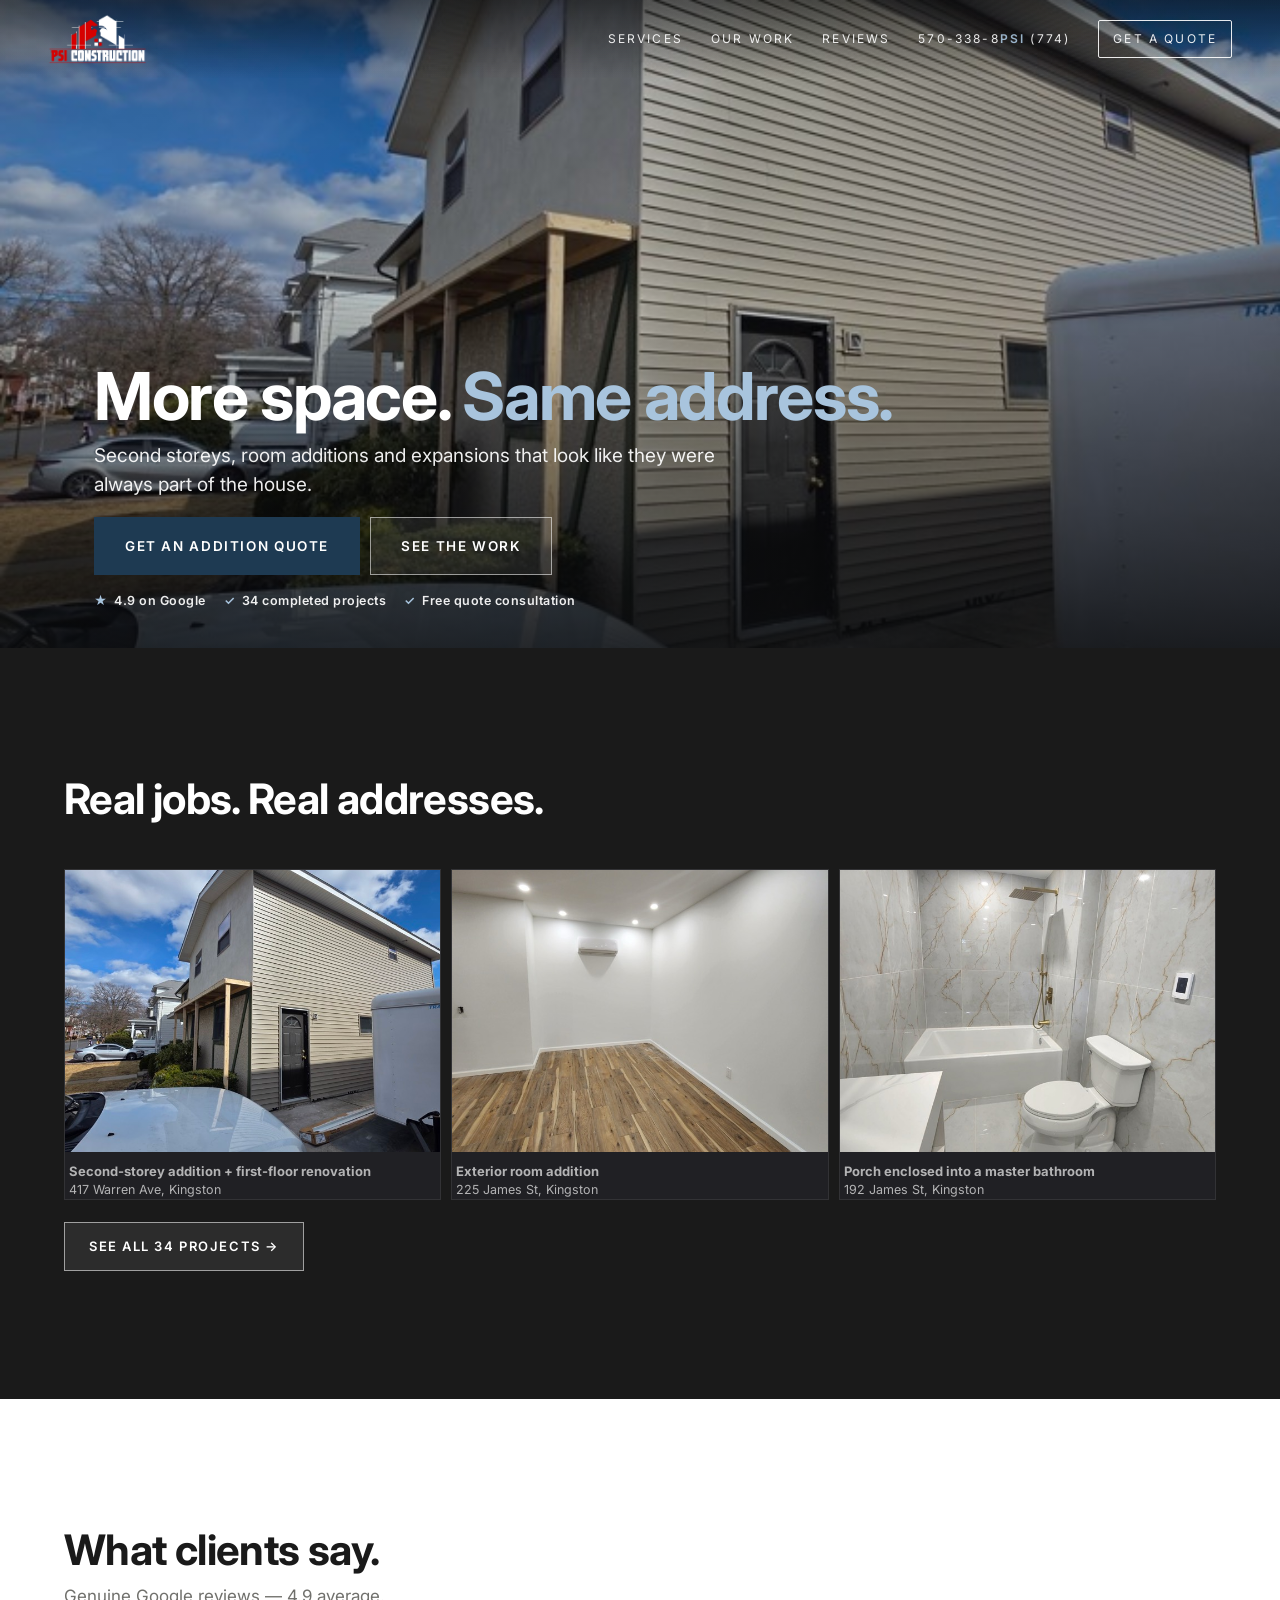
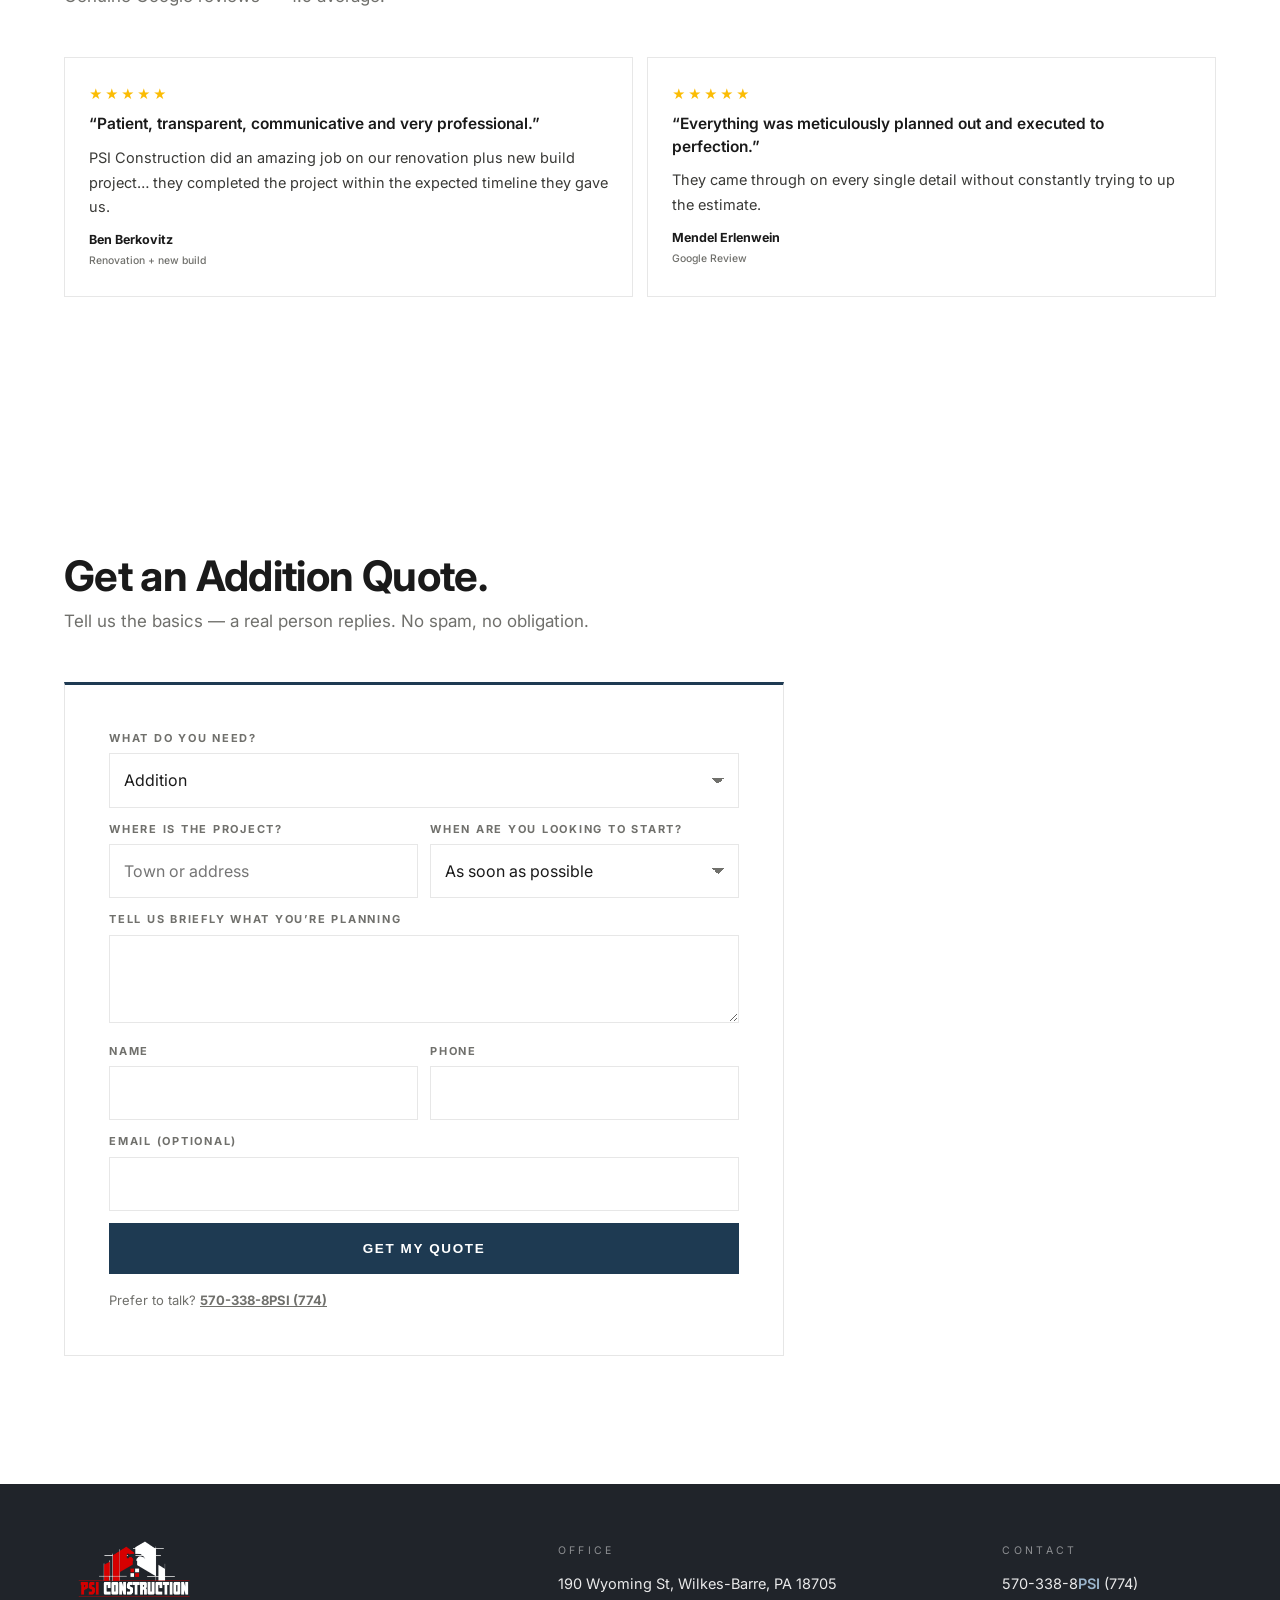
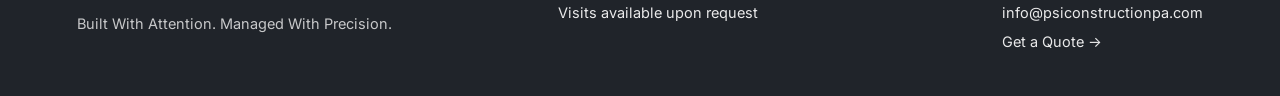
<file: additions/index.html>
<!doctype html>
<html lang="en">
<head>
  <meta charset="utf-8">
  <meta name="viewport" content="width=device-width, initial-scale=1">
  <title>Home Additions — PSI Construction</title>
  <meta name="description" content="Home additions in Kingston & Wilkes-Barre, PA by PSI Construction — second storeys, room additions, in-law suites. Free quote.">
    <link rel="icon" type="image/png" href="../assets/logo/favicon.png">
  <meta property="og:type" content="website">
  <meta property="og:site_name" content="PSI Construction">
  <meta property="og:title" content="Additions — PSI Construction">
  <meta property="og:description" content="Real PSI projects in Kingston & Wilkes-Barre, PA. Free quote consultation.">
  <meta property="og:image" content="https://elsiaa.github.io/psi-website/assets/opt/hero-1600.jpg">
  <meta property="og:url" content="https://elsiaa.github.io/psi-website/additions/">
  <meta name="twitter:card" content="summary_large_image">
  <link rel="preload" as="image" href="../assets/opt/417warren-27.jpg">
    <link rel="preconnect" href="https://fonts.googleapis.com">
  <link rel="preconnect" href="https://fonts.gstatic.com" crossorigin>
  <link href="https://fonts.googleapis.com/css2?family=Inter:wght@400;500;600;700&display=swap" rel="stylesheet">
<link rel="stylesheet" href="../css/site.css?v=map2">
</head>
<body class="has-stickybar">

  <nav class="nav" id="topNav" aria-label="Primary">
    <a class="nav__brand" href="../index.html" aria-label="PSI Construction — home">
      <img class="nav__logo nav__logo--onhero" src="../assets/logo/psi-logo-white.png"
           alt="PSI Construction" width="900" height="456">
      <img class="nav__logo nav__logo--onsolid" src="../assets/logo/psi-logo.png"
           alt="" aria-hidden="true" width="900" height="456">
    </a>
    <div class="nav__links">
      <a href="../index.html#need">Services</a>
      <a href="../work.html">Our Work</a>
      <a href="../index.html#reviews">Reviews</a>
      <a href="tel:5703388774">570-338-8<span class="tel-psi">PSI</span> (774)</a>
      <a class="nav__cta" href="#quote">Get a Quote</a>
    </div>
  </nav>

  <header class="fhero lp-hero">
    <img class="fhero__img" src="../assets/opt/417warren-27.jpg" alt="Second-storey addition by PSI, 417 Warren Avenue"
         fetchpriority="high" decoding="async">
    <div class="fhero__content">
      <h1 class="fhero__title">More space. <em>Same address.</em></h1>
      <p class="fhero__sub">Second storeys, room additions and expansions that look like they were always part of the house.</p>
      <div class="fhero__actions">
        <a class="btn btn--red btn--big" href="#quote">Get an Addition Quote</a>
        <a class="btn btn--white-ghost btn--big" href="#shots">See the Work</a>
      </div>
      <ul class="chips chips--stars">
        <li>4.9 on Google</li>
        <li>34 completed projects</li>
        <li>Free quote consultation</li>
      </ul>
    </div>
  </header>

  <section class="fsection fsection--dark" id="shots">
    <div class="fsection__inner">
      <div class="fsection__head reveal">
        <h2 class="fsection__title">Real jobs. Real addresses.</h2>
      </div>
      <div class="workstrip reveal">
        <figure>
          <img src="../assets/opt/417warren-27.jpg" alt="Second-storey addition + first-floor renovation" loading="lazy">
          <figcaption><strong>Second-storey addition + first-floor renovation</strong>417 Warren Ave, Kingston</figcaption>
        </figure>
        <figure>
          <img src="../assets/opt/225james-08.jpg" alt="Exterior room addition" loading="lazy">
          <figcaption><strong>Exterior room addition</strong>225 James St, Kingston</figcaption>
        </figure>
        <figure>
          <img src="../assets/opt/192james-after-01-overview.jpg" alt="Porch enclosed into a master bathroom" loading="lazy">
          <figcaption><strong>Porch enclosed into a master bathroom</strong>192 James St, Kingston</figcaption>
        </figure>
      </div>
      <div style="margin-top:22px" class="reveal">
        <a class="btn btn--white-ghost" href="../work.html">See All 34 Projects &rarr;</a>
      </div>
    </div>
  </section>

  <section class="fsection fsection--white">
    <div class="fsection__inner">
      <div class="fsection__head reveal">
        <h2 class="fsection__title">What clients say.</h2>
        <p class="fsection__sub">Genuine Google reviews &mdash; 4.9 average.</p>
      </div>
      <div class="rev-minis reveal">
        <article class="rev-mini">
          <div class="rev-mini__stars">&#9733;&#9733;&#9733;&#9733;&#9733;</div>
          <p class="rev-mini__hook">&ldquo;Patient, transparent, communicative and very professional.&rdquo;</p>
          <p class="rev-mini__text">PSI Construction did an amazing job on our renovation plus new build project… they completed the project within the expected timeline they gave us.</p>
          <p class="rev-mini__author">Ben Berkovitz<small>Renovation + new build</small></p>
        </article>
        <article class="rev-mini">
          <div class="rev-mini__stars">&#9733;&#9733;&#9733;&#9733;&#9733;</div>
          <p class="rev-mini__hook">&ldquo;Everything was meticulously planned out and executed to perfection.&rdquo;</p>
          <p class="rev-mini__text">They came through on every single detail without constantly trying to up the estimate.</p>
          <p class="rev-mini__author">Mendel Erlenwein<small>Google Review</small></p>
        </article>
      </div>
    </div>
  </section>

  <section class="fsection fsection--white" id="quote">
    <div class="fsection__inner">
      <div class="fsection__head reveal">
        <h2 class="fsection__title">Get an Addition Quote.</h2>
        <p class="fsection__sub">Tell us the basics &mdash; a real person replies. No spam, no obligation.</p>
      </div>
      <div class="quote-panel reveal">
        <form class="lead" novalidate>
          <div>
            <label for="q-need">What do you need?</label>
            <select id="q-need" name="need" required>
              <option>Kitchen</option>
              <option>Bathroom</option>
              <option selected>Addition</option>
              <option>Renovation</option>
              <option>New Construction</option>
              <option>Commercial</option>
              <option>Other</option>
            </select>
          </div>
          <div class="lead__row">
            <div>
              <label for="q-where">Where is the project?</label>
              <input id="q-where" name="where" type="text" autocomplete="address-level2" placeholder="Town or address">
            </div>
            <div>
              <label for="q-when">When are you looking to start?</label>
              <select id="q-when" name="when">
                <option>As soon as possible</option>
                <option>Within 1&ndash;3 months</option>
                <option>3&ndash;6 months out</option>
                <option>Just exploring</option>
              </select>
            </div>
          </div>
          <div>
            <label for="q-notes">Tell us briefly what you&rsquo;re planning</label>
            <textarea id="q-notes" name="notes"></textarea>
          </div>
          <div class="lead__row">
            <div>
              <label for="q-name">Name</label>
              <input id="q-name" name="name" type="text" autocomplete="name" required>
            </div>
            <div>
              <label for="q-phone">Phone</label>
              <input id="q-phone" name="phone" type="tel" autocomplete="tel" required>
            </div>
          </div>
          <div>
            <label for="q-email">Email (optional)</label>
            <input id="q-email" name="email" type="email" autocomplete="email">
          </div>
          <p class="lead__error" hidden></p>
          <button class="btn btn--red btn--big" type="submit">Get My Quote</button>
          <p class="lead__done" hidden>Your email app should have opened with everything filled in &mdash; just press send. Prefer to talk? Call us below.</p>
          <p class="lead__alt">Prefer to talk? <a href="tel:5703388774">570-338-8PSI (774)</a></p>
        </form>
      </div>
    </div>
  </section>

  <footer class="footer">
    <div class="footer__inner">
      <div>
        <img class="footer__logo" src="../assets/logo/psi-logo-white.png"
             alt="PSI Construction" width="900" height="456" loading="lazy">
        <p class="footer__tagline">Built With Attention. Managed With Precision.</p>
      </div>
      <div class="footer__col">
        <p class="eyebrow">Office</p>
        190 Wyoming St, Wilkes-Barre, PA 18705<br>
        Visits available upon request
      </div>
      <div class="footer__col">
        <p class="eyebrow">Contact</p>
        <a href="tel:5703388774">570-338-8<span class="tel-psi">PSI</span> (774)</a><br>
        <a href="mailto:info@psiconstructionpa.com">info@psiconstructionpa.com</a><br>
        <a href="#quote">Get a Quote &rarr;</a>
      </div>
    </div>
  </footer>

  <div class="stickybar" aria-label="Quick actions">
    <a href="tel:5703388774">Call PSI</a>
    <a href="#quote">Get a Quote</a>
  </div>

  <script src="../js/funnel.js?v=fb2" defer></script>
</body>
</html>
</file>
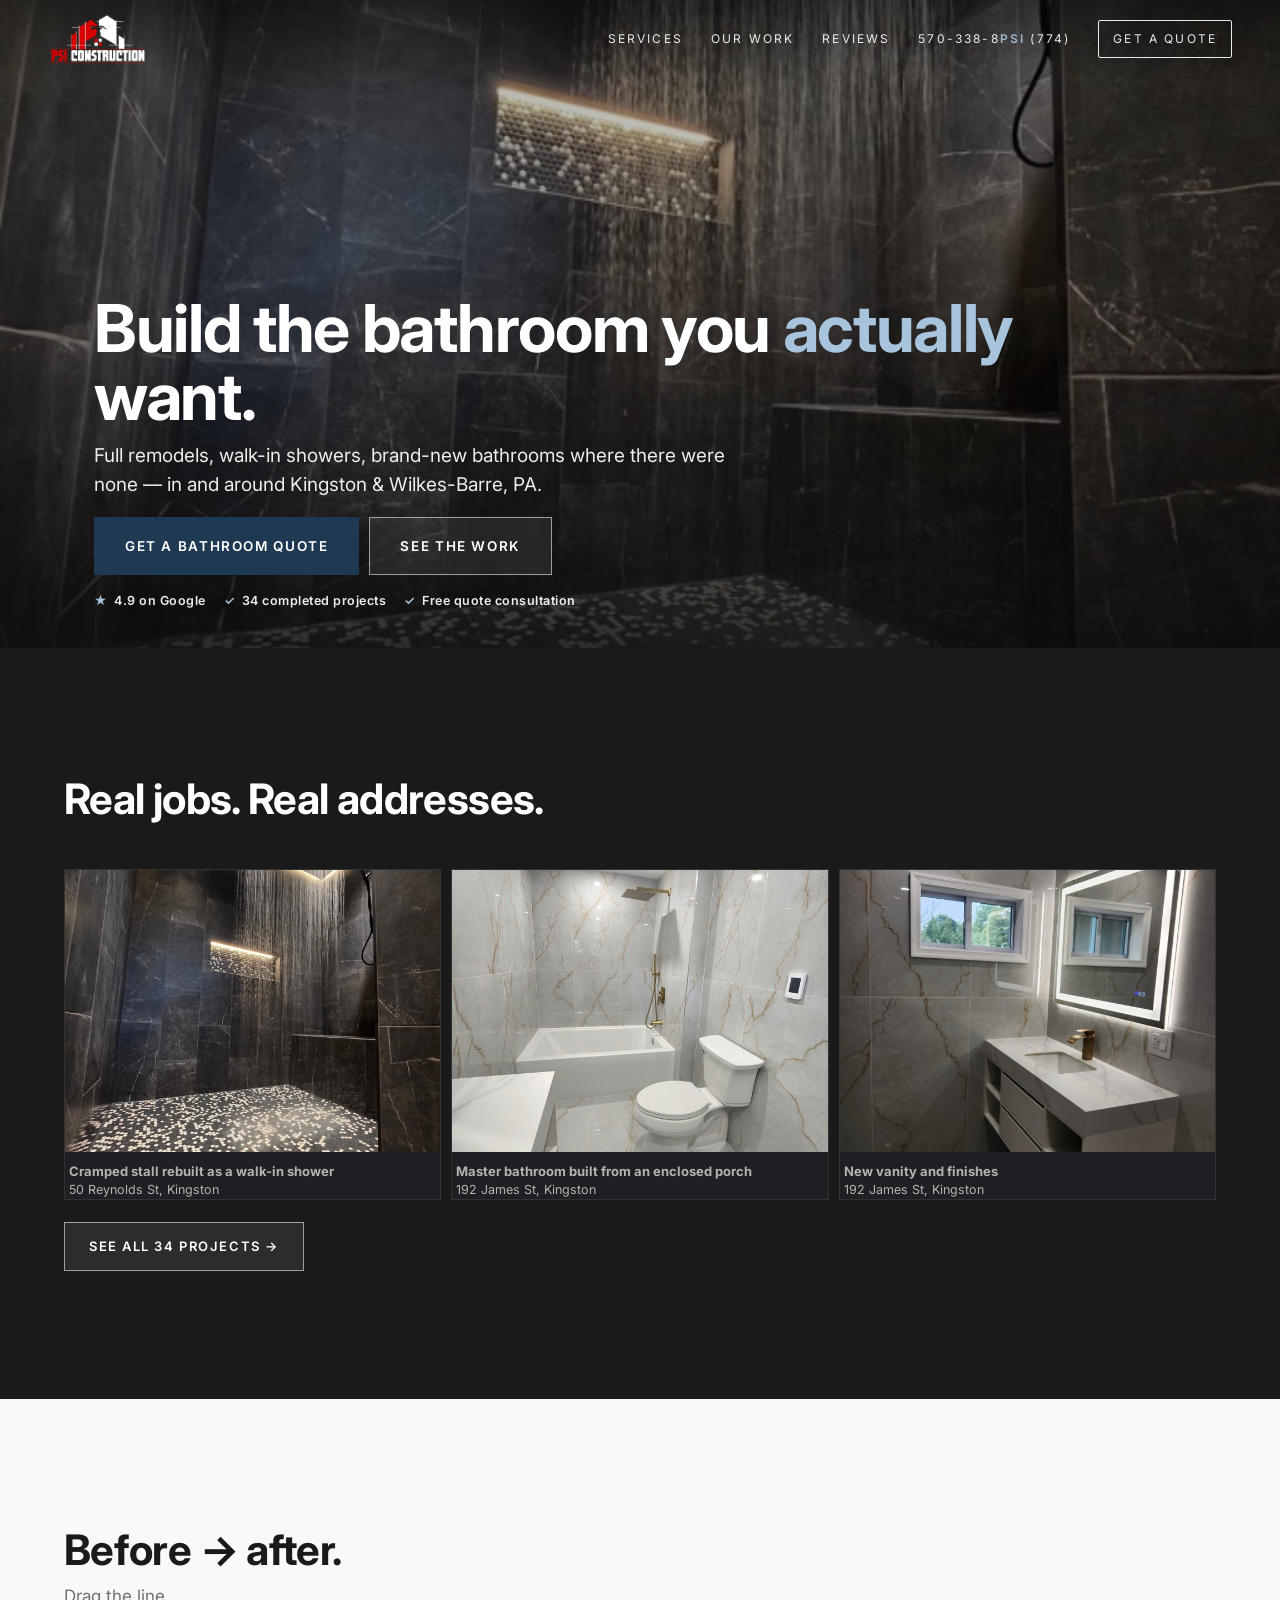
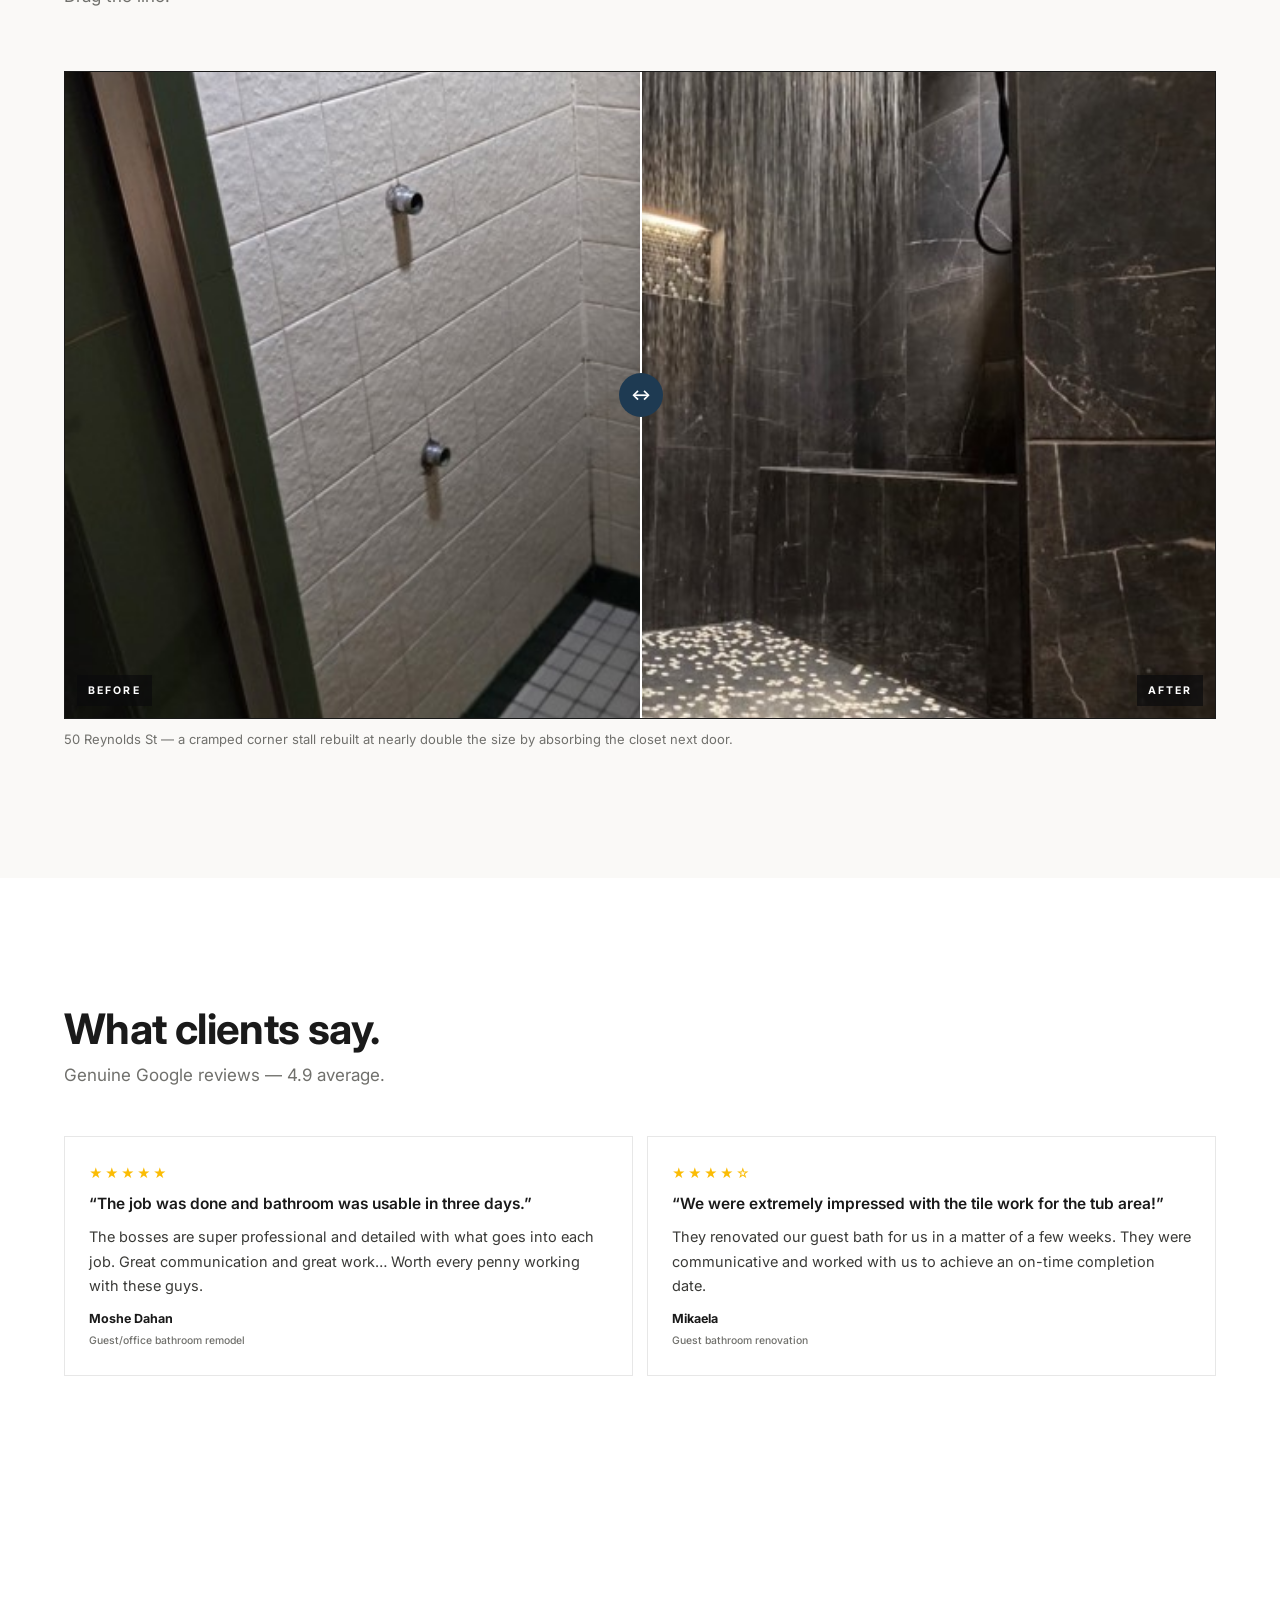
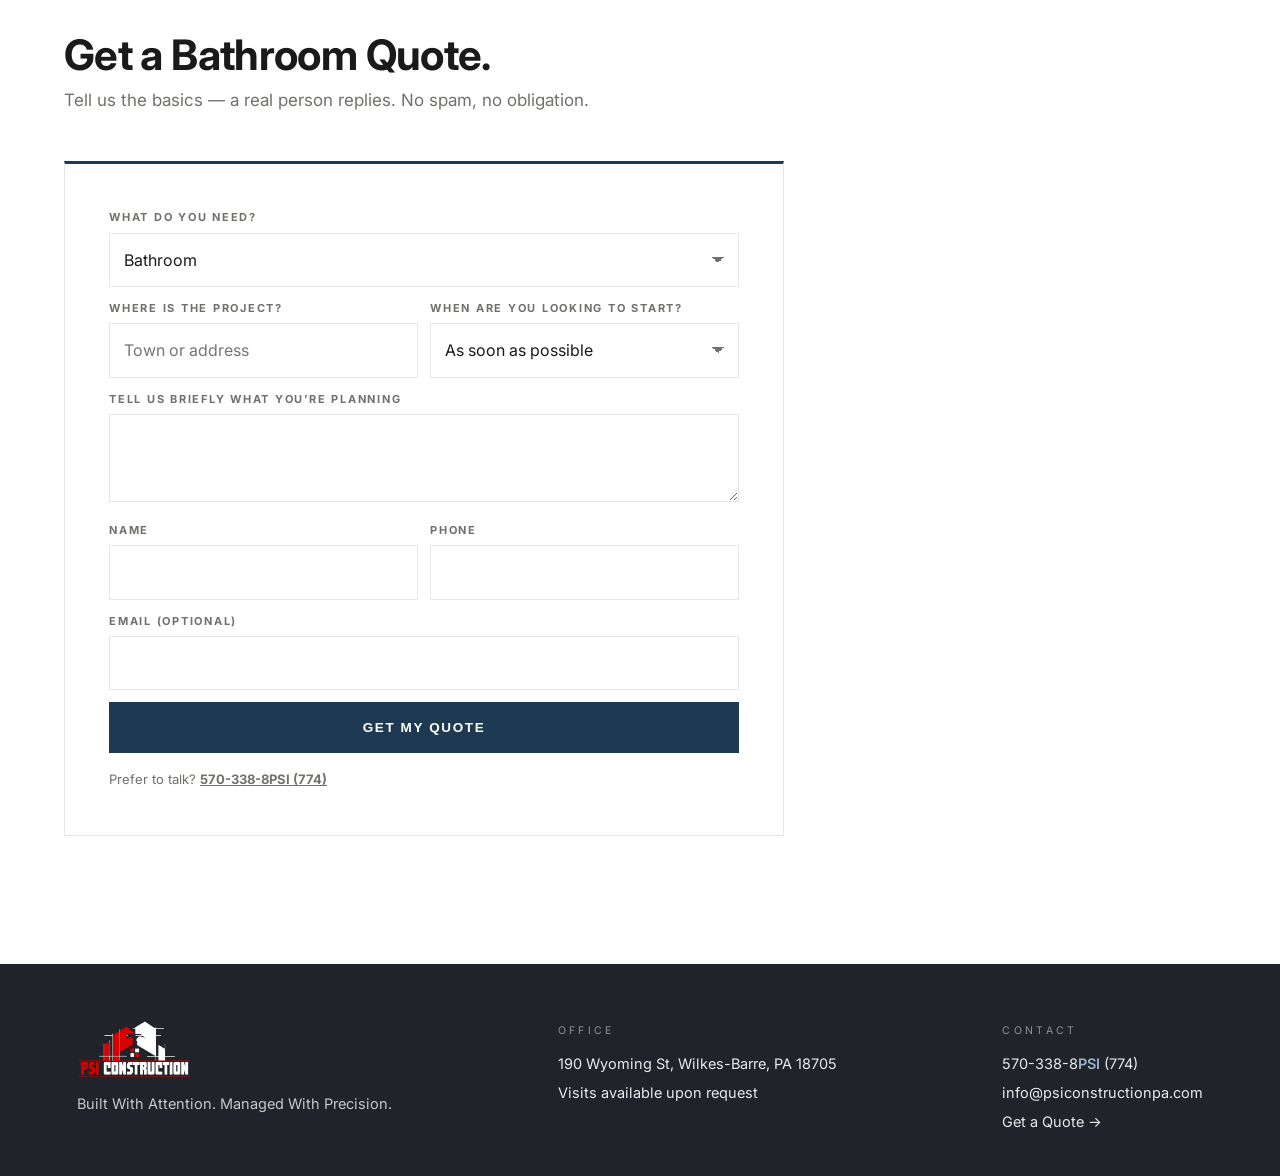
<file: bathrooms/index.html>
<!doctype html>
<html lang="en">
<head>
  <meta charset="utf-8">
  <meta name="viewport" content="width=device-width, initial-scale=1">
  <title>Bathroom Remodeling — PSI Construction</title>
  <meta name="description" content="Bathroom remodels in Kingston & Wilkes-Barre, PA by PSI Construction. Walk-in showers, full guts, new bathrooms. Free quote.">
    <link rel="icon" type="image/png" href="../assets/logo/favicon.png">
  <meta property="og:type" content="website">
  <meta property="og:site_name" content="PSI Construction">
  <meta property="og:title" content="Bathrooms — PSI Construction">
  <meta property="og:description" content="Real PSI projects in Kingston & Wilkes-Barre, PA. Free quote consultation.">
  <meta property="og:image" content="https://elsiaa.github.io/psi-website/assets/opt/hero-1600.jpg">
  <meta property="og:url" content="https://elsiaa.github.io/psi-website/bathrooms/">
  <meta name="twitter:card" content="summary_large_image">
  <link rel="preload" as="image" href="../assets/opt/50reynolds-after-01-running.jpg">
    <link rel="preconnect" href="https://fonts.googleapis.com">
  <link rel="preconnect" href="https://fonts.gstatic.com" crossorigin>
  <link href="https://fonts.googleapis.com/css2?family=Inter:wght@400;500;600;700&display=swap" rel="stylesheet">
<link rel="stylesheet" href="../css/site.css?v=map2">
</head>
<body class="has-stickybar">

  <nav class="nav" id="topNav" aria-label="Primary">
    <a class="nav__brand" href="../index.html" aria-label="PSI Construction — home">
      <img class="nav__logo nav__logo--onhero" src="../assets/logo/psi-logo-white.png"
           alt="PSI Construction" width="900" height="456">
      <img class="nav__logo nav__logo--onsolid" src="../assets/logo/psi-logo.png"
           alt="" aria-hidden="true" width="900" height="456">
    </a>
    <div class="nav__links">
      <a href="../index.html#need">Services</a>
      <a href="../work.html">Our Work</a>
      <a href="../index.html#reviews">Reviews</a>
      <a href="tel:5703388774">570-338-8<span class="tel-psi">PSI</span> (774)</a>
      <a class="nav__cta" href="#quote">Get a Quote</a>
    </div>
  </nav>

  <header class="fhero lp-hero">
    <img class="fhero__img" src="../assets/opt/50reynolds-after-01-running.jpg" alt="Walk-in shower built by PSI, 50 Reynolds Street"
         fetchpriority="high" decoding="async">
    <div class="fhero__content">
      <h1 class="fhero__title">Build the bathroom you <em>actually</em> want.</h1>
      <p class="fhero__sub">Full remodels, walk-in showers, brand-new bathrooms where there were none — in and around Kingston & Wilkes-Barre, PA.</p>
      <div class="fhero__actions">
        <a class="btn btn--red btn--big" href="#quote">Get a Bathroom Quote</a>
        <a class="btn btn--white-ghost btn--big" href="#shots">See the Work</a>
      </div>
      <ul class="chips chips--stars">
        <li>4.9 on Google</li>
        <li>34 completed projects</li>
        <li>Free quote consultation</li>
      </ul>
    </div>
  </header>

  <section class="fsection fsection--dark" id="shots">
    <div class="fsection__inner">
      <div class="fsection__head reveal">
        <h2 class="fsection__title">Real jobs. Real addresses.</h2>
      </div>
      <div class="workstrip reveal">
        <figure>
          <img src="../assets/opt/50reynolds-after-01-running.jpg" alt="Cramped stall rebuilt as a walk-in shower" loading="lazy">
          <figcaption><strong>Cramped stall rebuilt as a walk-in shower</strong>50 Reynolds St, Kingston</figcaption>
        </figure>
        <figure>
          <img src="../assets/opt/192james-after-01-overview.jpg" alt="Master bathroom built from an enclosed porch" loading="lazy">
          <figcaption><strong>Master bathroom built from an enclosed porch</strong>192 James St, Kingston</figcaption>
        </figure>
        <figure>
          <img src="../assets/opt/192james-after-03-vanity.jpg" alt="New vanity and finishes" loading="lazy">
          <figcaption><strong>New vanity and finishes</strong>192 James St, Kingston</figcaption>
        </figure>
      </div>
      <div style="margin-top:22px" class="reveal">
        <a class="btn btn--white-ghost" href="../work.html">See All 34 Projects &rarr;</a>
      </div>
    </div>
  </section>

  <section class="fsection">
    <div class="fsection__inner">
      <div class="fsection__head reveal">
        <h2 class="fsection__title">Before &rarr; after.</h2>
        <p class="fsection__sub">Drag the line.</p>
      </div>
      <div class="ba reveal" data-sets='[{"label": "Shower", "b": "../assets/opt/50reynolds-before-shower.jpg", "a": "../assets/opt/50reynolds-after-01-running.jpg", "cap": "50 Reynolds St \u2014 a cramped corner stall rebuilt at nearly double the size by absorbing the closet next door."}]'>
        <div class="ba__tabs"></div>
        <div class="ba__frame">
          <img class="ba__img ba__img--before" alt="Before">
          <img class="ba__img ba__img--after" alt="After">
          <div class="ba__divider"><span class="ba__handle">&#8596;</span></div>
          <span class="ba__label ba__label--before">Before</span>
          <span class="ba__label ba__label--after">After</span>
        </div>
        <p class="ba__caption"></p>
      </div>
    </div>
  </section>
  <section class="fsection fsection--white">
    <div class="fsection__inner">
      <div class="fsection__head reveal">
        <h2 class="fsection__title">What clients say.</h2>
        <p class="fsection__sub">Genuine Google reviews &mdash; 4.9 average.</p>
      </div>
      <div class="rev-minis reveal">
        <article class="rev-mini">
          <div class="rev-mini__stars">&#9733;&#9733;&#9733;&#9733;&#9733;</div>
          <p class="rev-mini__hook">&ldquo;The job was done and bathroom was usable in three days.&rdquo;</p>
          <p class="rev-mini__text">The bosses are super professional and detailed with what goes into each job. Great communication and great work… Worth every penny working with these guys.</p>
          <p class="rev-mini__author">Moshe Dahan<small>Guest/office bathroom remodel</small></p>
        </article>
        <article class="rev-mini">
          <div class="rev-mini__stars">&#9733;&#9733;&#9733;&#9733;&#9734;</div>
          <p class="rev-mini__hook">&ldquo;We were extremely impressed with the tile work for the tub area!&rdquo;</p>
          <p class="rev-mini__text">They renovated our guest bath for us in a matter of a few weeks. They were communicative and worked with us to achieve an on-time completion date.</p>
          <p class="rev-mini__author">Mikaela<small>Guest bathroom renovation</small></p>
        </article>
      </div>
    </div>
  </section>

  <section class="fsection fsection--white" id="quote">
    <div class="fsection__inner">
      <div class="fsection__head reveal">
        <h2 class="fsection__title">Get a Bathroom Quote.</h2>
        <p class="fsection__sub">Tell us the basics &mdash; a real person replies. No spam, no obligation.</p>
      </div>
      <div class="quote-panel reveal">
        <form class="lead" novalidate>
          <div>
            <label for="q-need">What do you need?</label>
            <select id="q-need" name="need" required>
              <option>Kitchen</option>
              <option selected>Bathroom</option>
              <option>Addition</option>
              <option>Renovation</option>
              <option>New Construction</option>
              <option>Commercial</option>
              <option>Other</option>
            </select>
          </div>
          <div class="lead__row">
            <div>
              <label for="q-where">Where is the project?</label>
              <input id="q-where" name="where" type="text" autocomplete="address-level2" placeholder="Town or address">
            </div>
            <div>
              <label for="q-when">When are you looking to start?</label>
              <select id="q-when" name="when">
                <option>As soon as possible</option>
                <option>Within 1&ndash;3 months</option>
                <option>3&ndash;6 months out</option>
                <option>Just exploring</option>
              </select>
            </div>
          </div>
          <div>
            <label for="q-notes">Tell us briefly what you&rsquo;re planning</label>
            <textarea id="q-notes" name="notes"></textarea>
          </div>
          <div class="lead__row">
            <div>
              <label for="q-name">Name</label>
              <input id="q-name" name="name" type="text" autocomplete="name" required>
            </div>
            <div>
              <label for="q-phone">Phone</label>
              <input id="q-phone" name="phone" type="tel" autocomplete="tel" required>
            </div>
          </div>
          <div>
            <label for="q-email">Email (optional)</label>
            <input id="q-email" name="email" type="email" autocomplete="email">
          </div>
          <p class="lead__error" hidden></p>
          <button class="btn btn--red btn--big" type="submit">Get My Quote</button>
          <p class="lead__done" hidden>Your email app should have opened with everything filled in &mdash; just press send. Prefer to talk? Call us below.</p>
          <p class="lead__alt">Prefer to talk? <a href="tel:5703388774">570-338-8PSI (774)</a></p>
        </form>
      </div>
    </div>
  </section>

  <footer class="footer">
    <div class="footer__inner">
      <div>
        <img class="footer__logo" src="../assets/logo/psi-logo-white.png"
             alt="PSI Construction" width="900" height="456" loading="lazy">
        <p class="footer__tagline">Built With Attention. Managed With Precision.</p>
      </div>
      <div class="footer__col">
        <p class="eyebrow">Office</p>
        190 Wyoming St, Wilkes-Barre, PA 18705<br>
        Visits available upon request
      </div>
      <div class="footer__col">
        <p class="eyebrow">Contact</p>
        <a href="tel:5703388774">570-338-8<span class="tel-psi">PSI</span> (774)</a><br>
        <a href="mailto:info@psiconstructionpa.com">info@psiconstructionpa.com</a><br>
        <a href="#quote">Get a Quote &rarr;</a>
      </div>
    </div>
  </footer>

  <div class="stickybar" aria-label="Quick actions">
    <a href="tel:5703388774">Call PSI</a>
    <a href="#quote">Get a Quote</a>
  </div>

  <script src="../js/funnel.js?v=fb2" defer></script>
</body>
</html>
</file>
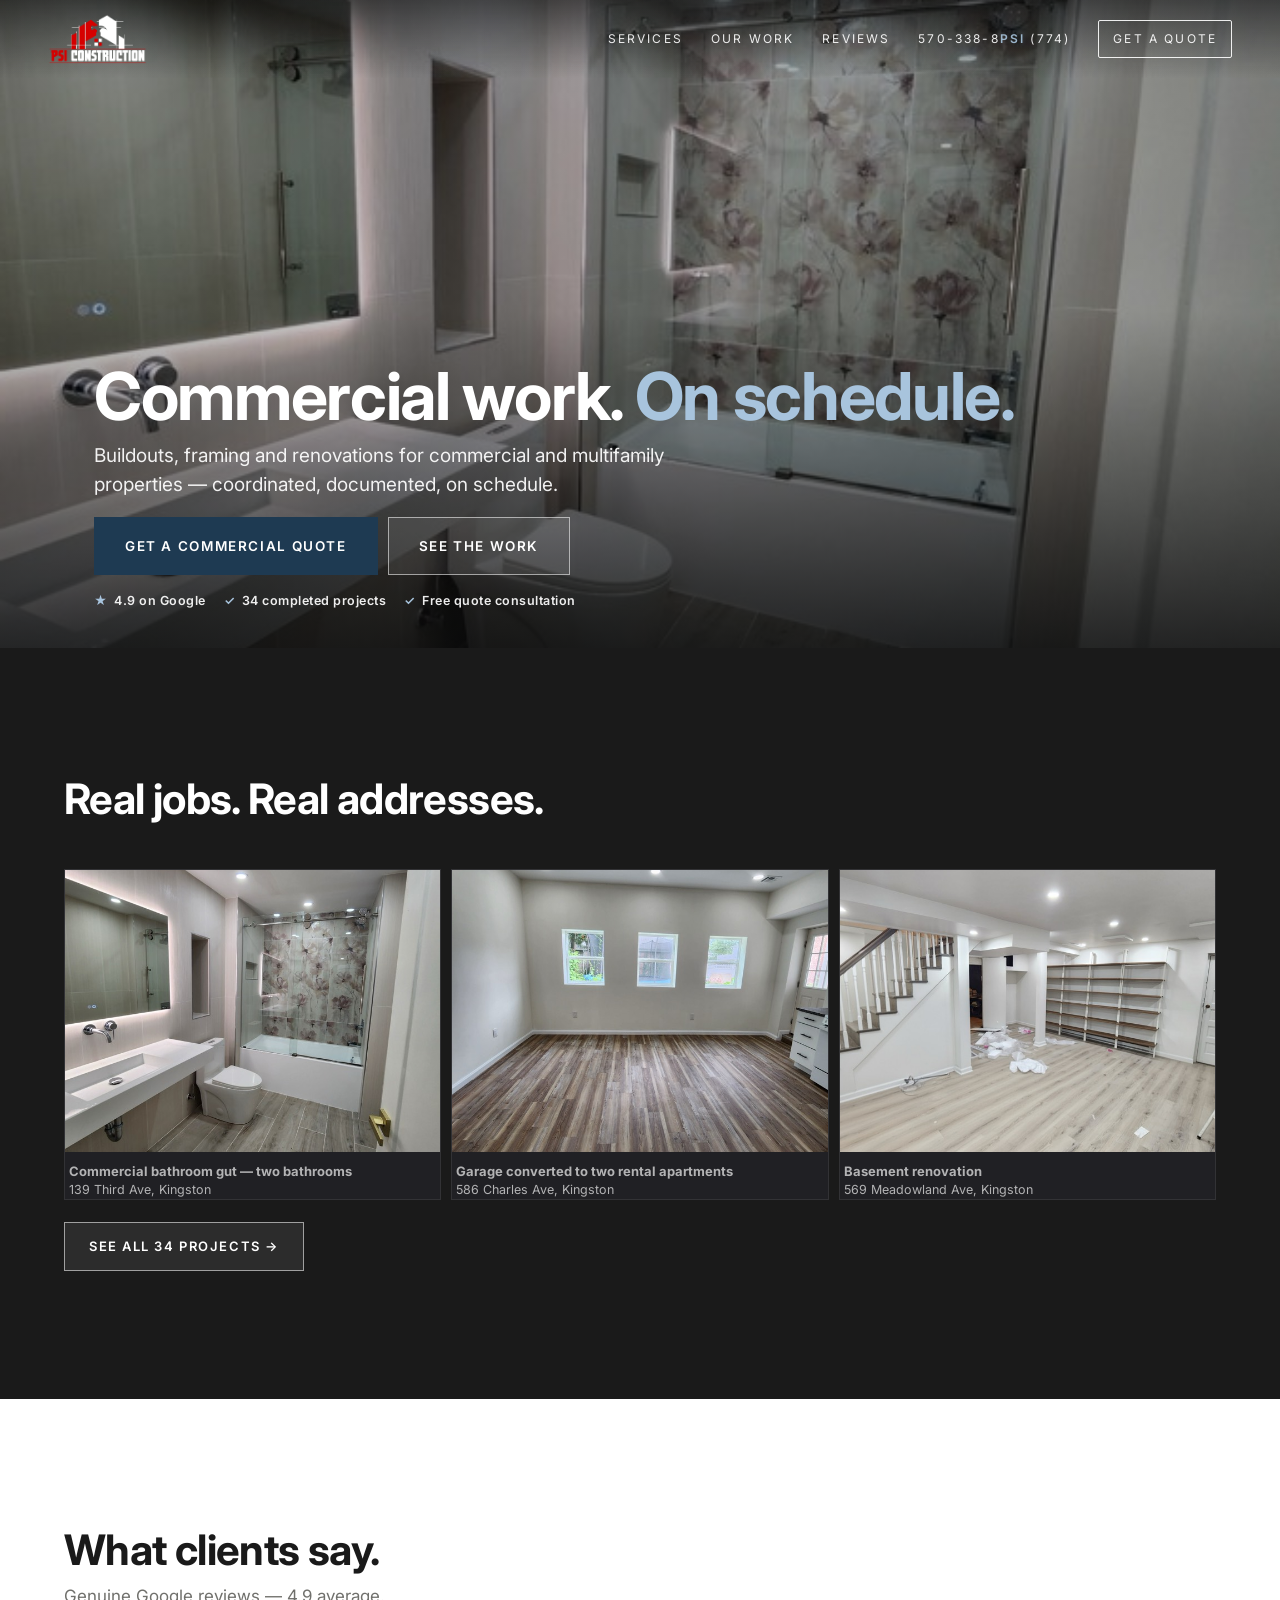
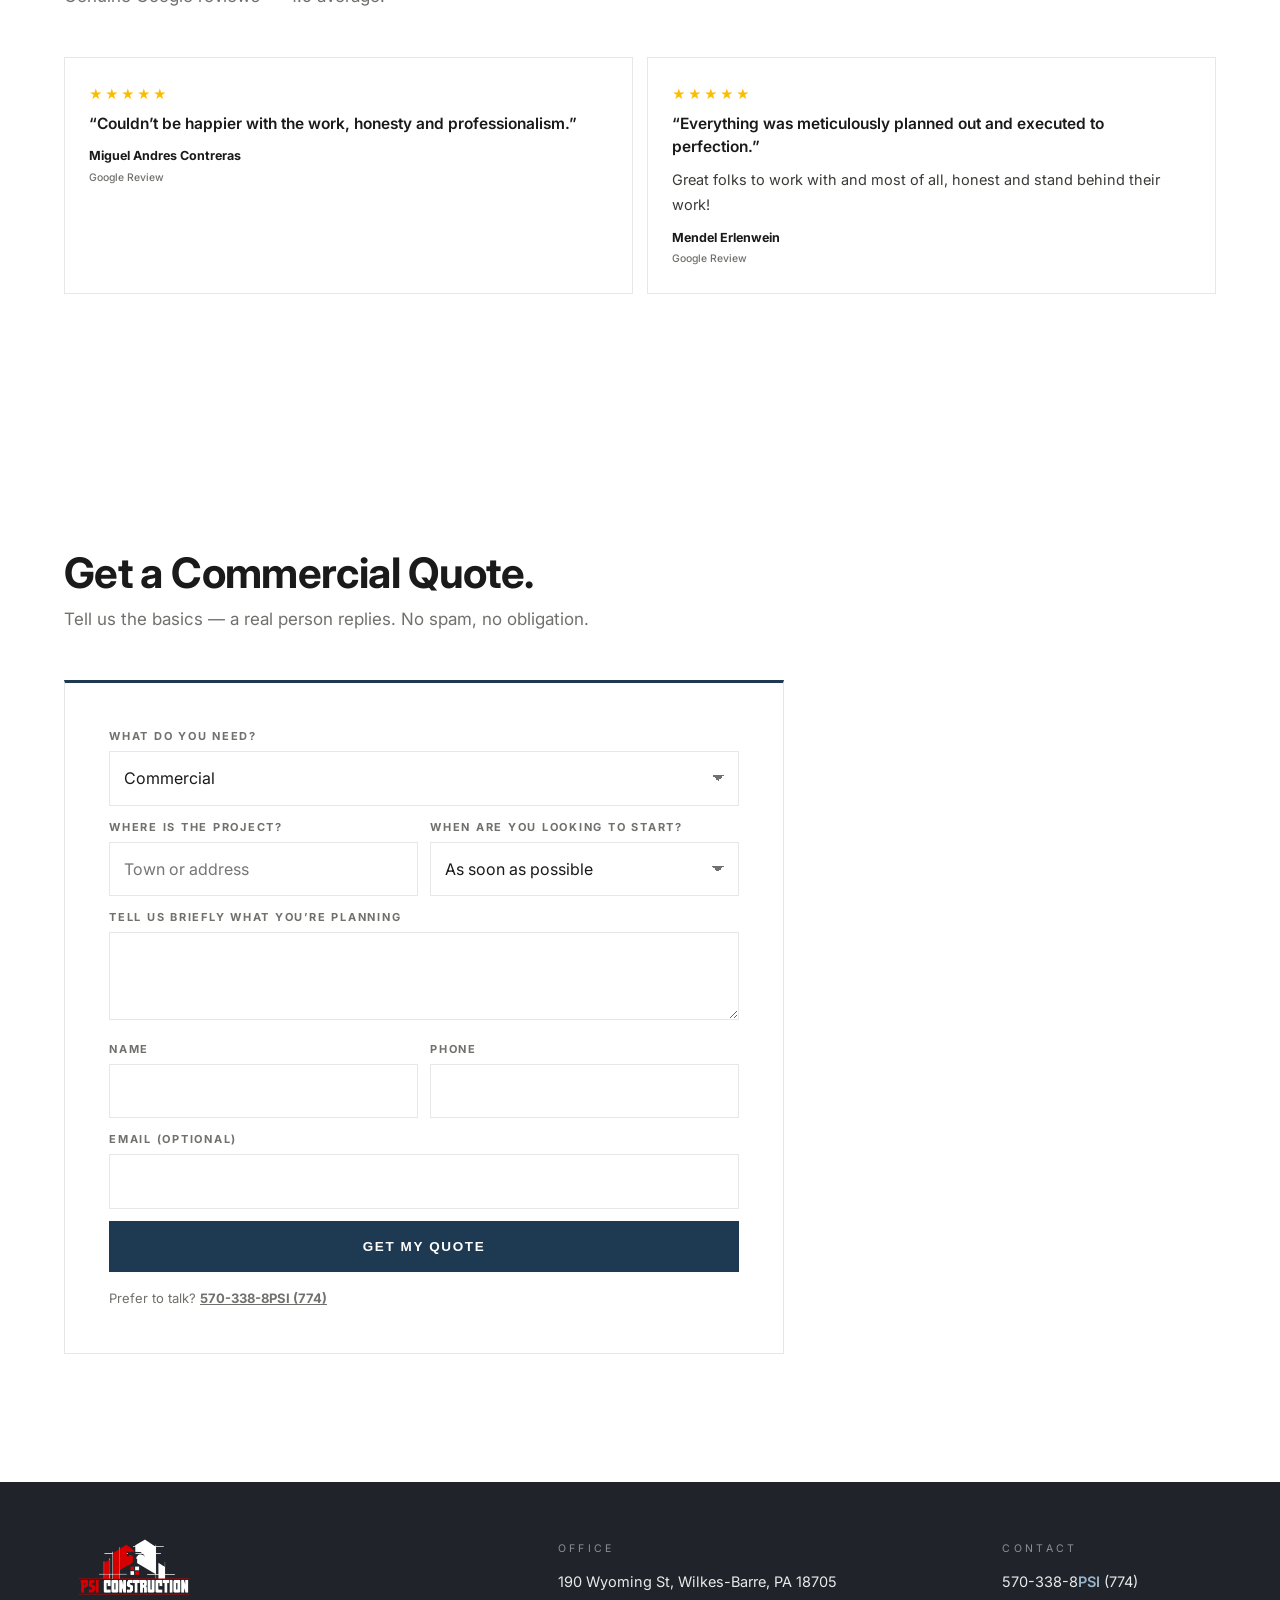
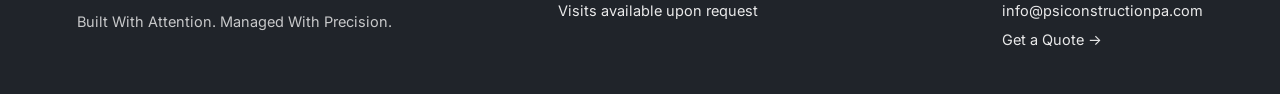
<file: commercial/index.html>
<!doctype html>
<html lang="en">
<head>
  <meta charset="utf-8">
  <meta name="viewport" content="width=device-width, initial-scale=1">
  <title>Commercial Construction — PSI Construction</title>
  <meta name="description" content="Commercial construction and buildouts in Kingston & Wilkes-Barre, PA by PSI Construction — on schedule, coordinated, documented.">
    <link rel="icon" type="image/png" href="../assets/logo/favicon.png">
  <meta property="og:type" content="website">
  <meta property="og:site_name" content="PSI Construction">
  <meta property="og:title" content="Commercial — PSI Construction">
  <meta property="og:description" content="Real PSI projects in Kingston & Wilkes-Barre, PA. Free quote consultation.">
  <meta property="og:image" content="https://elsiaa.github.io/psi-website/assets/opt/hero-1600.jpg">
  <meta property="og:url" content="https://elsiaa.github.io/psi-website/commercial/">
  <meta name="twitter:card" content="summary_large_image">
  <link rel="preload" as="image" href="../assets/opt/139third-16.jpg">
    <link rel="preconnect" href="https://fonts.googleapis.com">
  <link rel="preconnect" href="https://fonts.gstatic.com" crossorigin>
  <link href="https://fonts.googleapis.com/css2?family=Inter:wght@400;500;600;700&display=swap" rel="stylesheet">
<link rel="stylesheet" href="../css/site.css?v=map2">
</head>
<body class="has-stickybar">

  <nav class="nav" id="topNav" aria-label="Primary">
    <a class="nav__brand" href="../index.html" aria-label="PSI Construction — home">
      <img class="nav__logo nav__logo--onhero" src="../assets/logo/psi-logo-white.png"
           alt="PSI Construction" width="900" height="456">
      <img class="nav__logo nav__logo--onsolid" src="../assets/logo/psi-logo.png"
           alt="" aria-hidden="true" width="900" height="456">
    </a>
    <div class="nav__links">
      <a href="../index.html#need">Services</a>
      <a href="../work.html">Our Work</a>
      <a href="../index.html#reviews">Reviews</a>
      <a href="tel:5703388774">570-338-8<span class="tel-psi">PSI</span> (774)</a>
      <a class="nav__cta" href="#quote">Get a Quote</a>
    </div>
  </nav>

  <header class="fhero lp-hero">
    <img class="fhero__img" src="../assets/opt/139third-16.jpg" alt="Commercial bathroom rebuilt by PSI, 139 Third Avenue"
         fetchpriority="high" decoding="async">
    <div class="fhero__content">
      <h1 class="fhero__title">Commercial work. <em>On schedule.</em></h1>
      <p class="fhero__sub">Buildouts, framing and renovations for commercial and multifamily properties — coordinated, documented, on schedule.</p>
      <div class="fhero__actions">
        <a class="btn btn--red btn--big" href="#quote">Get a Commercial Quote</a>
        <a class="btn btn--white-ghost btn--big" href="#shots">See the Work</a>
      </div>
      <ul class="chips chips--stars">
        <li>4.9 on Google</li>
        <li>34 completed projects</li>
        <li>Free quote consultation</li>
      </ul>
    </div>
  </header>

  <section class="fsection fsection--dark" id="shots">
    <div class="fsection__inner">
      <div class="fsection__head reveal">
        <h2 class="fsection__title">Real jobs. Real addresses.</h2>
      </div>
      <div class="workstrip reveal">
        <figure>
          <img src="../assets/opt/139third-16.jpg" alt="Commercial bathroom gut — two bathrooms" loading="lazy">
          <figcaption><strong>Commercial bathroom gut — two bathrooms</strong>139 Third Ave, Kingston</figcaption>
        </figure>
        <figure>
          <img src="../assets/opt/586charles-28.jpg" alt="Garage converted to two rental apartments" loading="lazy">
          <figcaption><strong>Garage converted to two rental apartments</strong>586 Charles Ave, Kingston</figcaption>
        </figure>
        <figure>
          <img src="../assets/opt/569meadowland-08.jpg" alt="Basement renovation" loading="lazy">
          <figcaption><strong>Basement renovation</strong>569 Meadowland Ave, Kingston</figcaption>
        </figure>
      </div>
      <div style="margin-top:22px" class="reveal">
        <a class="btn btn--white-ghost" href="../work.html">See All 34 Projects &rarr;</a>
      </div>
    </div>
  </section>

  <section class="fsection fsection--white">
    <div class="fsection__inner">
      <div class="fsection__head reveal">
        <h2 class="fsection__title">What clients say.</h2>
        <p class="fsection__sub">Genuine Google reviews &mdash; 4.9 average.</p>
      </div>
      <div class="rev-minis reveal">
        <article class="rev-mini">
          <div class="rev-mini__stars">&#9733;&#9733;&#9733;&#9733;&#9733;</div>
          <p class="rev-mini__hook">&ldquo;Couldn’t be happier with the work, honesty and professionalism.&rdquo;</p>
          
          <p class="rev-mini__author">Miguel Andres Contreras<small>Google Review</small></p>
        </article>
        <article class="rev-mini">
          <div class="rev-mini__stars">&#9733;&#9733;&#9733;&#9733;&#9733;</div>
          <p class="rev-mini__hook">&ldquo;Everything was meticulously planned out and executed to perfection.&rdquo;</p>
          <p class="rev-mini__text">Great folks to work with and most of all, honest and stand behind their work!</p>
          <p class="rev-mini__author">Mendel Erlenwein<small>Google Review</small></p>
        </article>
      </div>
    </div>
  </section>

  <section class="fsection fsection--white" id="quote">
    <div class="fsection__inner">
      <div class="fsection__head reveal">
        <h2 class="fsection__title">Get a Commercial Quote.</h2>
        <p class="fsection__sub">Tell us the basics &mdash; a real person replies. No spam, no obligation.</p>
      </div>
      <div class="quote-panel reveal">
        <form class="lead" novalidate>
          <div>
            <label for="q-need">What do you need?</label>
            <select id="q-need" name="need" required>
              <option>Kitchen</option>
              <option>Bathroom</option>
              <option>Addition</option>
              <option>Renovation</option>
              <option>New Construction</option>
              <option selected>Commercial</option>
              <option>Other</option>
            </select>
          </div>
          <div class="lead__row">
            <div>
              <label for="q-where">Where is the project?</label>
              <input id="q-where" name="where" type="text" autocomplete="address-level2" placeholder="Town or address">
            </div>
            <div>
              <label for="q-when">When are you looking to start?</label>
              <select id="q-when" name="when">
                <option>As soon as possible</option>
                <option>Within 1&ndash;3 months</option>
                <option>3&ndash;6 months out</option>
                <option>Just exploring</option>
              </select>
            </div>
          </div>
          <div>
            <label for="q-notes">Tell us briefly what you&rsquo;re planning</label>
            <textarea id="q-notes" name="notes"></textarea>
          </div>
          <div class="lead__row">
            <div>
              <label for="q-name">Name</label>
              <input id="q-name" name="name" type="text" autocomplete="name" required>
            </div>
            <div>
              <label for="q-phone">Phone</label>
              <input id="q-phone" name="phone" type="tel" autocomplete="tel" required>
            </div>
          </div>
          <div>
            <label for="q-email">Email (optional)</label>
            <input id="q-email" name="email" type="email" autocomplete="email">
          </div>
          <p class="lead__error" hidden></p>
          <button class="btn btn--red btn--big" type="submit">Get My Quote</button>
          <p class="lead__done" hidden>Your email app should have opened with everything filled in &mdash; just press send. Prefer to talk? Call us below.</p>
          <p class="lead__alt">Prefer to talk? <a href="tel:5703388774">570-338-8PSI (774)</a></p>
        </form>
      </div>
    </div>
  </section>

  <footer class="footer">
    <div class="footer__inner">
      <div>
        <img class="footer__logo" src="../assets/logo/psi-logo-white.png"
             alt="PSI Construction" width="900" height="456" loading="lazy">
        <p class="footer__tagline">Built With Attention. Managed With Precision.</p>
      </div>
      <div class="footer__col">
        <p class="eyebrow">Office</p>
        190 Wyoming St, Wilkes-Barre, PA 18705<br>
        Visits available upon request
      </div>
      <div class="footer__col">
        <p class="eyebrow">Contact</p>
        <a href="tel:5703388774">570-338-8<span class="tel-psi">PSI</span> (774)</a><br>
        <a href="mailto:info@psiconstructionpa.com">info@psiconstructionpa.com</a><br>
        <a href="#quote">Get a Quote &rarr;</a>
      </div>
    </div>
  </footer>

  <div class="stickybar" aria-label="Quick actions">
    <a href="tel:5703388774">Call PSI</a>
    <a href="#quote">Get a Quote</a>
  </div>

  <script src="../js/funnel.js?v=fb2" defer></script>
</body>
</html>
</file>
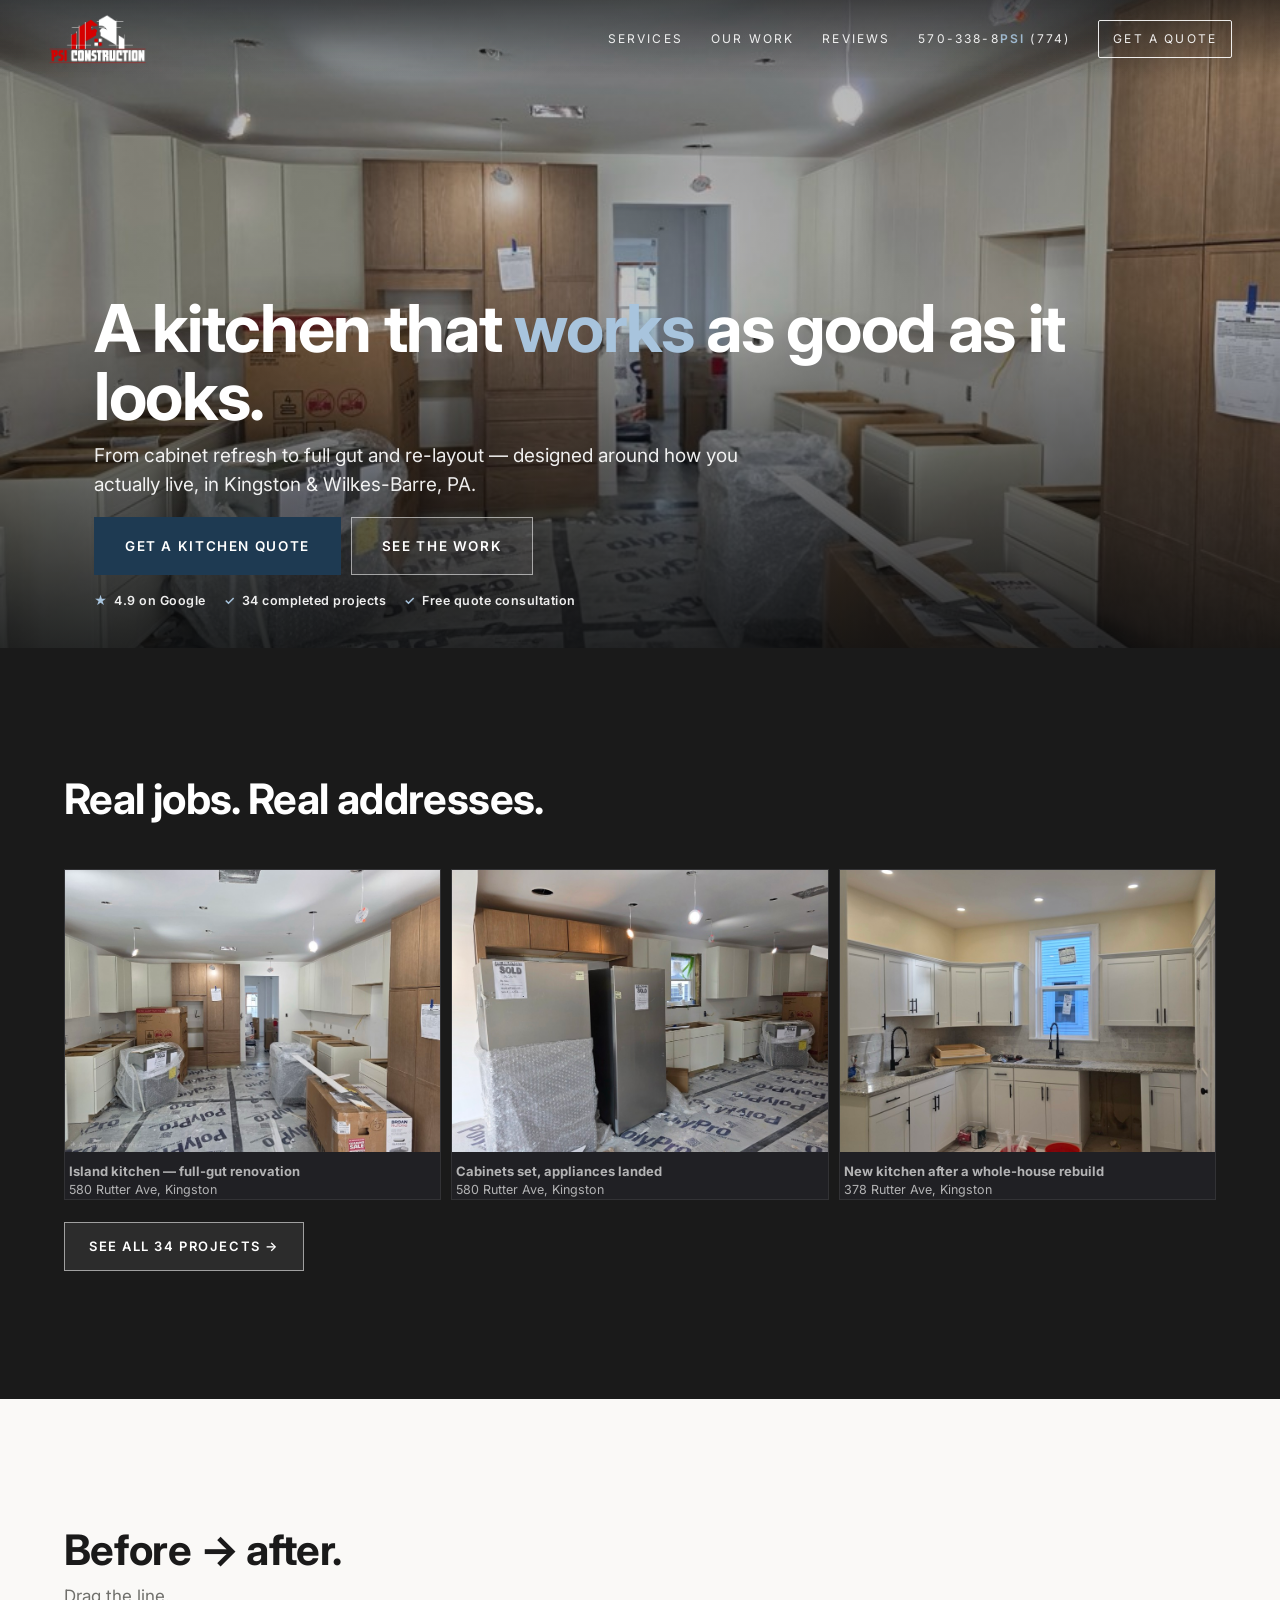
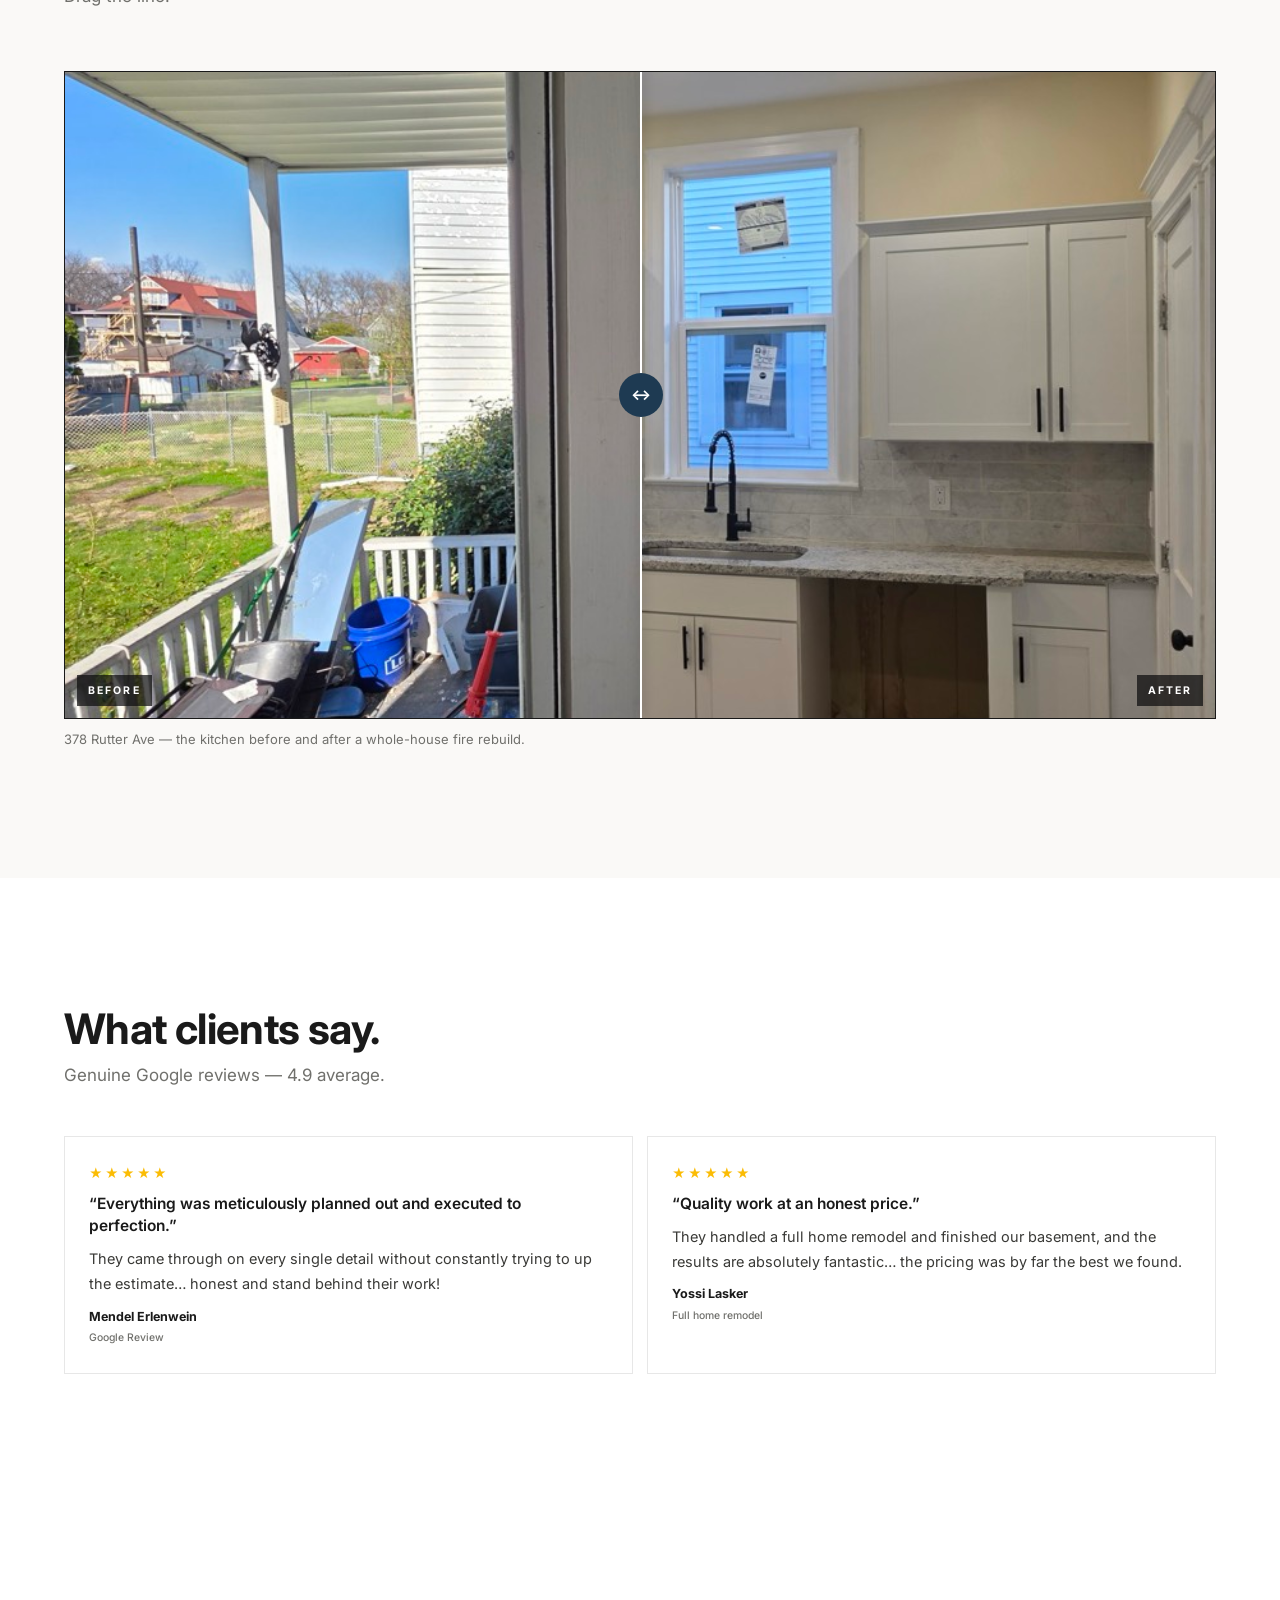
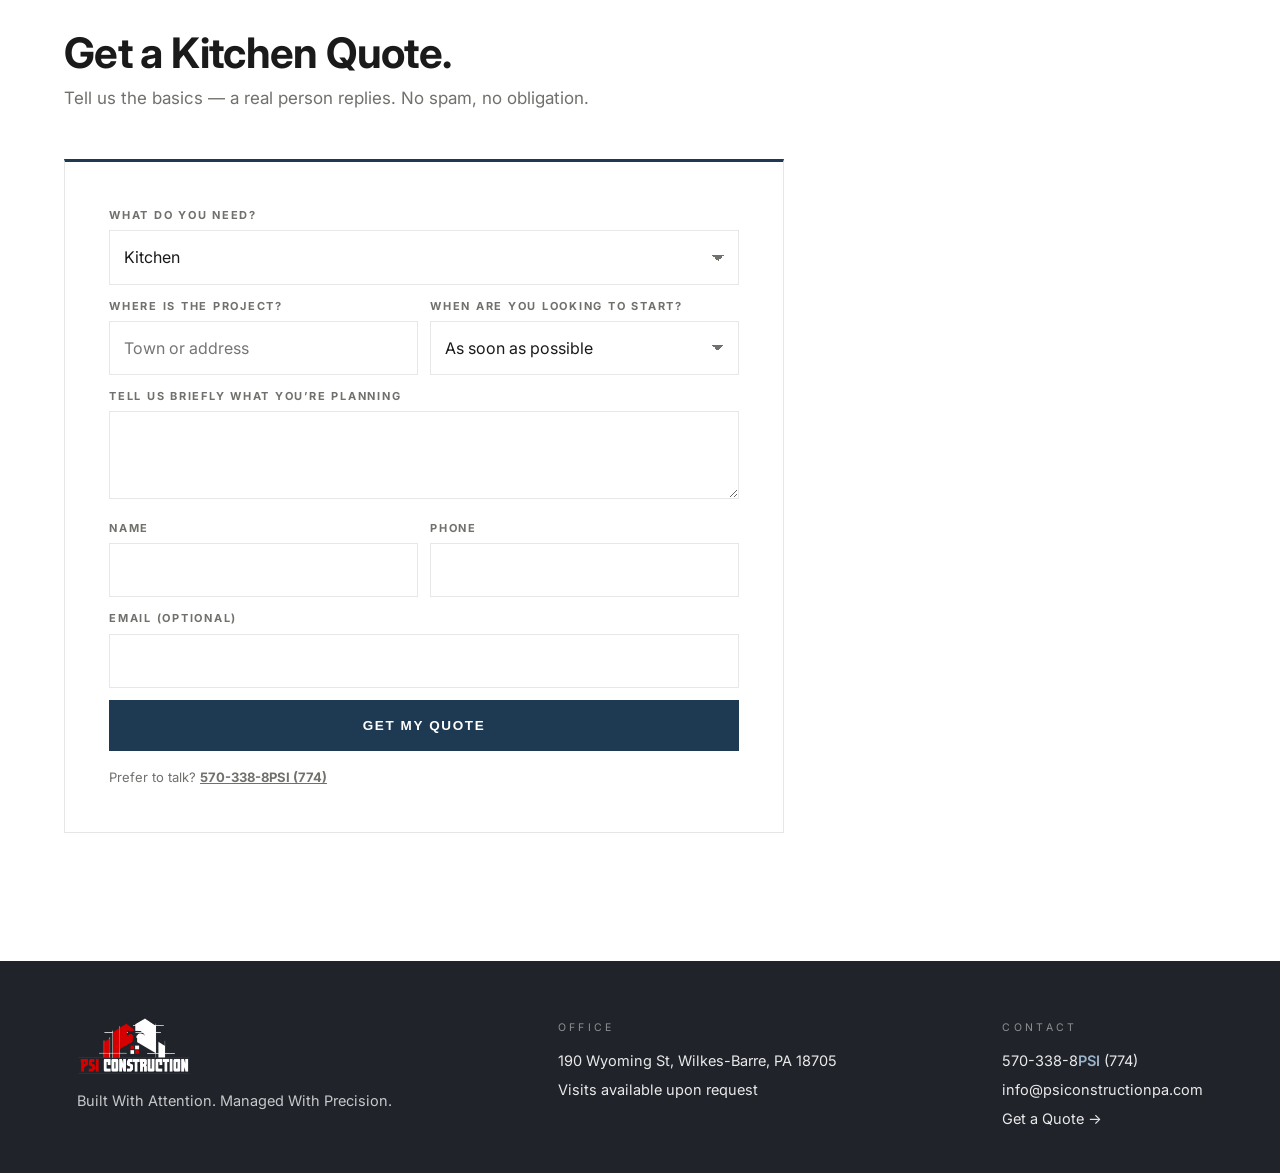
<file: kitchens/index.html>
<!doctype html>
<html lang="en">
<head>
  <meta charset="utf-8">
  <meta name="viewport" content="width=device-width, initial-scale=1">
  <title>Kitchen Renovation — PSI Construction</title>
  <meta name="description" content="Kitchen renovations in Kingston & Wilkes-Barre, PA by PSI Construction. Layout, quality and value — free quote.">
    <link rel="icon" type="image/png" href="../assets/logo/favicon.png">
  <meta property="og:type" content="website">
  <meta property="og:site_name" content="PSI Construction">
  <meta property="og:title" content="Kitchens — PSI Construction">
  <meta property="og:description" content="Real PSI projects in Kingston & Wilkes-Barre, PA. Free quote consultation.">
  <meta property="og:image" content="https://elsiaa.github.io/psi-website/assets/opt/hero-1600.jpg">
  <meta property="og:url" content="https://elsiaa.github.io/psi-website/kitchens/">
  <meta name="twitter:card" content="summary_large_image">
  <link rel="preload" as="image" href="../assets/opt/580rutter-13.jpg">
    <link rel="preconnect" href="https://fonts.googleapis.com">
  <link rel="preconnect" href="https://fonts.gstatic.com" crossorigin>
  <link href="https://fonts.googleapis.com/css2?family=Inter:wght@400;500;600;700&display=swap" rel="stylesheet">
<link rel="stylesheet" href="../css/site.css?v=map2">
</head>
<body class="has-stickybar">

  <nav class="nav" id="topNav" aria-label="Primary">
    <a class="nav__brand" href="../index.html" aria-label="PSI Construction — home">
      <img class="nav__logo nav__logo--onhero" src="../assets/logo/psi-logo-white.png"
           alt="PSI Construction" width="900" height="456">
      <img class="nav__logo nav__logo--onsolid" src="../assets/logo/psi-logo.png"
           alt="" aria-hidden="true" width="900" height="456">
    </a>
    <div class="nav__links">
      <a href="../index.html#need">Services</a>
      <a href="../work.html">Our Work</a>
      <a href="../index.html#reviews">Reviews</a>
      <a href="tel:5703388774">570-338-8<span class="tel-psi">PSI</span> (774)</a>
      <a class="nav__cta" href="#quote">Get a Quote</a>
    </div>
  </nav>

  <header class="fhero lp-hero">
    <img class="fhero__img" src="../assets/opt/580rutter-13.jpg" alt="Island kitchen in a PSI full-gut renovation, 580 Rutter Avenue"
         fetchpriority="high" decoding="async">
    <div class="fhero__content">
      <h1 class="fhero__title">A kitchen that <em>works</em> as good as it looks.</h1>
      <p class="fhero__sub">From cabinet refresh to full gut and re-layout — designed around how you actually live, in Kingston & Wilkes-Barre, PA.</p>
      <div class="fhero__actions">
        <a class="btn btn--red btn--big" href="#quote">Get a Kitchen Quote</a>
        <a class="btn btn--white-ghost btn--big" href="#shots">See the Work</a>
      </div>
      <ul class="chips chips--stars">
        <li>4.9 on Google</li>
        <li>34 completed projects</li>
        <li>Free quote consultation</li>
      </ul>
    </div>
  </header>

  <section class="fsection fsection--dark" id="shots">
    <div class="fsection__inner">
      <div class="fsection__head reveal">
        <h2 class="fsection__title">Real jobs. Real addresses.</h2>
      </div>
      <div class="workstrip reveal">
        <figure>
          <img src="../assets/opt/580rutter-13.jpg" alt="Island kitchen — full-gut renovation" loading="lazy">
          <figcaption><strong>Island kitchen — full-gut renovation</strong>580 Rutter Ave, Kingston</figcaption>
        </figure>
        <figure>
          <img src="../assets/opt/580rutter-12.jpg" alt="Cabinets set, appliances landed" loading="lazy">
          <figcaption><strong>Cabinets set, appliances landed</strong>580 Rutter Ave, Kingston</figcaption>
        </figure>
        <figure>
          <img src="../assets/opt/378rutter-08.jpg" alt="New kitchen after a whole-house rebuild" loading="lazy">
          <figcaption><strong>New kitchen after a whole-house rebuild</strong>378 Rutter Ave, Kingston</figcaption>
        </figure>
      </div>
      <div style="margin-top:22px" class="reveal">
        <a class="btn btn--white-ghost" href="../work.html">See All 34 Projects &rarr;</a>
      </div>
    </div>
  </section>

  <section class="fsection">
    <div class="fsection__inner">
      <div class="fsection__head reveal">
        <h2 class="fsection__title">Before &rarr; after.</h2>
        <p class="fsection__sub">Drag the line.</p>
      </div>
      <div class="ba reveal" data-sets='[{"label": "Kitchen", "b": "../assets/opt/378rutter-early-01-1792ee8e.jpg", "a": "../assets/opt/378rutter-08.jpg", "cap": "378 Rutter Ave \u2014 the kitchen before and after a whole-house fire rebuild."}]'>
        <div class="ba__tabs"></div>
        <div class="ba__frame">
          <img class="ba__img ba__img--before" alt="Before">
          <img class="ba__img ba__img--after" alt="After">
          <div class="ba__divider"><span class="ba__handle">&#8596;</span></div>
          <span class="ba__label ba__label--before">Before</span>
          <span class="ba__label ba__label--after">After</span>
        </div>
        <p class="ba__caption"></p>
      </div>
    </div>
  </section>
  <section class="fsection fsection--white">
    <div class="fsection__inner">
      <div class="fsection__head reveal">
        <h2 class="fsection__title">What clients say.</h2>
        <p class="fsection__sub">Genuine Google reviews &mdash; 4.9 average.</p>
      </div>
      <div class="rev-minis reveal">
        <article class="rev-mini">
          <div class="rev-mini__stars">&#9733;&#9733;&#9733;&#9733;&#9733;</div>
          <p class="rev-mini__hook">&ldquo;Everything was meticulously planned out and executed to perfection.&rdquo;</p>
          <p class="rev-mini__text">They came through on every single detail without constantly trying to up the estimate… honest and stand behind their work!</p>
          <p class="rev-mini__author">Mendel Erlenwein<small>Google Review</small></p>
        </article>
        <article class="rev-mini">
          <div class="rev-mini__stars">&#9733;&#9733;&#9733;&#9733;&#9733;</div>
          <p class="rev-mini__hook">&ldquo;Quality work at an honest price.&rdquo;</p>
          <p class="rev-mini__text">They handled a full home remodel and finished our basement, and the results are absolutely fantastic… the pricing was by far the best we found.</p>
          <p class="rev-mini__author">Yossi Lasker<small>Full home remodel</small></p>
        </article>
      </div>
    </div>
  </section>

  <section class="fsection fsection--white" id="quote">
    <div class="fsection__inner">
      <div class="fsection__head reveal">
        <h2 class="fsection__title">Get a Kitchen Quote.</h2>
        <p class="fsection__sub">Tell us the basics &mdash; a real person replies. No spam, no obligation.</p>
      </div>
      <div class="quote-panel reveal">
        <form class="lead" novalidate>
          <div>
            <label for="q-need">What do you need?</label>
            <select id="q-need" name="need" required>
              <option selected>Kitchen</option>
              <option>Bathroom</option>
              <option>Addition</option>
              <option>Renovation</option>
              <option>New Construction</option>
              <option>Commercial</option>
              <option>Other</option>
            </select>
          </div>
          <div class="lead__row">
            <div>
              <label for="q-where">Where is the project?</label>
              <input id="q-where" name="where" type="text" autocomplete="address-level2" placeholder="Town or address">
            </div>
            <div>
              <label for="q-when">When are you looking to start?</label>
              <select id="q-when" name="when">
                <option>As soon as possible</option>
                <option>Within 1&ndash;3 months</option>
                <option>3&ndash;6 months out</option>
                <option>Just exploring</option>
              </select>
            </div>
          </div>
          <div>
            <label for="q-notes">Tell us briefly what you&rsquo;re planning</label>
            <textarea id="q-notes" name="notes"></textarea>
          </div>
          <div class="lead__row">
            <div>
              <label for="q-name">Name</label>
              <input id="q-name" name="name" type="text" autocomplete="name" required>
            </div>
            <div>
              <label for="q-phone">Phone</label>
              <input id="q-phone" name="phone" type="tel" autocomplete="tel" required>
            </div>
          </div>
          <div>
            <label for="q-email">Email (optional)</label>
            <input id="q-email" name="email" type="email" autocomplete="email">
          </div>
          <p class="lead__error" hidden></p>
          <button class="btn btn--red btn--big" type="submit">Get My Quote</button>
          <p class="lead__done" hidden>Your email app should have opened with everything filled in &mdash; just press send. Prefer to talk? Call us below.</p>
          <p class="lead__alt">Prefer to talk? <a href="tel:5703388774">570-338-8PSI (774)</a></p>
        </form>
      </div>
    </div>
  </section>

  <footer class="footer">
    <div class="footer__inner">
      <div>
        <img class="footer__logo" src="../assets/logo/psi-logo-white.png"
             alt="PSI Construction" width="900" height="456" loading="lazy">
        <p class="footer__tagline">Built With Attention. Managed With Precision.</p>
      </div>
      <div class="footer__col">
        <p class="eyebrow">Office</p>
        190 Wyoming St, Wilkes-Barre, PA 18705<br>
        Visits available upon request
      </div>
      <div class="footer__col">
        <p class="eyebrow">Contact</p>
        <a href="tel:5703388774">570-338-8<span class="tel-psi">PSI</span> (774)</a><br>
        <a href="mailto:info@psiconstructionpa.com">info@psiconstructionpa.com</a><br>
        <a href="#quote">Get a Quote &rarr;</a>
      </div>
    </div>
  </footer>

  <div class="stickybar" aria-label="Quick actions">
    <a href="tel:5703388774">Call PSI</a>
    <a href="#quote">Get a Quote</a>
  </div>

  <script src="../js/funnel.js?v=fb2" defer></script>
</body>
</html>
</file>
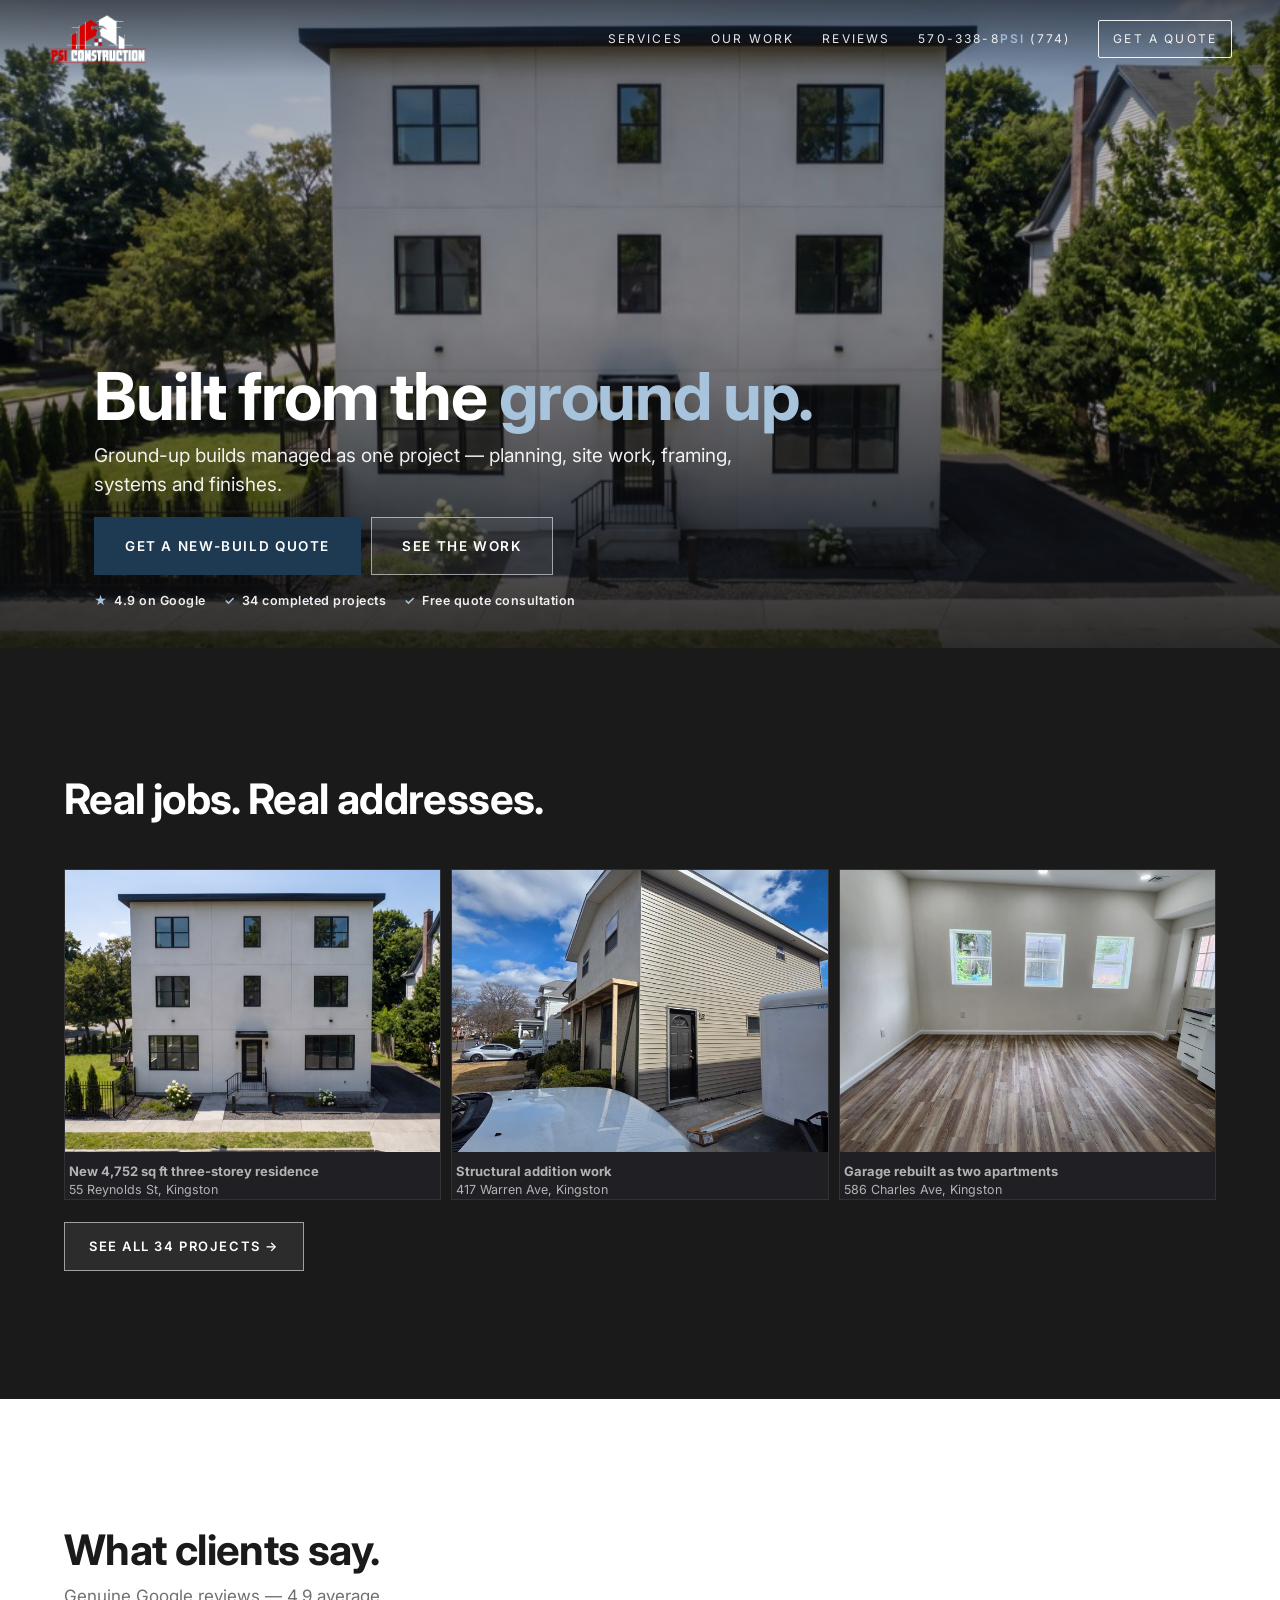
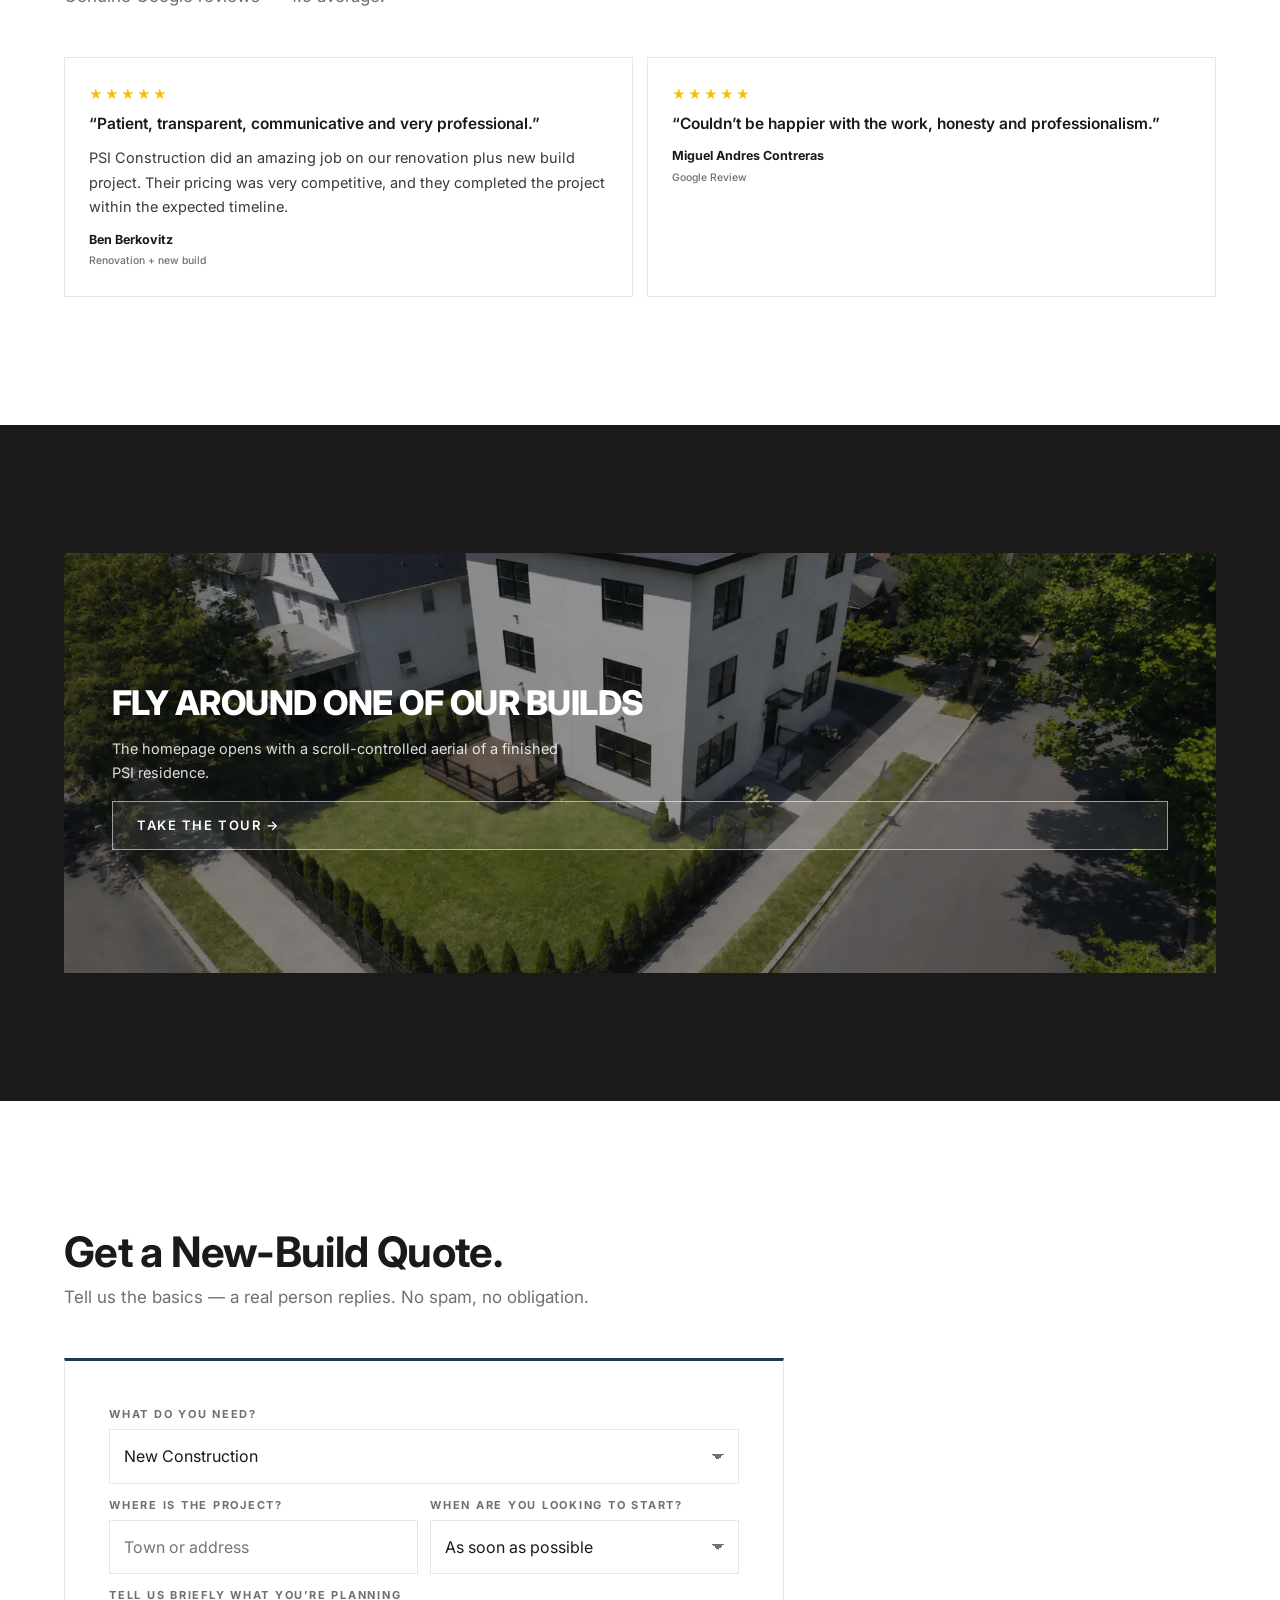
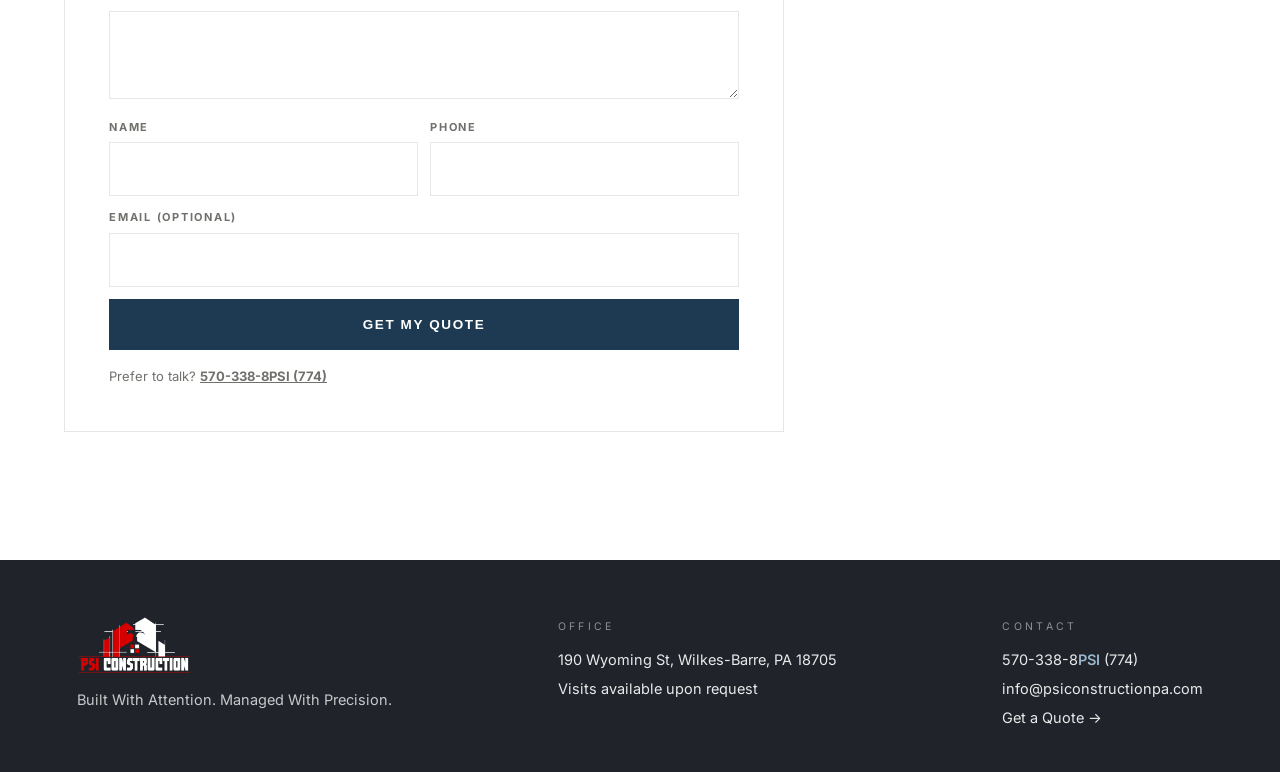
<file: new-construction/index.html>
<!doctype html>
<html lang="en">
<head>
  <meta charset="utf-8">
  <meta name="viewport" content="width=device-width, initial-scale=1">
  <title>New Construction — PSI Construction</title>
  <meta name="description" content="Ground-up new construction in Kingston & Wilkes-Barre, PA by PSI Construction — foundation through final finishes.">
    <link rel="icon" type="image/png" href="../assets/logo/favicon.png">
  <meta property="og:type" content="website">
  <meta property="og:site_name" content="PSI Construction">
  <meta property="og:title" content="New Construction — PSI Construction">
  <meta property="og:description" content="Real PSI projects in Kingston & Wilkes-Barre, PA. Free quote consultation.">
  <meta property="og:image" content="https://elsiaa.github.io/psi-website/assets/opt/hero-1600.jpg">
  <meta property="og:url" content="https://elsiaa.github.io/psi-website/new-construction/">
  <meta name="twitter:card" content="summary_large_image">
  <link rel="preload" as="image" href="../assets/opt/hero-900.jpg">
    <link rel="preconnect" href="https://fonts.googleapis.com">
  <link rel="preconnect" href="https://fonts.gstatic.com" crossorigin>
  <link href="https://fonts.googleapis.com/css2?family=Inter:wght@400;500;600;700&display=swap" rel="stylesheet">
<link rel="stylesheet" href="../css/site.css?v=map2">
</head>
<body class="has-stickybar">

  <nav class="nav" id="topNav" aria-label="Primary">
    <a class="nav__brand" href="../index.html" aria-label="PSI Construction — home">
      <img class="nav__logo nav__logo--onhero" src="../assets/logo/psi-logo-white.png"
           alt="PSI Construction" width="900" height="456">
      <img class="nav__logo nav__logo--onsolid" src="../assets/logo/psi-logo.png"
           alt="" aria-hidden="true" width="900" height="456">
    </a>
    <div class="nav__links">
      <a href="../index.html#need">Services</a>
      <a href="../work.html">Our Work</a>
      <a href="../index.html#reviews">Reviews</a>
      <a href="tel:5703388774">570-338-8<span class="tel-psi">PSI</span> (774)</a>
      <a class="nav__cta" href="#quote">Get a Quote</a>
    </div>
  </nav>

  <header class="fhero lp-hero">
    <img class="fhero__img" src="../assets/opt/hero-900.jpg" alt="Three-story home built by PSI from the ground up, 55 Reynolds Street"
         fetchpriority="high" decoding="async">
    <div class="fhero__content">
      <h1 class="fhero__title">Built from the <em>ground up.</em></h1>
      <p class="fhero__sub">Ground-up builds managed as one project — planning, site work, framing, systems and finishes.</p>
      <div class="fhero__actions">
        <a class="btn btn--red btn--big" href="#quote">Get a New-Build Quote</a>
        <a class="btn btn--white-ghost btn--big" href="#shots">See the Work</a>
      </div>
      <ul class="chips chips--stars">
        <li>4.9 on Google</li>
        <li>34 completed projects</li>
        <li>Free quote consultation</li>
      </ul>
    </div>
  </header>

  <section class="fsection fsection--dark" id="shots">
    <div class="fsection__inner">
      <div class="fsection__head reveal">
        <h2 class="fsection__title">Real jobs. Real addresses.</h2>
      </div>
      <div class="workstrip reveal">
        <figure>
          <img src="../assets/opt/hero-900.jpg" alt="New 4,752 sq ft three-storey residence" loading="lazy">
          <figcaption><strong>New 4,752 sq ft three-storey residence</strong>55 Reynolds St, Kingston</figcaption>
        </figure>
        <figure>
          <img src="../assets/opt/417warren-27.jpg" alt="Structural addition work" loading="lazy">
          <figcaption><strong>Structural addition work</strong>417 Warren Ave, Kingston</figcaption>
        </figure>
        <figure>
          <img src="../assets/opt/586charles-28.jpg" alt="Garage rebuilt as two apartments" loading="lazy">
          <figcaption><strong>Garage rebuilt as two apartments</strong>586 Charles Ave, Kingston</figcaption>
        </figure>
      </div>
      <div style="margin-top:22px" class="reveal">
        <a class="btn btn--white-ghost" href="../work.html">See All 34 Projects &rarr;</a>
      </div>
    </div>
  </section>

  <section class="fsection fsection--white">
    <div class="fsection__inner">
      <div class="fsection__head reveal">
        <h2 class="fsection__title">What clients say.</h2>
        <p class="fsection__sub">Genuine Google reviews &mdash; 4.9 average.</p>
      </div>
      <div class="rev-minis reveal">
        <article class="rev-mini">
          <div class="rev-mini__stars">&#9733;&#9733;&#9733;&#9733;&#9733;</div>
          <p class="rev-mini__hook">&ldquo;Patient, transparent, communicative and very professional.&rdquo;</p>
          <p class="rev-mini__text">PSI Construction did an amazing job on our renovation plus new build project. Their pricing was very competitive, and they completed the project within the expected timeline.</p>
          <p class="rev-mini__author">Ben Berkovitz<small>Renovation + new build</small></p>
        </article>
        <article class="rev-mini">
          <div class="rev-mini__stars">&#9733;&#9733;&#9733;&#9733;&#9733;</div>
          <p class="rev-mini__hook">&ldquo;Couldn’t be happier with the work, honesty and professionalism.&rdquo;</p>
          
          <p class="rev-mini__author">Miguel Andres Contreras<small>Google Review</small></p>
        </article>
      </div>
    </div>
  </section>

  <section class="fsection fsection--dark">
    <div class="fsection__inner">
      <a class="tease reveal" href="../index.html">
        <img src="../assets/hero-sequence/frame-0001.webp" alt="Aerial view of a PSI-built home" loading="lazy">
        <div class="tease__content">
          <h3>Fly around one of our builds</h3>
          <p>The homepage opens with a scroll-controlled aerial of a finished PSI residence.</p>
          <span class="btn btn--white-ghost">Take the Tour &rarr;</span>
        </div>
      </a>
    </div>
  </section>
  <section class="fsection fsection--white" id="quote">
    <div class="fsection__inner">
      <div class="fsection__head reveal">
        <h2 class="fsection__title">Get a New-Build Quote.</h2>
        <p class="fsection__sub">Tell us the basics &mdash; a real person replies. No spam, no obligation.</p>
      </div>
      <div class="quote-panel reveal">
        <form class="lead" novalidate>
          <div>
            <label for="q-need">What do you need?</label>
            <select id="q-need" name="need" required>
              <option>Kitchen</option>
              <option>Bathroom</option>
              <option>Addition</option>
              <option>Renovation</option>
              <option selected>New Construction</option>
              <option>Commercial</option>
              <option>Other</option>
            </select>
          </div>
          <div class="lead__row">
            <div>
              <label for="q-where">Where is the project?</label>
              <input id="q-where" name="where" type="text" autocomplete="address-level2" placeholder="Town or address">
            </div>
            <div>
              <label for="q-when">When are you looking to start?</label>
              <select id="q-when" name="when">
                <option>As soon as possible</option>
                <option>Within 1&ndash;3 months</option>
                <option>3&ndash;6 months out</option>
                <option>Just exploring</option>
              </select>
            </div>
          </div>
          <div>
            <label for="q-notes">Tell us briefly what you&rsquo;re planning</label>
            <textarea id="q-notes" name="notes"></textarea>
          </div>
          <div class="lead__row">
            <div>
              <label for="q-name">Name</label>
              <input id="q-name" name="name" type="text" autocomplete="name" required>
            </div>
            <div>
              <label for="q-phone">Phone</label>
              <input id="q-phone" name="phone" type="tel" autocomplete="tel" required>
            </div>
          </div>
          <div>
            <label for="q-email">Email (optional)</label>
            <input id="q-email" name="email" type="email" autocomplete="email">
          </div>
          <p class="lead__error" hidden></p>
          <button class="btn btn--red btn--big" type="submit">Get My Quote</button>
          <p class="lead__done" hidden>Your email app should have opened with everything filled in &mdash; just press send. Prefer to talk? Call us below.</p>
          <p class="lead__alt">Prefer to talk? <a href="tel:5703388774">570-338-8PSI (774)</a></p>
        </form>
      </div>
    </div>
  </section>

  <footer class="footer">
    <div class="footer__inner">
      <div>
        <img class="footer__logo" src="../assets/logo/psi-logo-white.png"
             alt="PSI Construction" width="900" height="456" loading="lazy">
        <p class="footer__tagline">Built With Attention. Managed With Precision.</p>
      </div>
      <div class="footer__col">
        <p class="eyebrow">Office</p>
        190 Wyoming St, Wilkes-Barre, PA 18705<br>
        Visits available upon request
      </div>
      <div class="footer__col">
        <p class="eyebrow">Contact</p>
        <a href="tel:5703388774">570-338-8<span class="tel-psi">PSI</span> (774)</a><br>
        <a href="mailto:info@psiconstructionpa.com">info@psiconstructionpa.com</a><br>
        <a href="#quote">Get a Quote &rarr;</a>
      </div>
    </div>
  </footer>

  <div class="stickybar" aria-label="Quick actions">
    <a href="tel:5703388774">Call PSI</a>
    <a href="#quote">Get a Quote</a>
  </div>

  <script src="../js/funnel.js?v=fb2" defer></script>
</body>
</html>
</file>
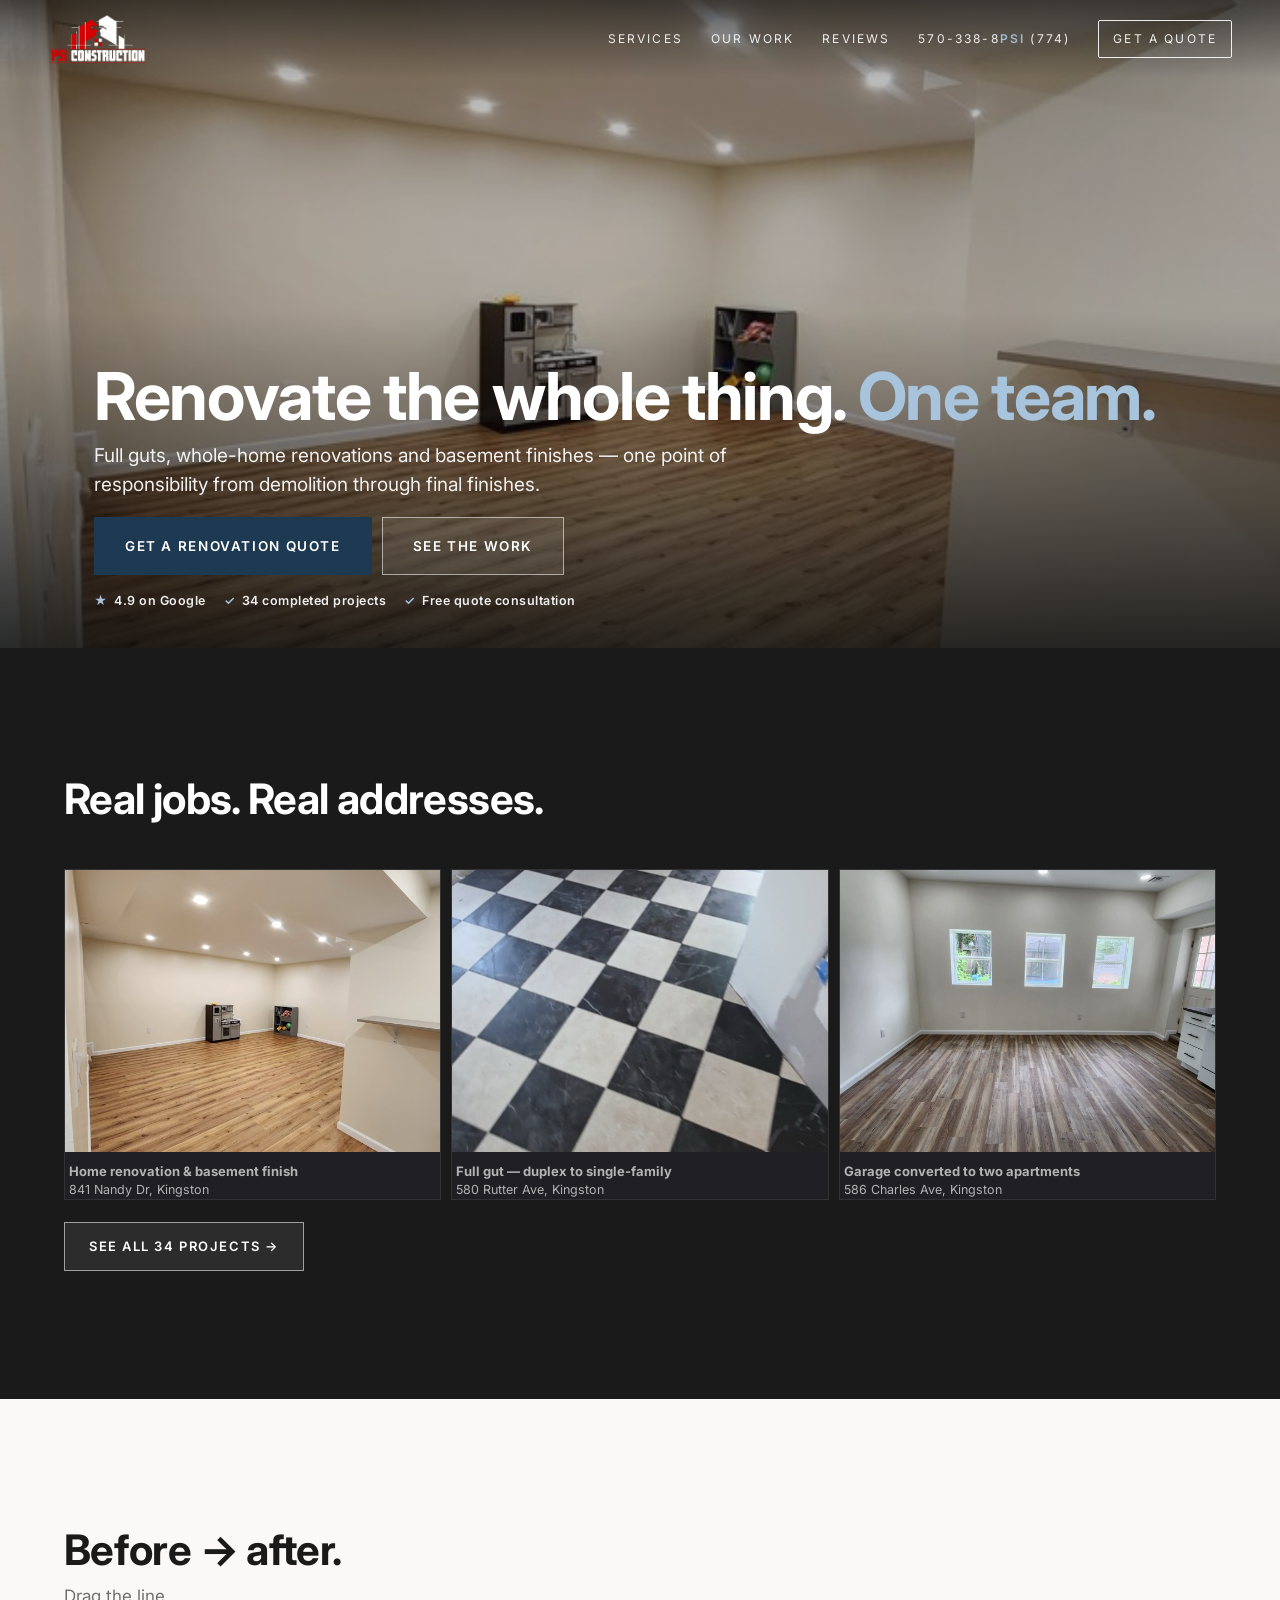
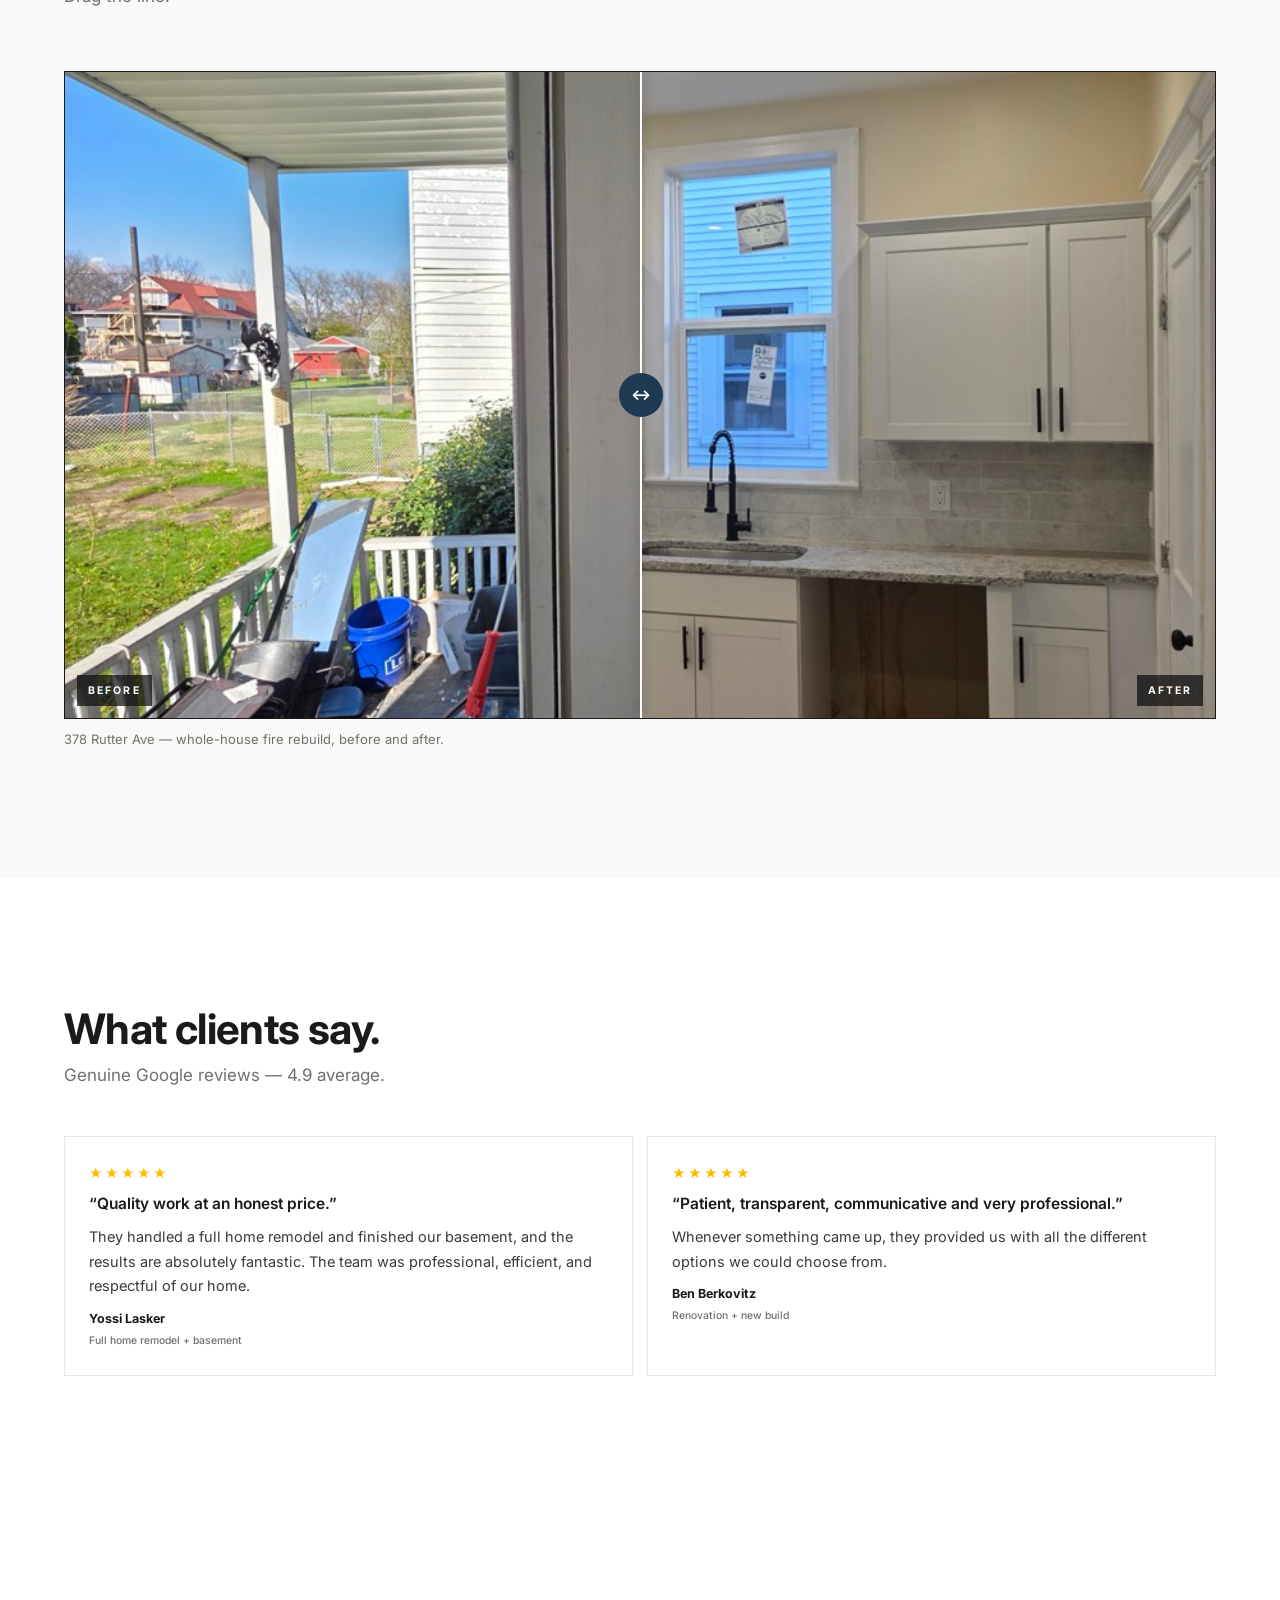
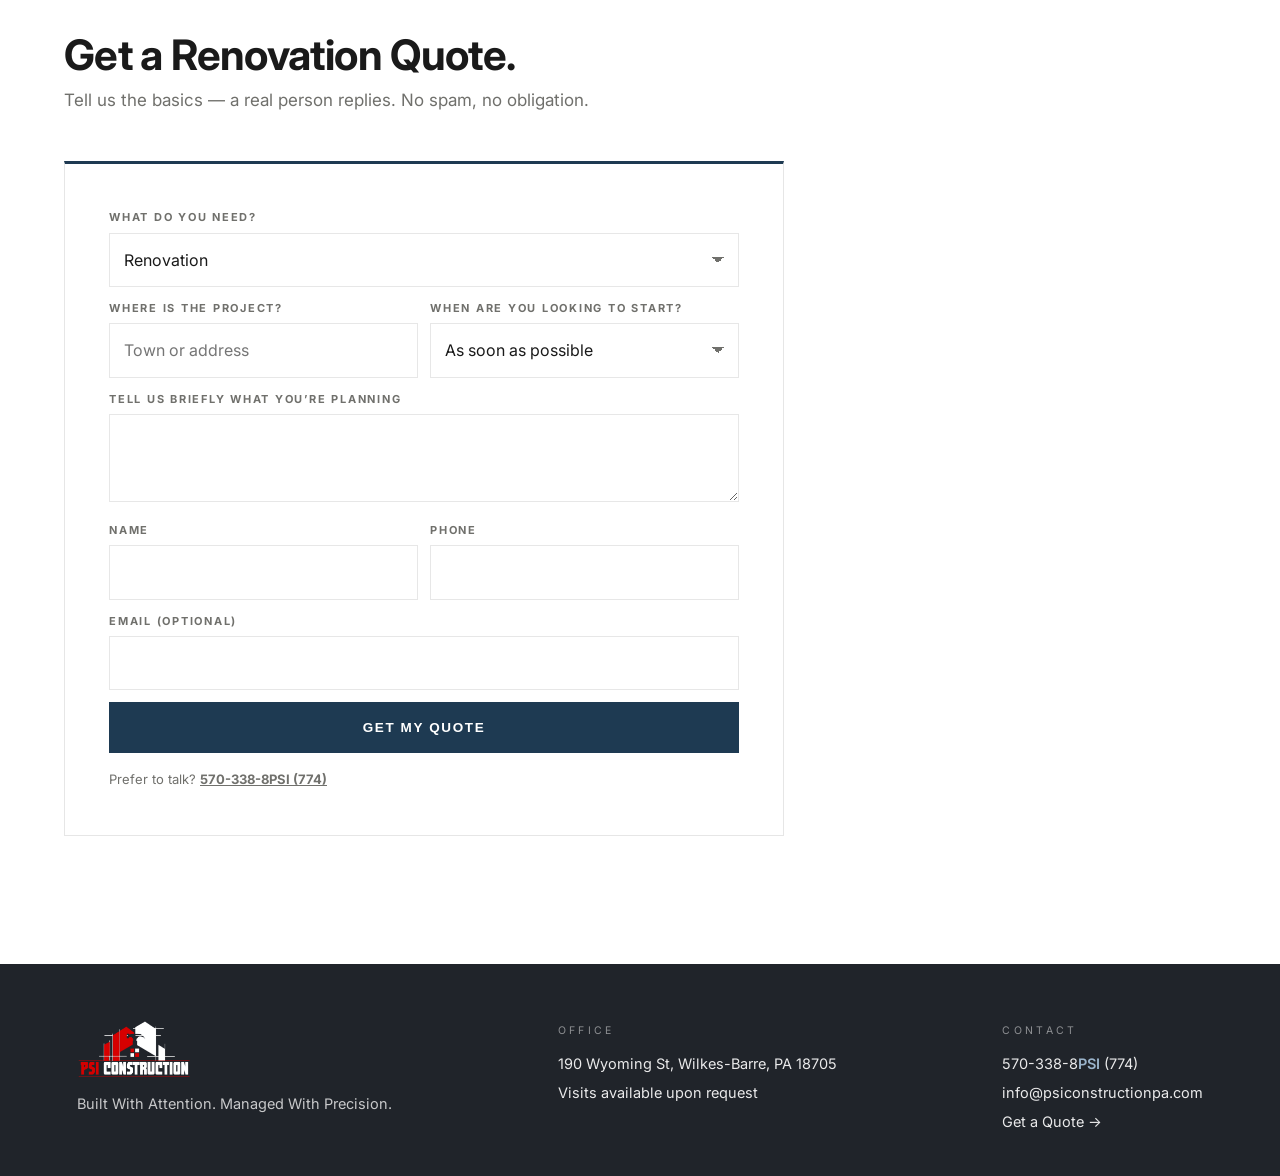
<file: renovations/index.html>
<!doctype html>
<html lang="en">
<head>
  <meta charset="utf-8">
  <meta name="viewport" content="width=device-width, initial-scale=1">
  <title>Home Renovations — PSI Construction</title>
  <meta name="description" content="Whole-home renovations in Kingston & Wilkes-Barre, PA by PSI Construction — one team from demolition through final finishes.">
    <link rel="icon" type="image/png" href="../assets/logo/favicon.png">
  <meta property="og:type" content="website">
  <meta property="og:site_name" content="PSI Construction">
  <meta property="og:title" content="Renovations — PSI Construction">
  <meta property="og:description" content="Real PSI projects in Kingston & Wilkes-Barre, PA. Free quote consultation.">
  <meta property="og:image" content="https://elsiaa.github.io/psi-website/assets/opt/hero-1600.jpg">
  <meta property="og:url" content="https://elsiaa.github.io/psi-website/renovations/">
  <meta name="twitter:card" content="summary_large_image">
  <link rel="preload" as="image" href="../assets/opt/841nandy-30.jpg">
    <link rel="preconnect" href="https://fonts.googleapis.com">
  <link rel="preconnect" href="https://fonts.gstatic.com" crossorigin>
  <link href="https://fonts.googleapis.com/css2?family=Inter:wght@400;500;600;700&display=swap" rel="stylesheet">
<link rel="stylesheet" href="../css/site.css?v=map2">
</head>
<body class="has-stickybar">

  <nav class="nav" id="topNav" aria-label="Primary">
    <a class="nav__brand" href="../index.html" aria-label="PSI Construction — home">
      <img class="nav__logo nav__logo--onhero" src="../assets/logo/psi-logo-white.png"
           alt="PSI Construction" width="900" height="456">
      <img class="nav__logo nav__logo--onsolid" src="../assets/logo/psi-logo.png"
           alt="" aria-hidden="true" width="900" height="456">
    </a>
    <div class="nav__links">
      <a href="../index.html#need">Services</a>
      <a href="../work.html">Our Work</a>
      <a href="../index.html#reviews">Reviews</a>
      <a href="tel:5703388774">570-338-8<span class="tel-psi">PSI</span> (774)</a>
      <a class="nav__cta" href="#quote">Get a Quote</a>
    </div>
  </nav>

  <header class="fhero lp-hero">
    <img class="fhero__img" src="../assets/opt/841nandy-30.jpg" alt="Renovated interior by PSI, 841 Nandy Drive"
         fetchpriority="high" decoding="async">
    <div class="fhero__content">
      <h1 class="fhero__title">Renovate the whole thing. <em>One team.</em></h1>
      <p class="fhero__sub">Full guts, whole-home renovations and basement finishes — one point of responsibility from demolition through final finishes.</p>
      <div class="fhero__actions">
        <a class="btn btn--red btn--big" href="#quote">Get a Renovation Quote</a>
        <a class="btn btn--white-ghost btn--big" href="#shots">See the Work</a>
      </div>
      <ul class="chips chips--stars">
        <li>4.9 on Google</li>
        <li>34 completed projects</li>
        <li>Free quote consultation</li>
      </ul>
    </div>
  </header>

  <section class="fsection fsection--dark" id="shots">
    <div class="fsection__inner">
      <div class="fsection__head reveal">
        <h2 class="fsection__title">Real jobs. Real addresses.</h2>
      </div>
      <div class="workstrip reveal">
        <figure>
          <img src="../assets/opt/841nandy-30.jpg" alt="Home renovation & basement finish" loading="lazy">
          <figcaption><strong>Home renovation & basement finish</strong>841 Nandy Dr, Kingston</figcaption>
        </figure>
        <figure>
          <img src="../assets/opt/580rutter-16.jpg" alt="Full gut — duplex to single-family" loading="lazy">
          <figcaption><strong>Full gut — duplex to single-family</strong>580 Rutter Ave, Kingston</figcaption>
        </figure>
        <figure>
          <img src="../assets/opt/586charles-28.jpg" alt="Garage converted to two apartments" loading="lazy">
          <figcaption><strong>Garage converted to two apartments</strong>586 Charles Ave, Kingston</figcaption>
        </figure>
      </div>
      <div style="margin-top:22px" class="reveal">
        <a class="btn btn--white-ghost" href="../work.html">See All 34 Projects &rarr;</a>
      </div>
    </div>
  </section>

  <section class="fsection">
    <div class="fsection__inner">
      <div class="fsection__head reveal">
        <h2 class="fsection__title">Before &rarr; after.</h2>
        <p class="fsection__sub">Drag the line.</p>
      </div>
      <div class="ba reveal" data-sets='[{"label": "Kitchen", "b": "../assets/opt/378rutter-early-01-1792ee8e.jpg", "a": "../assets/opt/378rutter-08.jpg", "cap": "378 Rutter Ave \u2014 whole-house fire rebuild, before and after."}]'>
        <div class="ba__tabs"></div>
        <div class="ba__frame">
          <img class="ba__img ba__img--before" alt="Before">
          <img class="ba__img ba__img--after" alt="After">
          <div class="ba__divider"><span class="ba__handle">&#8596;</span></div>
          <span class="ba__label ba__label--before">Before</span>
          <span class="ba__label ba__label--after">After</span>
        </div>
        <p class="ba__caption"></p>
      </div>
    </div>
  </section>
  <section class="fsection fsection--white">
    <div class="fsection__inner">
      <div class="fsection__head reveal">
        <h2 class="fsection__title">What clients say.</h2>
        <p class="fsection__sub">Genuine Google reviews &mdash; 4.9 average.</p>
      </div>
      <div class="rev-minis reveal">
        <article class="rev-mini">
          <div class="rev-mini__stars">&#9733;&#9733;&#9733;&#9733;&#9733;</div>
          <p class="rev-mini__hook">&ldquo;Quality work at an honest price.&rdquo;</p>
          <p class="rev-mini__text">They handled a full home remodel and finished our basement, and the results are absolutely fantastic. The team was professional, efficient, and respectful of our home.</p>
          <p class="rev-mini__author">Yossi Lasker<small>Full home remodel + basement</small></p>
        </article>
        <article class="rev-mini">
          <div class="rev-mini__stars">&#9733;&#9733;&#9733;&#9733;&#9733;</div>
          <p class="rev-mini__hook">&ldquo;Patient, transparent, communicative and very professional.&rdquo;</p>
          <p class="rev-mini__text">Whenever something came up, they provided us with all the different options we could choose from.</p>
          <p class="rev-mini__author">Ben Berkovitz<small>Renovation + new build</small></p>
        </article>
      </div>
    </div>
  </section>

  <section class="fsection fsection--white" id="quote">
    <div class="fsection__inner">
      <div class="fsection__head reveal">
        <h2 class="fsection__title">Get a Renovation Quote.</h2>
        <p class="fsection__sub">Tell us the basics &mdash; a real person replies. No spam, no obligation.</p>
      </div>
      <div class="quote-panel reveal">
        <form class="lead" novalidate>
          <div>
            <label for="q-need">What do you need?</label>
            <select id="q-need" name="need" required>
              <option>Kitchen</option>
              <option>Bathroom</option>
              <option>Addition</option>
              <option selected>Renovation</option>
              <option>New Construction</option>
              <option>Commercial</option>
              <option>Other</option>
            </select>
          </div>
          <div class="lead__row">
            <div>
              <label for="q-where">Where is the project?</label>
              <input id="q-where" name="where" type="text" autocomplete="address-level2" placeholder="Town or address">
            </div>
            <div>
              <label for="q-when">When are you looking to start?</label>
              <select id="q-when" name="when">
                <option>As soon as possible</option>
                <option>Within 1&ndash;3 months</option>
                <option>3&ndash;6 months out</option>
                <option>Just exploring</option>
              </select>
            </div>
          </div>
          <div>
            <label for="q-notes">Tell us briefly what you&rsquo;re planning</label>
            <textarea id="q-notes" name="notes"></textarea>
          </div>
          <div class="lead__row">
            <div>
              <label for="q-name">Name</label>
              <input id="q-name" name="name" type="text" autocomplete="name" required>
            </div>
            <div>
              <label for="q-phone">Phone</label>
              <input id="q-phone" name="phone" type="tel" autocomplete="tel" required>
            </div>
          </div>
          <div>
            <label for="q-email">Email (optional)</label>
            <input id="q-email" name="email" type="email" autocomplete="email">
          </div>
          <p class="lead__error" hidden></p>
          <button class="btn btn--red btn--big" type="submit">Get My Quote</button>
          <p class="lead__done" hidden>Your email app should have opened with everything filled in &mdash; just press send. Prefer to talk? Call us below.</p>
          <p class="lead__alt">Prefer to talk? <a href="tel:5703388774">570-338-8PSI (774)</a></p>
        </form>
      </div>
    </div>
  </section>

  <footer class="footer">
    <div class="footer__inner">
      <div>
        <img class="footer__logo" src="../assets/logo/psi-logo-white.png"
             alt="PSI Construction" width="900" height="456" loading="lazy">
        <p class="footer__tagline">Built With Attention. Managed With Precision.</p>
      </div>
      <div class="footer__col">
        <p class="eyebrow">Office</p>
        190 Wyoming St, Wilkes-Barre, PA 18705<br>
        Visits available upon request
      </div>
      <div class="footer__col">
        <p class="eyebrow">Contact</p>
        <a href="tel:5703388774">570-338-8<span class="tel-psi">PSI</span> (774)</a><br>
        <a href="mailto:info@psiconstructionpa.com">info@psiconstructionpa.com</a><br>
        <a href="#quote">Get a Quote &rarr;</a>
      </div>
    </div>
  </footer>

  <div class="stickybar" aria-label="Quick actions">
    <a href="tel:5703388774">Call PSI</a>
    <a href="#quote">Get a Quote</a>
  </div>

  <script src="../js/funnel.js?v=fb2" defer></script>
</body>
</html>
</file>
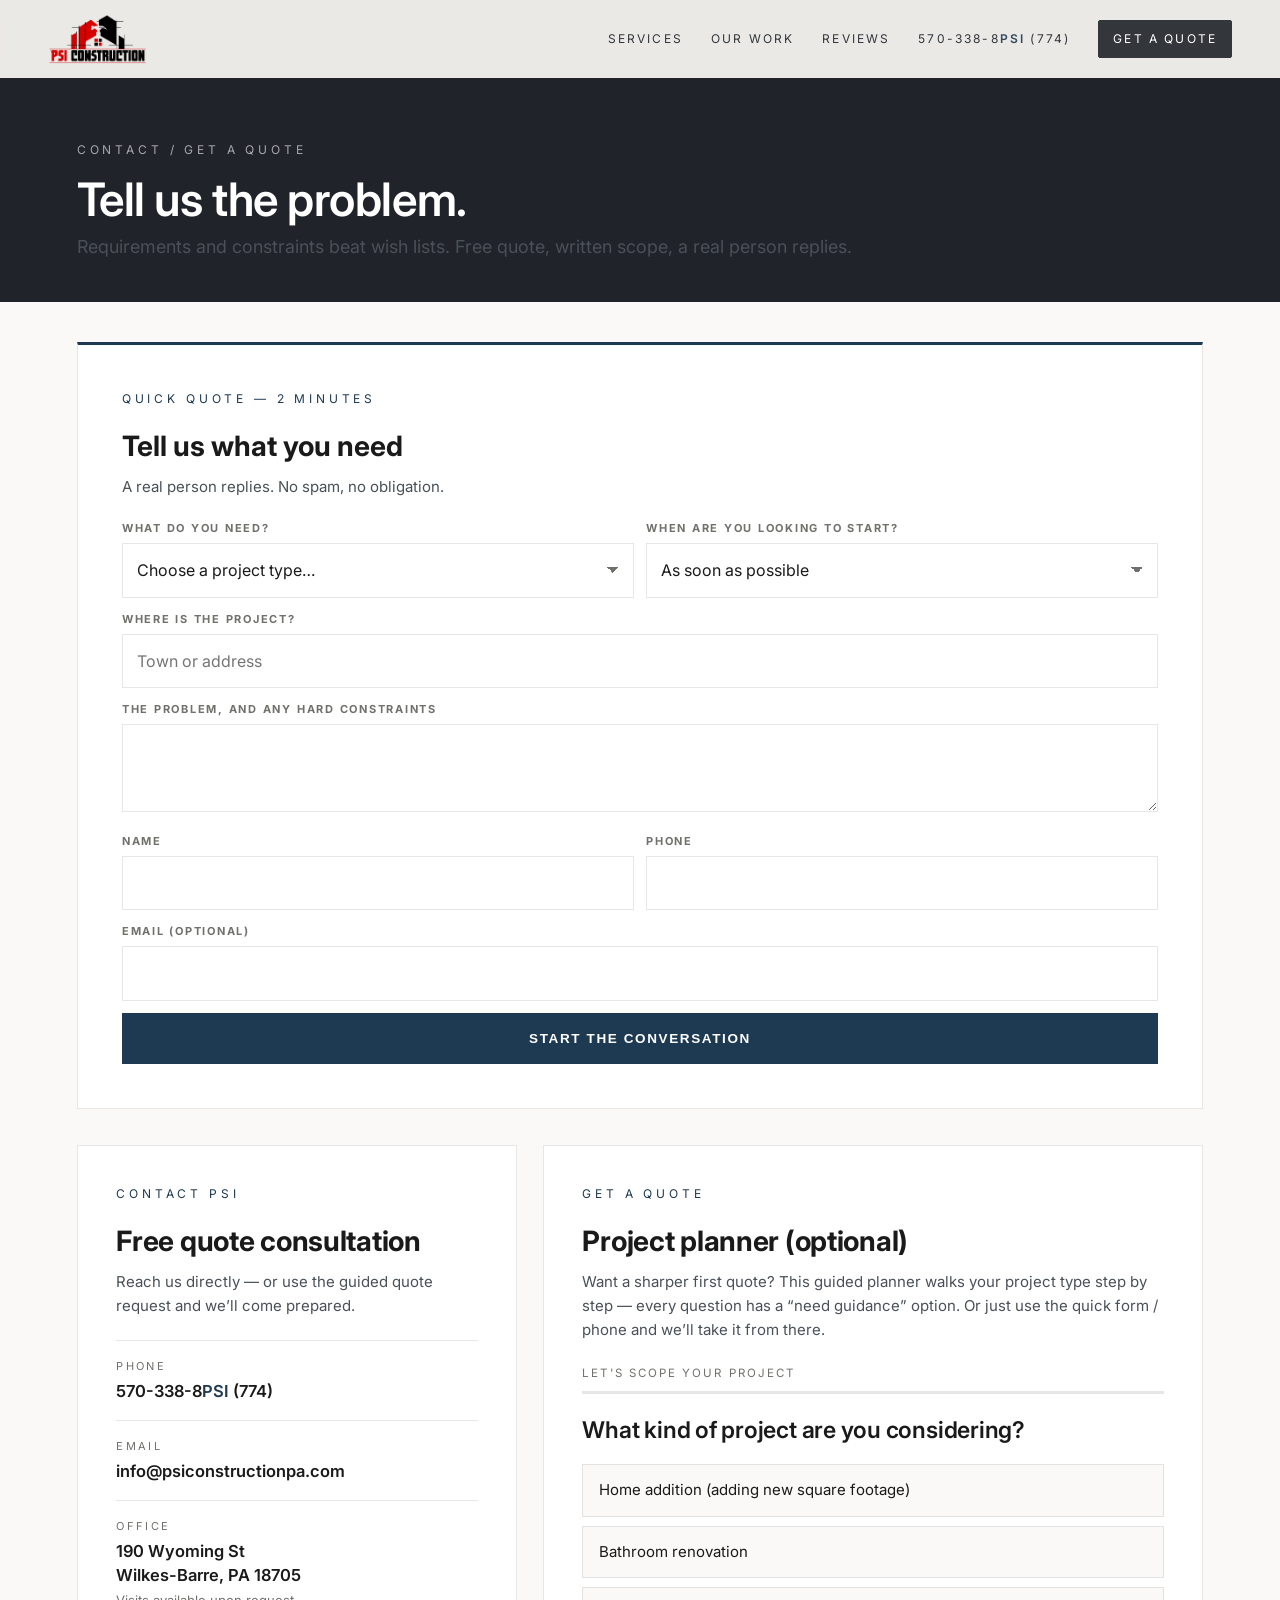
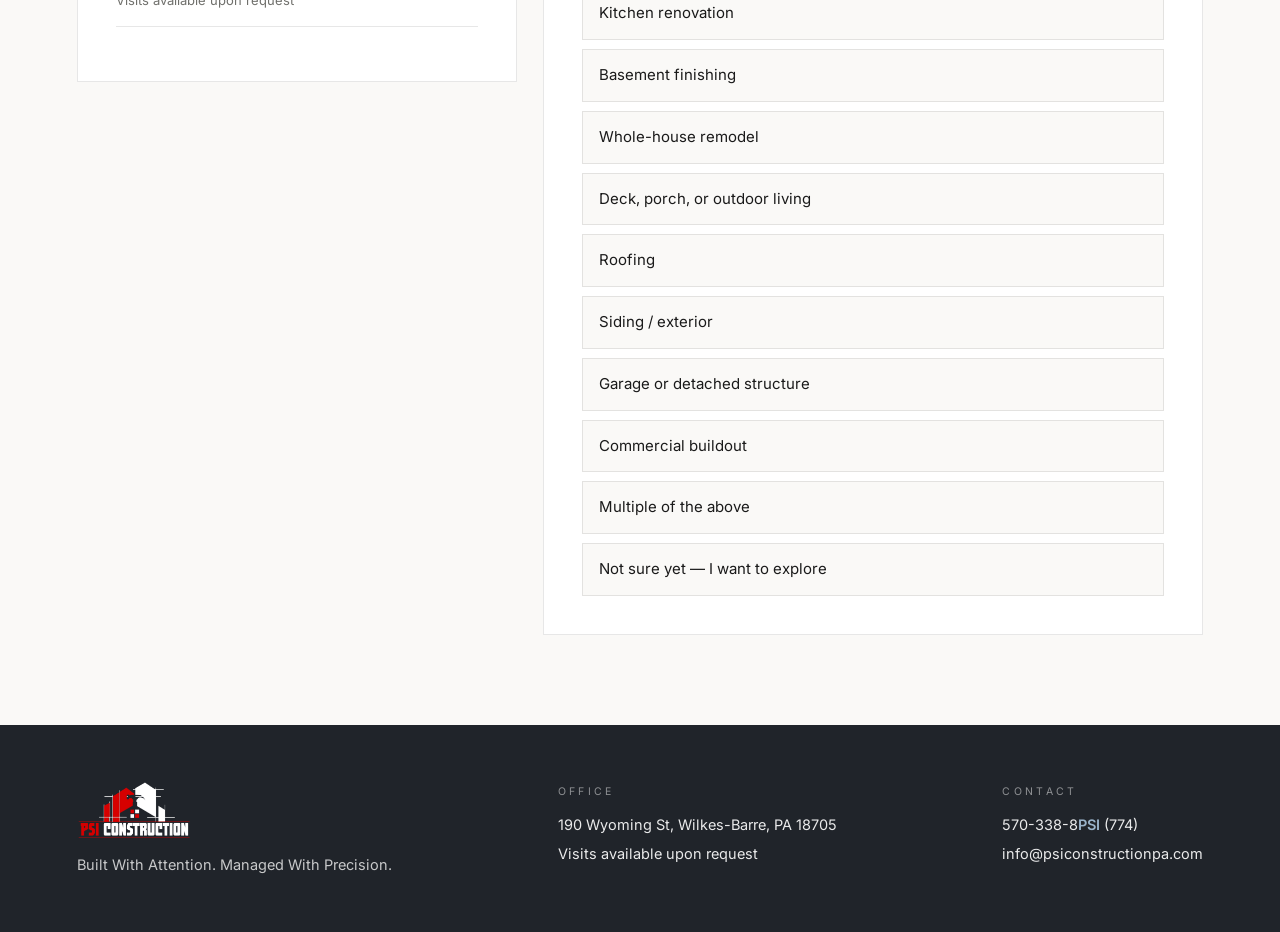
<file: contact.html>
<!doctype html>
<html lang="en">
<head>
  <meta charset="utf-8">
  <meta name="viewport" content="width=device-width, initial-scale=1">
  <title>Start a Project — PSI Construction</title>
  <meta name="description" content="Contact PSI Construction for a free quote consultation — 570-338-8PSI (774), Kingston, PA.">
    <link rel="icon" type="image/png" href="assets/logo/favicon.png">
  <meta property="og:type" content="website">
  <meta property="og:site_name" content="PSI Construction">
  <meta property="og:title" content="Start a Project — PSI Construction">
  <meta property="og:description" content="Tell us what you are planning. Free quote consultation — 570-338-8PSI (774).">
  <meta property="og:image" content="https://elsiaa.github.io/psi-website/assets/opt/hero-1600.jpg">
  <meta property="og:url" content="https://elsiaa.github.io/psi-website/contact.html">
  <meta name="twitter:card" content="summary_large_image">
    <link rel="preconnect" href="https://fonts.googleapis.com">
  <link rel="preconnect" href="https://fonts.gstatic.com" crossorigin>
  <link href="https://fonts.googleapis.com/css2?family=Inter:wght@400;500;600;700&display=swap" rel="stylesheet">
<link rel="stylesheet" href="css/site.css?v=map2">
</head>
<body class="has-stickybar" style="background: var(--paper)">

  <nav class="nav nav--solid" aria-label="Primary">
    <a class="nav__brand" href="index.html" aria-label="PSI Construction — home">
      <img class="nav__logo nav__logo--onhero" src="assets/logo/psi-logo-white.png"
           alt="PSI Construction" width="900" height="456">
      <img class="nav__logo nav__logo--onsolid" src="assets/logo/psi-logo.png"
           alt="" aria-hidden="true" width="900" height="456">
    </a>
    <div class="nav__links">
      <a href="index.html#need">Services</a>
      <a href="work.html">Our Work</a>
      <a href="index.html#reviews">Reviews</a>
      <a href="tel:5703388774">570-338-8<span class="tel-psi">PSI</span> (774)</a>
      <a class="nav__cta" href="contact.html">Get a Quote</a>
    </div>
  </nav>

  <header class="page-head">
    <div class="section__inner">
      <p class="eyebrow">Contact / Get a Quote</p>
      <h1 class="section__title" style="margin-bottom:8px">Tell us the problem.</h1>
      <p class="lede" style="margin:0">Requirements and constraints beat wish lists. Free quote, written scope, a real person replies.</p>
    </div>
  </header>

  <main class="section" style="padding-top:40px">
    <div class="section__inner">
      <div class="quote-panel" style="max-width:none;margin-bottom:18px">
        <p class="eyebrow eyebrow--red" style="color:var(--accent)">Quick quote &mdash; 2 minutes</p>
        <h2 style="margin:0 0 6px;font-size:clamp(21px,2.2vw,28px)">Tell us what you need</h2>
        <p class="lede" style="font-size:15px;margin-bottom:20px">A real person replies. No spam, no obligation.</p>
        <form class="lead" novalidate>
          <div class="lead__row">
            <div>
              <label for="q-need">What do you need?</label>
              <select id="q-need" name="need" required>
                <option value="" selected disabled>Choose a project type&hellip;</option>
                <option>Kitchen</option>
                <option>Bathroom</option>
                <option>Addition</option>
                <option>Renovation</option>
                <option>New Construction</option>
                <option>Commercial</option>
                <option>Other</option>
              </select>
            </div>
            <div>
              <label for="q-when">When are you looking to start?</label>
              <select id="q-when" name="when">
                <option>As soon as possible</option>
                <option>Within 1&ndash;3 months</option>
                <option>3&ndash;6 months out</option>
                <option>Just exploring</option>
              </select>
            </div>
          </div>
          <div>
            <label for="q-where">Where is the project?</label>
            <input id="q-where" name="where" type="text" autocomplete="address-level2" placeholder="Town or address">
          </div>
          <div>
            <label for="q-notes">The problem, and any hard constraints</label>
            <textarea id="q-notes" name="notes"></textarea>
          </div>
          <div class="lead__row">
            <div>
              <label for="q-name">Name</label>
              <input id="q-name" name="name" type="text" autocomplete="name" required>
            </div>
            <div>
              <label for="q-phone">Phone</label>
              <input id="q-phone" name="phone" type="tel" autocomplete="tel" required>
            </div>
          </div>
          <div>
            <label for="q-email">Email (optional)</label>
            <input id="q-email" name="email" type="email" autocomplete="email">
          </div>
          <p class="lead__error" hidden></p>
          <button class="btn btn--red btn--big" type="submit">Start the Conversation</button>
          <p class="lead__done" hidden>Your email app should have opened with everything filled in &mdash; just press send.</p>
        </form>
      </div>

      <div class="contact-grid">

        <!-- Box 1: Contact PSI -->
        <div class="contact-box">
          <p class="eyebrow eyebrow--accent">Contact PSI</p>
          <h2>Free quote consultation</h2>
          <p class="lede">Reach us directly &mdash; or use the guided quote request and we&rsquo;ll come prepared.</p>
          <dl class="contact-rows">
            <div>
              <dt>Phone</dt>
              <dd><a href="tel:5703388774">570-338-8<span class="tel-psi">PSI</span> (774)</a></dd>
            </div>
            <div>
              <dt>Email</dt>
              <dd><a href="mailto:info@psiconstructionpa.com">info@psiconstructionpa.com</a></dd>
            </div>
            <div>
              <dt>Office</dt>
              <dd>190 Wyoming St<br>Wilkes-Barre, PA 18705
                <small>Visits available upon request</small></dd>
            </div>
          </dl>
        </div>

        <!-- Box 2: Get a Quote -->
        <div class="contact-box">
          <p class="eyebrow eyebrow--accent">Get a Quote</p>
          <h2>Project planner (optional)</h2>
          <p class="lede">Want a sharper first quote? This guided planner walks your project type step by step &mdash; every question has a &ldquo;need guidance&rdquo; option. Or just use the quick form / phone and we&rsquo;ll take it from there.</p>
          <div id="quoteApp"></div>
        </div>

      </div>
    </div>
  </main>

  <footer class="footer">
    <div class="footer__inner">
      <div>
        <img class="footer__logo" src="assets/logo/psi-logo-white.png"
             alt="PSI Construction" width="900" height="456">
        <p class="footer__tagline">Built With Attention. Managed With Precision.</p>
      </div>
      <div class="footer__col">
        <p class="eyebrow">Office</p>
        190 Wyoming St, Wilkes-Barre, PA 18705<br>
        Visits available upon request
      </div>
      <div class="footer__col">
        <p class="eyebrow">Contact</p>
        <a href="tel:5703388774">570-338-8<span class="tel-psi">PSI</span> (774)</a><br>
        <a href="mailto:info@psiconstructionpa.com">info@psiconstructionpa.com</a>
      </div>
    </div>
  </footer>

  <script src="js/quote-data.js?v=2a0193af"></script>
  <script src="js/quote.js?v=742b7f01" defer></script>
  <div class="stickybar" aria-label="Quick actions">
    <a href="tel:5703388774">Call PSI</a>
    <a href="#quoteApp">Project Planner</a>
  </div>
  <script src="js/funnel.js?v=fb2" defer></script>
</body>
</html>
</file>
<file: css/site.css>
/* ============================================================
   PSI Construction — site styles
   Hero section styles integrated unchanged (classes/IDs preserved)
   from the existing scroll-driven hero implementation.
   ============================================================ */

*, *::before, *::after { box-sizing: border-box; }

:root {
  --ink: #1a1a1a;             /* deep charcoal */
  --navy: #20242a;            /* charcoal surface (footer, dark bands) */
  --paper: #faf9f7;           /* soft warm off-white */
  --muted: #70706c;
  --accent: #1e3a52;          /* matte navy — CTAs and key highlights only */
  --accent-dark: #15293b;
  --pin-red: #d60000;         /* PSI logo red — map pins only */
  --hairline: rgba(26, 26, 26, 0.1);
  --hero-scroll-length: 320vh;
}

html { scroll-behavior: smooth; }

body {
  margin: 0;
  background: var(--paper);
  color: var(--ink);
  font-family: "Inter", "Avenir Next", "Helvetica Neue", Helvetica, Arial, sans-serif;
  line-height: 1.65;
  -webkit-font-smoothing: antialiased;
  text-rendering: optimizeLegibility;
}

img { max-width: 100%; }

/* ---------------- Top navigation ---------------- */

.nav {
  position: fixed;
  top: 0; left: 0; right: 0;
  z-index: 50;
  display: flex;
  align-items: center;
  justify-content: space-between;
  gap: 18px;
  padding: 14px clamp(20px, 4vw, 48px);
  color: #fff;
  background: linear-gradient(to bottom, rgba(8,9,10,0.55), rgba(8,9,10,0));
  transition: background 240ms ease, color 240ms ease, box-shadow 240ms ease;
}

.nav--solid {
  background: rgba(247, 246, 243, 0.94);
  color: var(--navy);
  box-shadow: 0 1px 0 var(--hairline);
  backdrop-filter: blur(8px);
}

.nav__brand {
  display: flex;
  align-items: center;
  text-decoration: none;
  color: inherit;
  flex: 0 0 auto;
}
.nav__logo {
  display: block;
  /* 25% larger than the original clamp(30px, 3.4vw, 40px). */
  height: clamp(38px, 4.25vw, 50px);
  width: auto;
}
/* White mark over the aerial opening of the hero; full-colour mark from the
   moment the sequence swings round to the front elevation. The swap is driven
   by .nav--darklogo, which hero scrub progress sets partway through the hero
   — not by .nav--solid, so the bar itself stays transparent over the image.
   Both marks are stacked and cross-faded rather than display-swapped, so the
   change reads as a deliberate shift and catches the eye. */
.nav__brand { position: relative; }
/* Left/top only — pinning bottom too would stretch it and override the
   shared height. */
.nav__logo--onsolid { position: absolute; left: 0; top: 0; opacity: 0; }
.nav__logo--onhero { opacity: 1; }
.nav__logo { transition: opacity 260ms ease; }
/* .nav--solid is listed too so inner pages, which hard-code a solid bar and
   never load main.js, still get the full-colour mark without any script. */
.nav--darklogo .nav__logo--onhero,
.nav--solid    .nav__logo--onhero { opacity: 0; }
.nav--darklogo .nav__logo--onsolid,
.nav--solid    .nav__logo--onsolid { opacity: 1; }

@media (prefers-reduced-motion: reduce) {
  .nav__logo { transition: none; }
}

/* The PSI inside the phone number, wherever it appears — the nav, the contact
   details and the footer. The letters are the point of the number, so they
   carry the logo red. */
.tel-psi { color: var(--accent); font-weight: 600; }
/* On the navy footer and over the dark hero, #d60000 sits too close to the
   background to read. Lift it there rather than dimming the letters. */
.footer .tel-psi,
.nav:not(.nav--solid) .tel-psi { color: #a8c4dd; }

.nav__links { display: flex; align-items: center; gap: clamp(10px, 2.4vw, 28px); flex-wrap: wrap; }
.nav__links a {
  color: inherit;
  text-decoration: none;
  font-size: 12px;
  letter-spacing: 0.18em;
  text-transform: uppercase;
  opacity: 0.9;
}
.nav__links a:hover { opacity: 1; text-decoration: underline; text-underline-offset: 4px; }

.nav__cta {
  border: 1px solid currentColor;
  padding: 8px 14px !important;
  border-radius: 2px;
}
.nav--solid .nav__cta { background: var(--navy); color: #fff !important; border-color: var(--navy); }

/* ---------------- Hero (existing implementation) ---------------- */

.hero { height: var(--hero-scroll-length); position: relative; }

.hero__viewport {
  position: sticky;
  top: 0;
  height: 100vh;
  height: 100svh;
  overflow: hidden;
  background: #0e0f10;
}

.hero__poster,
.hero__canvas {
  position: absolute;
  inset: 0;
  width: 100%;
  height: 100%;
}

.hero__poster { object-fit: cover; object-position: 50% 42%; }

.hero__canvas { opacity: 0; transition: opacity 260ms ease; }
.hero--canvas-live .hero__canvas { opacity: 1; }
.hero--canvas-live .hero__poster { visibility: hidden; }

.hero__overlay {
  position: absolute;
  inset: 0;
  display: flex;
  flex-direction: column;
  justify-content: flex-end;
  align-items: flex-start;
  padding: clamp(24px, 5vw, 72px);
  background: linear-gradient(to top, rgba(8, 9, 10, 0.42) 0%, rgba(8, 9, 10, 0) 34%);
  color: #fff;
  pointer-events: none;
  opacity: calc(1 - var(--hero-progress, 0) * 2.6);
}

.hero__eyebrow {
  margin: 0 0 10px;
  font-size: clamp(11px, 0.9vw, 13px);
  letter-spacing: 0.34em;
  text-transform: uppercase;
  opacity: 0.82;
}

.hero__title {
  margin: 0;
  font-size: clamp(30px, 4.6vw, 64px);
  line-height: 1.06;
  font-weight: 600;
  letter-spacing: -0.01em;
  text-wrap: balance;
  max-width: 14em;
  text-shadow: 0 1px 24px rgba(0, 0, 0, 0.35);
}

.hero__tagline {
  margin: 14px 0 0;
  font-size: clamp(15px, 1.4vw, 20px);
  opacity: 0.9;
  text-shadow: 0 1px 18px rgba(0, 0, 0, 0.4);
}

.hero__scrollcue { display: flex; align-items: center; gap: 14px; margin-top: clamp(20px, 3vh, 36px); }

.hero__scrollcue-label {
  font-size: 11px;
  letter-spacing: 0.3em;
  text-transform: uppercase;
  opacity: 0.75;
}

.hero__scrollcue-line {
  display: block;
  width: 1px;
  height: 44px;
  background: rgba(255, 255, 255, 0.75);
  transform-origin: top;
  animation: cue 2.2s cubic-bezier(0.65, 0, 0.35, 1) infinite;
}

@keyframes cue {
  0%   { transform: scaleY(0); opacity: 0; }
  35%  { transform: scaleY(1); opacity: 0.9; }
  70%  { transform: scaleY(1); opacity: 0; transform-origin: bottom; }
  100% { transform: scaleY(0); opacity: 0; }
}

.hero__loader {
  position: absolute;
  left: 0; right: 0; bottom: 0;
  height: 2px;
  background: rgba(255, 255, 255, 0.14);
  opacity: 1;
  transition: opacity 420ms ease 180ms;
}

.hero__loader-bar {
  display: block;
  height: 100%;
  width: 0%;
  background: rgba(255, 255, 255, 0.85);
  transition: width 200ms linear;
}

.hero--loaded .hero__loader { opacity: 0; }

/* ---------------- Shared section chrome ---------------- */

.section { padding: clamp(64px, 10vh, 120px) clamp(20px, 6vw, 96px); }
.section--white { background: #fff; }
.section--navy { background: var(--navy); color: #fff; }
.section__inner { max-width: 1180px; margin: 0 auto; }
.section__inner--narrow { max-width: 880px; }

.eyebrow {
  margin: 0 0 14px;
  font-size: 12px;
  letter-spacing: 0.32em;
  text-transform: uppercase;
  color: var(--muted);
}
.section--navy .eyebrow { color: rgba(255,255,255,0.6); }
.eyebrow--accent { color: var(--accent); }

.section__title {
  margin: 0 0 22px;
  font-size: clamp(28px, 3.6vw, 48px);
  line-height: 1.12;
  font-weight: 600;
  letter-spacing: -0.01em;
}

.lede {
  margin: 0 0 20px;
  font-size: clamp(16px, 1.4vw, 20px);
  line-height: 1.6;
  color: #4a5058;
}
.section--navy .lede { color: rgba(255,255,255,0.8); }

.body-copy { font-size: clamp(15.5px, 1.25vw, 18px); line-height: 1.65; color: #33383d; max-width: 46em; }
.body-copy p { margin: 0 0 16px; }

.facts {
  display: grid;
  grid-template-columns: repeat(auto-fit, minmax(190px, 1fr));
  gap: 0;
  margin: 40px 0 0;
  border-top: 1px solid var(--hairline);
}
.facts > div { padding: 18px 18px 18px 0; border-bottom: 1px solid var(--hairline); }
.facts dt {
  font-size: 11px;
  letter-spacing: 0.22em;
  text-transform: uppercase;
  color: var(--muted);
  margin-bottom: 6px;
}
.facts dd { margin: 0; font-size: 16px; font-weight: 600; line-height: 1.4; }
.facts dd a { color: inherit; text-decoration: none; }
.facts dd a:hover { color: var(--accent); }

/* ---------------- Services ---------------- */

.build-grid {
  display: grid;
  /* Nine cards, so three columns divides exactly. auto-fill was fitting four
     across and leaving a 4 + 4 + 1 row, and the empty half-row showed the
     grid's own hairline background through as a grey block. */
  grid-template-columns: repeat(3, 1fr);
  gap: 1px;
  background: var(--hairline);
  border: 1px solid var(--hairline);
  margin-top: 36px;
}
.build-grid__item { background: #fff; padding: 30px 26px; min-height: 150px; }
.build-grid__item h3 { margin: 0 0 8px; font-size: 16.5px; letter-spacing: -0.01em; }
.build-grid__item h3::before {
  content: "";
  display: inline-block;
  width: 8px; height: 8px;
  background: var(--accent);
  margin-right: 10px;
  vertical-align: 2px;
}
.build-grid__item p { margin: 0; color: var(--muted); font-size: 14.5px; line-height: 1.55; }

/* Narrower screens drop to two columns and then one. Nine into two leaves an
   odd card, so the last one spans the full width rather than sitting beside
   the same grey gap this change was meant to remove. */
@media (max-width: 900px) {
  .build-grid { grid-template-columns: repeat(2, 1fr); }
  .build-grid__item:last-child { grid-column: 1 / -1; }
}
@media (max-width: 600px) {
  .build-grid { grid-template-columns: 1fr; }
  .build-grid__item { min-height: 0; }
}

.svc { border-top: 1px solid var(--hairline); }
.svc:last-of-type { border-bottom: 1px solid var(--hairline); }

.svc__summary {
  display: flex;
  align-items: baseline;
  gap: 20px;
  padding: 24px 8px;
  cursor: pointer;
  list-style: none;
  user-select: none;
}
.svc__summary::-webkit-details-marker { display: none; }
.svc__num {
  font-size: 12px;
  letter-spacing: 0.2em;
  color: var(--accent);
  font-weight: 600;
  min-width: 30px;
}
.svc__summary h3 { margin: 0; font-size: clamp(18px, 2vw, 24px); font-weight: 600; letter-spacing: -0.01em; flex: 1; }
.svc__summary::after {
  content: "+";
  font-size: 22px;
  color: var(--muted);
  font-weight: 400;
  line-height: 1;
}
details[open] .svc__summary::after { content: "\2212"; }
.svc__summary:hover h3 { color: var(--accent); }

.svc__body { padding: 0 8px 34px 50px; max-width: 820px; }
.svc__body h4 { margin: 26px 0 6px; font-size: 17px; }
.svc__body h4:first-child { margin-top: 0; }
.svc__body .lede { font-size: 15.5px; margin-bottom: 12px; }
.svc__body p { margin: 0 0 12px; font-size: 15.5px; line-height: 1.65; color: #33383d; }
.svc__pull {
  margin: 16px 0 6px;
  padding-left: 14px;
  border-left: 3px solid var(--accent);
  color: var(--accent);
  font-weight: 600;
  font-size: 15px;
}

.why-banner {
  margin-top: 34px;
  background: var(--navy);
  color: #fff;
  padding: 26px 30px;
  font-size: clamp(16px, 1.6vw, 20px);
  font-weight: 600;
  letter-spacing: 0.01em;
}

/* ---------------- Projects: map + list + carousel ---------------- */

.projects__layout {
  display: grid;
  grid-template-columns: minmax(0, 7fr) minmax(0, 5fr);
  gap: 22px;
  margin-top: 36px;
}
@media (max-width: 900px) { .projects__layout { grid-template-columns: 1fr; } }

#projectMap {
  height: clamp(380px, 56vh, 560px);
  border: 1px solid var(--hairline);
  background: #e8e6e1;
  z-index: 1;
}

/* One photograph at a time, beside the map and the same height as it.
   Cropped to fill the frame, so a landscape shot gives up a little from
   each side rather than shrinking away from the map's height. */
.shots-wrap { position: relative; }
.shots {
  height: clamp(380px, 56vh, 560px);
  border: 1px solid var(--hairline);
  background: #0f1113;
  display: flex;
  overflow: hidden;            /* no manual scrolling — arrows only, so the
                                  page scrolls normally over the panel */
}
.shots::-webkit-scrollbar { display: none; }

.shot {
  flex: 0 0 100%;
  position: relative;
  height: 100%;
  padding: 0; border: 0; margin: 0;
  background: #0f1113;
  cursor: pointer;
  overflow: hidden;
}
.shot img { width: 100%; height: 100%; object-fit: cover; display: block; }

.shot__phase {
  position: absolute; top: 12px; left: 12px;
  background: rgba(29,39,51,0.92);
  font-size: 9.5px; letter-spacing: 0.2em; text-transform: uppercase; font-weight: 700;
  padding: 3px 9px; border-radius: 2px; color: #fff;
}
.shot__phase--before { background: rgba(29,39,51,0.92); }
.shot__phase--after  { background: var(--accent); }

.shot__cap {
  position: absolute; left: 0; right: 0; bottom: 0;
  display: block; text-align: left;
  padding: 74px 18px 16px;
  background: linear-gradient(to top, rgba(8,9,10,0.93) 0%, rgba(8,9,10,0.68) 48%, rgba(8,9,10,0) 100%);
  color: #fff;
}
.shot__cap strong { display: block; font-size: 14px; line-height: 1.25; margin-bottom: 4px; }
.shot__cap span { display: block; font-size: 12.5px; line-height: 1.45; color: rgba(255,255,255,0.86); }

.shots__arrow {
  position: absolute; top: 50%; transform: translateY(-50%); z-index: 2;
  width: 40px; height: 40px; border-radius: 50%;
  border: 1px solid rgba(255,255,255,0.3); background: rgba(0,0,0,0.4);
  color: #fff; font-size: 16px; cursor: pointer;
}
.shots__arrow:hover { background: var(--accent); border-color: var(--accent); }
.shots__arrow--prev { left: 12px; }
.shots__arrow--next { right: 12px; }

.shots__hint { margin: 12px 0 0; font-size: 12.5px; color: var(--muted); }

.pin {
  width: 16px; height: 16px;
  border-radius: 50% 50% 50% 0;
  transform: rotate(-45deg);
  background: var(--navy);
  border: 2px solid #fff;
  box-shadow: 0 1px 6px rgba(0,0,0,0.4);
}
/* The job whose photograph is on screen: bigger, lit, and it stays that
   way so it reads as "this one — click me". */
.pin--active {
  background: var(--pin-red);
  transform: rotate(-45deg) scale(1.75);
  box-shadow: 0 0 0 4px rgba(214,0,0,0.30), 0 0 16px 5px rgba(214,0,0,0.55), 0 2px 8px rgba(0,0,0,0.45);
  border-color: #fff;
  z-index: 400;
  animation: pinGlow 1.9s ease-in-out infinite;
}
@keyframes pinGlow {
  0%, 100% { box-shadow: 0 0 0 4px rgba(214,0,0,0.30), 0 0 14px 4px rgba(214,0,0,0.45), 0 2px 8px rgba(0,0,0,0.45); }
  50%      { box-shadow: 0 0 0 6px rgba(214,0,0,0.20), 0 0 22px 8px rgba(214,0,0,0.70), 0 2px 8px rgba(0,0,0,0.45); }
}
@media (prefers-reduced-motion: reduce) { .pin--active { animation: none; } }
.pin--office { background: var(--pin-red); border-radius: 50%; transform: none; }

/* Case-study pins: projects with a photo gallery behind them. Visually
   distinct so it is obvious which dots on the map are clickable. */
.pin--case {
  background: var(--pin-red);
  box-shadow: 0 1px 6px rgba(0,0,0,0.4), 0 0 0 3px rgba(214,0,0,0.28);
}
.pin--case.pin--active { box-shadow: 0 1px 8px rgba(0,0,0,0.5), 0 0 0 6px rgba(214,0,0,0.22); }

/* Button inside a map popup that jumps the carousel to that job */
.case__open {
  display: inline-block; margin-top: 10px; padding: 8px 14px;
  background: var(--accent); color: #fff; border: 0; border-radius: 2px;
  font: inherit; font-size: 12px; letter-spacing: 0.14em; text-transform: uppercase; cursor: pointer;
}

/* Carousel */

.carousel { margin-top: 22px; position: relative; }
.carousel__track-wrap { overflow: hidden; border: 1px solid var(--hairline); background: #fff; }
.carousel__track { display: flex; }
/* ---- strip along the bottom ----
   Every photo the same HEIGHT; width follows its own shape, so a landscape
   shot runs about twice as wide as a portrait one. Scrolls sideways. */


/* ---- full-screen viewer ---- */
.viewer { position: fixed; inset: 0; z-index: 1000; display: none; background: #0b0c0e; }
.viewer.is-open { display: grid; grid-template-rows: auto minmax(0, 1fr); }
body.viewer-lock { overflow: hidden; }

.viewer__head { padding: clamp(16px, 3vh, 30px) clamp(20px, 5vw, 64px) 10px; color: #fff; max-width: 900px; }
.viewer__eyebrow { margin: 0 0 6px; color: #a8c4dd; font-size: 10.5px; letter-spacing: 0.22em; text-transform: uppercase; font-weight: 600; }
.viewer__title { margin: 0 0 6px; font-size: clamp(18px, 2.4vw, 26px); line-height: 1.2; }
.viewer__desc { margin: 0; font-size: 13.5px; line-height: 1.6; color: rgba(255,255,255,0.72); }

.viewer__rail {
  display: flex; align-items: center; gap: 24px;
  height: 100%; overflow-x: auto; overflow-y: hidden;
  padding: 0 clamp(20px, 5vw, 64px) 26px;
  scroll-snap-type: x mandatory;
  scrollbar-width: none;
}
.viewer__rail::-webkit-scrollbar { display: none; }
.viewer__fig { flex: 0 0 auto; margin: 0; scroll-snap-align: start; }
.viewer__imgwrap { position: relative; display: block; }
/* Uniform height: two portrait shots sit side by side, one landscape fills. */
/* Height is the constant. A landscape shot simply runs wider — never
   capped, or its height would drop below the portrait ones. */
.viewer__fig img { display: block; height: min(72vh, 900px); width: auto; max-width: none; }
.viewer__phase {
  position: absolute; top: 12px; left: 12px;
  background: rgba(29,39,51,0.92);
  font-size: 9.5px; letter-spacing: 0.2em; text-transform: uppercase; font-weight: 700;
  padding: 3px 9px; border-radius: 2px; color: #fff;
}
.viewer__phase--before { background: rgba(29,39,51,0.92); }
.viewer__phase--after  { background: var(--pin-red); }
.viewer__cap {
  position: absolute; left: 0; right: 0; bottom: 0;
  padding: 54px 16px 14px;
  background: linear-gradient(to top, rgba(8,9,10,0.9) 0%, rgba(8,9,10,0.6) 55%, rgba(8,9,10,0) 100%);
  color: #fff; font-size: 13px; line-height: 1.45;
}

.viewer__close {
  position: absolute; top: 16px; right: 18px; z-index: 3;
  width: 42px; height: 42px; border-radius: 50%;
  border: 1px solid rgba(255,255,255,0.28); background: rgba(0,0,0,0.35);
  color: #fff; font-size: 22px; line-height: 1; cursor: pointer;
}
.viewer__close:hover { background: var(--accent); border-color: var(--accent); }
.viewer__arrow {
  position: absolute; top: 50%; transform: translateY(-50%); z-index: 3;
  width: 48px; height: 48px; border-radius: 50%;
  border: 1px solid rgba(255,255,255,0.28); background: rgba(0,0,0,0.35);
  color: #fff; font-size: 18px; cursor: pointer;
}
.viewer__arrow:hover { background: var(--accent); border-color: var(--accent); }
.viewer__arrow--prev { left: 14px; }
.viewer__arrow--next { right: 14px; }

@media (max-width: 860px) {
  .viewer__fig img { height: min(62vh, 620px); }
  .viewer__arrow { width: 40px; height: 40px; }
}
}


.carousel__nav {
  display: flex;
  align-items: center;
  justify-content: space-between;
  margin-top: 12px;
  gap: 14px;
}
.carousel__btns { display: flex; gap: 8px; }
.carousel__btn {
  width: 42px; height: 42px;
  border: 1px solid var(--ink);
  background: transparent;
  font-size: 17px;
  cursor: pointer;
  color: var(--ink);
  transition: background 160ms ease, color 160ms ease;
}
.carousel__btn:hover { background: var(--navy); color: #fff; }
.carousel__counter { font-size: 12.5px; letter-spacing: 0.14em; color: var(--muted); }

/* ---------------- Reviews ---------------- */

.reviews__track-wrap { overflow: hidden; margin-top: 36px; }
.reviews__track { display: flex; gap: 20px; transition: transform 420ms cubic-bezier(0.4, 0, 0.2, 1); }
.review-card {
  flex: 0 0 min(420px, 88%);
  background: #fff;
  border: 1px solid var(--hairline);
  padding: 28px 26px;
  display: flex;
  flex-direction: column;
  gap: 12px;
}
.review-card__stars { color: var(--accent); font-size: 15px; letter-spacing: 3px; }
.review-card__text { margin: 0; font-size: 14.5px; line-height: 1.65; color: #33383d; flex: 1; }
.review-card__text strong { color: var(--ink); }
.review-card__author { margin: 0; font-weight: 600; font-size: 14px; }
.review-card__author small { display: block; font-weight: 400; color: var(--muted); font-size: 12px; margin-top: 2px; }

.reviews__nav { display: flex; align-items: center; gap: 14px; margin-top: 20px; flex-wrap: wrap; }

.btn {
  display: inline-block;
  padding: 13px 24px;
  background: var(--navy);
  color: #fff;
  text-decoration: none;
  font-size: 13px;
  letter-spacing: 0.12em;
  text-transform: uppercase;
  font-weight: 600;
  border: 1px solid var(--navy);
  cursor: pointer;
  transition: background 160ms ease;
}
.btn:hover { background: var(--accent); border-color: var(--accent); }
.btn--ghost { background: transparent; color: var(--ink); border-color: var(--ink); }
.btn--ghost:hover { background: var(--navy); border-color: var(--navy); color: #fff; }

/* ---------------- Contact page ---------------- */

.page-head {
  padding: 140px clamp(20px, 6vw, 96px) 40px;
  background: var(--navy);
  color: #fff;
}
.page-head .eyebrow { color: rgba(255,255,255,0.6); }

.contact-grid {
  display: grid;
  grid-template-columns: minmax(0, 2fr) minmax(0, 3fr);
  gap: 26px;
  align-items: start;
  margin-top: 36px;
}
@media (max-width: 860px) { .contact-grid { grid-template-columns: 1fr; } }

.contact-box {
  background: #fff;
  border: 1px solid var(--hairline);
  padding: clamp(24px, 3vw, 40px);
}
.contact-box h2 { margin: 0 0 6px; font-size: clamp(21px, 2.2vw, 28px); letter-spacing: -0.01em; }
.contact-box .lede { font-size: 15px; margin-bottom: 22px; }

.contact-rows { display: flex; flex-direction: column; gap: 0; border-top: 1px solid var(--hairline); }
.contact-rows > div { padding: 16px 0; border-bottom: 1px solid var(--hairline); }
.contact-rows dt { font-size: 11px; letter-spacing: 0.22em; text-transform: uppercase; color: var(--muted); margin-bottom: 5px; }
.contact-rows dd { margin: 0; font-size: 16.5px; font-weight: 600; line-height: 1.45; }
.contact-rows dd a { color: inherit; text-decoration: none; }
.contact-rows dd a:hover { color: var(--accent); }
.contact-rows dd small { display: block; font-weight: 400; color: var(--muted); font-size: 13px; margin-top: 3px; }

/* ---------------- Quote questionnaire ---------------- */

.quote__progress { margin-bottom: 22px; }
.quote__progress-label { font-size: 11.5px; letter-spacing: 0.18em; text-transform: uppercase; color: var(--muted); margin-bottom: 8px; }
.quote__progress-bar { height: 3px; background: rgba(16,18,20,0.1); }
.quote__progress-fill { height: 100%; width: 0%; background: var(--accent); transition: width 260ms ease; }

.quote__q { margin: 0 0 18px; font-size: clamp(18px, 1.9vw, 23px); font-weight: 600; letter-spacing: -0.01em; line-height: 1.3; }
.quote__note { margin: -10px 0 16px; font-size: 13px; color: var(--muted); font-style: italic; }

.quote__opts { display: flex; flex-direction: column; gap: 9px; }
.quote__opt {
  text-align: left;
  font: inherit;
  font-size: 15px;
  padding: 13px 16px;
  background: var(--paper);
  border: 1px solid var(--hairline);
  cursor: pointer;
  color: inherit;
  transition: border-color 140ms ease, background 140ms ease;
}
.quote__opt:hover { border-color: var(--navy); background: #fff; }
.quote__opt.is-selected { border-color: var(--accent); background: #fff; box-shadow: inset 3px 0 0 var(--accent); }

.quote__controls { display: flex; justify-content: space-between; align-items: center; margin-top: 24px; gap: 12px; }
.quote__back {
  background: none; border: 0; cursor: pointer;
  font: inherit; font-size: 13px; color: var(--muted);
  letter-spacing: 0.1em; text-transform: uppercase; padding: 8px 0;
}
.quote__back:hover { color: var(--ink); }

.quote__form { display: flex; flex-direction: column; gap: 15px; }
.quote__field label { display: block; font-size: 11.5px; letter-spacing: 0.18em; text-transform: uppercase; color: var(--muted); margin-bottom: 6px; }
.quote__field input[type="text"],
.quote__field input[type="email"],
.quote__field input[type="tel"],
.quote__field select,
.quote__field textarea {
  width: 100%;
  font: inherit;
  font-size: 15px;
  padding: 11px 12px;
  border: 1px solid var(--hairline);
  background: var(--paper);
  color: inherit;
}
.quote__field textarea { min-height: 88px; resize: vertical; }
.quote__field input:focus, .quote__field select:focus, .quote__field textarea:focus {
  outline: none; border-color: var(--accent); background: #fff;
}

.quote__summary {
  background: var(--paper);
  border: 1px solid var(--hairline);
  padding: 18px;
  max-height: 320px;
  overflow-y: auto;
  font-size: 13.5px;
  line-height: 1.7;
  white-space: pre-wrap;
  font-family: ui-monospace, "SF Mono", Menlo, monospace;
}

.quote__done { text-align: center; padding: 20px 0; }
.quote__done h3 { font-size: 22px; margin: 0 0 10px; }

/* ---------------- Footer ---------------- */

.footer { background: var(--navy); color: #fff; padding: 56px clamp(20px, 6vw, 96px) 40px; }
.footer__inner { max-width: 1180px; margin: 0 auto; display: flex; flex-wrap: wrap; gap: 36px; justify-content: space-between; }
.footer__logo { display: block; height: clamp(44px, 5vw, 58px); width: auto; }
.footer__tagline { opacity: 0.75; margin-top: 14px; font-size: 14.5px; }
.footer__col { font-size: 14.5px; line-height: 2; opacity: 0.9; }
.footer__col a { color: inherit; text-decoration: none; }
.footer__col a:hover { color: var(--accent); }
.footer__col .eyebrow { color: rgba(255,255,255,0.55); font-size: 10.5px; margin-bottom: 8px; }

/* ---------------- Reduced motion ---------------- */

@media (prefers-reduced-motion: reduce) {
  html { scroll-behavior: auto; }
  .hero { height: 100vh; height: 100svh; }
  .hero__scrollcue-line { animation: none; }
  .hero__canvas { transition: none; }
  .hero__overlay { opacity: 1; }
  .carousel__track, .reviews__track { transition: none; }
}

/* ============================================================
   Funnel components (Facebook Marketplace landing experience)
   Mobile-first: designed for the in-app browser viewport.
   ============================================================ */

/* ---------- Static-image hero ---------- */

.fhero {
  position: relative;
  min-height: 88svh;
  display: flex;
  flex-direction: column;
  justify-content: flex-end;
  color: #fff;
  background: #101214;
  overflow: hidden;
}
.fhero__img {
  position: absolute; inset: 0;
  width: 100%; height: 100%;
  object-fit: cover;
  object-position: 55% 45%;
}
.fhero::after {
  content: "";
  position: absolute; inset: 0;
  background: linear-gradient(to top, rgba(10,11,12,0.82) 0%, rgba(10,11,12,0.25) 45%, rgba(10,11,12,0.18) 100%);
}
.fhero__content {
  position: relative;
  z-index: 1;
  padding: 0 clamp(20px, 5vw, 64px) clamp(24px, 4vh, 56px);
  max-width: 1220px;
  width: 100%;
  margin: 0 auto;
}
.fhero__title {
  margin: 0 0 12px;
  font-size: clamp(32px, 8.6vw, 66px);
  line-height: 1.02;
  font-weight: 700;
  letter-spacing: -0.02em;
}
.fhero__title em { font-style: normal; color: #a8c4dd; }
.fhero__sub {
  margin: 0 0 18px;
  font-size: clamp(15px, 4vw, 19px);
  line-height: 1.5;
  color: rgba(255,255,255,0.92);
  max-width: 34em;
}
.fhero__actions { display: flex; gap: 10px; flex-wrap: wrap; }
.fhero__actions .btn { flex: 1 1 auto; text-align: center; min-width: 150px; }
@media (min-width: 700px) { .fhero__actions .btn { flex: 0 0 auto; } }

.btn--big { padding: 17px 30px; font-size: 13.5px; }
.btn--red { background: var(--accent); border-color: var(--accent); color: #fff; }
.btn--red:hover { background: var(--accent-dark); border-color: var(--accent-dark); }
.btn--white-ghost { background: rgba(255,255,255,0.08); border: 1px solid rgba(255,255,255,0.55); color: #fff; }
.btn--white-ghost:hover { background: #fff; color: #101214; }

/* Trust chips */
.chips {
  display: flex;
  flex-wrap: wrap;
  gap: 8px 18px;
  margin: 16px 0 0;
  padding: 0;
  list-style: none;
  font-size: 12.5px;
  font-weight: 600;
  letter-spacing: 0.04em;
  color: rgba(255,255,255,0.92);
}
.chips li::before { content: "\2713\2002"; color: #a8c4dd; font-weight: 600; }
.chips--stars li:first-child::before { content: "\2605\2002"; }
.chips--dark { color: var(--ink); }
.chips--dark li::before { color: var(--accent); }

/* ---------- Section rhythm (tighter, feed-like) ---------- */

.fsection { padding: clamp(64px, 10vw, 128px) clamp(22px, 5vw, 64px); }
.fsection--white { background: #fff; }
.fsection--dark { background: var(--ink); color: #fff; }
.fsection__inner { max-width: 1220px; margin: 0 auto; }
.fsection__head { margin-bottom: clamp(28px, 5vw, 48px); }
.fsection__title {
  margin: 0 0 10px;
  font-size: clamp(24px, 6vw, 42px);
  line-height: 1.08;
  font-weight: 700;
  letter-spacing: -0.015em;
}
.fsection__sub { margin: 0; font-size: clamp(14.5px, 3.8vw, 17px); color: var(--muted); max-width: 40em; line-height: 1.55; }
.fsection--dark .fsection__sub { color: rgba(255,255,255,0.75); }

/* ---------- Category cards ---------- */

.cats {
  display: grid;
  grid-template-columns: 1fr 1fr;
  gap: 10px;
}
@media (min-width: 860px) { .cats { grid-template-columns: repeat(3, 1fr); gap: 14px; } }

.cat {
  position: relative;
  display: block;
  overflow: hidden;
  aspect-ratio: 1 / 1;
  background: var(--ink);
  text-decoration: none;
  color: #fff;
  border: 1px solid var(--hairline);
}
@media (min-width: 860px) { .cat { aspect-ratio: 4 / 3; } }
.cat img {
  width: 100%; height: 100%;
  object-fit: cover;
  display: block;
  transition: transform 700ms cubic-bezier(0.2, 0.6, 0.2, 1);
}
.cat:hover img { transform: scale(1.025); }
.cat::after {
  content: "";
  position: absolute; inset: 0;
  background: linear-gradient(to top, rgba(10,11,12,0.72) 0%, rgba(10,11,12,0) 46%);
}
.cat__label {
  position: absolute;
  left: 14px; right: 14px; bottom: 12px;
  z-index: 1;
  font-weight: 600;
  font-size: clamp(15px, 4vw, 19px);
  letter-spacing: 0.01em;
  display: flex;
  justify-content: space-between;
  align-items: baseline;
  gap: 8px;
}
.cat__label span:last-child { color: var(--accent); font-size: 1.05em; }

/* ---------- Work strip ---------- */

.workstrip {
  display: grid;
  grid-auto-flow: column;
  grid-auto-columns: 78%;
  gap: 10px;
  overflow-x: auto;
  scroll-snap-type: x mandatory;
  -webkit-overflow-scrolling: touch;
  margin: 0 calc(-1 * clamp(20px, 5vw, 64px));
  padding: 0 clamp(20px, 5vw, 64px) 6px;
  scrollbar-width: none;
}
.workstrip::-webkit-scrollbar { display: none; }
@media (min-width: 860px) {
  .workstrip {
    grid-auto-flow: row;
    grid-template-columns: repeat(3, 1fr);
    grid-auto-columns: unset;
    overflow: visible;
    margin: 0; padding: 0;
  }
}
.workstrip figure {
  margin: 0;
  scroll-snap-align: center;
  background: #202024;
  overflow: hidden;
  border: 1px solid rgba(255,255,255,0.08);
}
.workstrip img {
  width: 100%;
  aspect-ratio: 4 / 3;
  object-fit: cover;
  display: block;
}
.workstrip figcaption {
  padding: 10px 4px 0;
  font-size: 12.5px;
  color: var(--muted);
  line-height: 1.45;
}
.fsection--dark .workstrip figcaption { color: rgba(255,255,255,0.66); }
.workstrip figcaption strong { color: inherit; display: block; font-size: 13px; }

/* ---------- Before / after ---------- */

.ba__frame {
  position: relative;
  aspect-ratio: 4 / 3;
  overflow: hidden;
  background: var(--ink);
  user-select: none;
  touch-action: pan-y;
  border: 1px solid var(--hairline);
}
@media (min-width: 860px) { .ba__frame { aspect-ratio: 16 / 9; } }
.ba__img { position: absolute; inset: 0; width: 100%; height: 100%; object-fit: cover; }
.ba__img--after { clip-path: inset(0 0 0 var(--ba-pos, 50%)); }
.ba__divider {
  position: absolute;
  top: 0; bottom: 0;
  left: var(--ba-pos, 50%);
  width: 2px;
  background: #fff;
  box-shadow: 0 0 12px rgba(0,0,0,0.45);
  cursor: ew-resize;
}
.ba__handle {
  position: absolute;
  top: 50%; left: 50%;
  transform: translate(-50%, -50%);
  width: 44px; height: 44px;
  background: var(--accent);
  color: #fff;
  border-radius: 50%;
  display: flex;
  align-items: center;
  justify-content: center;
  font-size: 15px;
  font-weight: 700;
  pointer-events: none;
}
.ba__label {
  position: absolute;
  bottom: 12px;
  z-index: 1;
  font-size: 10.5px;
  letter-spacing: 0.2em;
  text-transform: uppercase;
  font-weight: 700;
  color: #fff;
  background: rgba(10,11,12,0.7);
  padding: 7px 11px;
  pointer-events: none;
}
.ba__label--before { left: 12px; }
.ba__label--after { right: 12px; }
.ba__tabs { display: flex; gap: 8px; flex-wrap: wrap; margin: 0 0 14px; }
.ba__tab {
  appearance: none;
  font: inherit;
  font-size: 12px;
  font-weight: 700;
  letter-spacing: 0.08em;
  text-transform: uppercase;
  padding: 10px 14px;
  background: transparent;
  border: 1px solid var(--hairline);
  color: var(--muted);
  cursor: pointer;
}
.ba__tab.is-active { background: var(--ink); border-color: var(--ink); color: #fff; }
.ba__caption { margin: 10px 0 0; font-size: 13px; color: var(--muted); }

/* ---------- Featured review + minis ---------- */

.rev-feature {
  border-left: 4px solid var(--accent);
  padding-left: clamp(16px, 4vw, 32px);
  margin: 0 0 26px;
}
.rev-feature blockquote {
  margin: 0 0 12px;
  font-size: clamp(20px, 5vw, 32px);
  font-weight: 600;
  letter-spacing: -0.01em;
  line-height: 1.3;
}
.rev-feature figcaption { font-size: 13.5px; color: var(--muted); font-weight: 600; }
.rev-feature .stars { color: var(--accent); letter-spacing: 2px; margin-right: 8px; }

.rev-minis { display: grid; gap: 10px; }
@media (min-width: 860px) { .rev-minis { grid-template-columns: repeat(3, 1fr); gap: 14px; } }
.rev-mini {
  background: #fff;
  border: 1px solid var(--hairline);
  padding: 26px 24px;
}
.rev-mini__stars { color: var(--accent); font-size: 13px; letter-spacing: 2px; margin-bottom: 8px; }
.rev-mini__hook { margin: 0 0 10px; font-weight: 600; font-size: 15.5px; line-height: 1.45; }
.rev-mini__text { margin: 0 0 10px; font-size: 13.5px; line-height: 1.55; color: var(--muted); }
.rev-mini__author { margin: 0; font-size: 12.5px; font-weight: 700; }
.rev-mini__author small { font-weight: 500; color: var(--muted); display: block; margin-top: 2px; }

/* ---------- Process steps ---------- */

.steps { display: grid; gap: 10px; counter-reset: step; }
@media (min-width: 860px) { .steps { grid-template-columns: repeat(4, 1fr); gap: 14px; } }
.step {
  background: #fff;
  border: 1px solid var(--hairline);
  padding: 26px 24px;
}
.step__num { font-size: 11px; font-weight: 600; color: var(--accent); letter-spacing: 0.24em; text-transform: uppercase; }
.step h3 { margin: 10px 0 6px; font-size: 16.5px; font-weight: 600; letter-spacing: -0.01em; }
.step p { margin: 0; font-size: 13.5px; line-height: 1.5; color: var(--muted); }

/* ---------- Tour tease ---------- */

.tease {
  position: relative;
  display: block;
  overflow: hidden;
  color: #fff;
  text-decoration: none;
  background: #101214;
}
.tease img {
  width: 100%;
  height: clamp(240px, 46vw, 420px);
  object-fit: cover;
  display: block;
  opacity: 0.6;
  transition: opacity 300ms ease, transform 500ms cubic-bezier(0.2,0.6,0.2,1);
}
.tease:hover img { opacity: 0.45; transform: scale(1.03); }
.tease__content {
  position: absolute; inset: 0;
  display: flex;
  flex-direction: column;
  justify-content: center;
  padding: clamp(20px, 5vw, 48px);
}
.tease__content h3 {
  margin: 0 0 6px;
  font-size: clamp(20px, 5.4vw, 34px);
  font-weight: 800;
  letter-spacing: -0.015em;
  text-transform: uppercase;
}
.tease__content p { margin: 0 0 16px; font-size: 14.5px; color: rgba(255,255,255,0.85); max-width: 32em; }

/* ---------- Quick lead form ---------- */

.lead { display: grid; gap: 12px; }
.lead label {
  display: block;
  font-size: 11px;
  font-weight: 700;
  letter-spacing: 0.16em;
  text-transform: uppercase;
  color: var(--muted);
  margin-bottom: 6px;
}
.lead select,
.lead input,
.lead textarea {
  width: 100%;
  font: inherit;
  font-size: 16px;          /* prevents iOS zoom-on-focus */
  padding: 13px 14px;
  border: 1px solid var(--hairline);
  background: #fff;
  color: inherit;
  border-radius: 0;
  -webkit-appearance: none;
  appearance: none;
}
.lead select {
  background-image: linear-gradient(45deg, transparent 50%, var(--muted) 50%), linear-gradient(135deg, var(--muted) 50%, transparent 50%);
  background-position: calc(100% - 20px) 50%, calc(100% - 14px) 50%;
  background-size: 6px 6px;
  background-repeat: no-repeat;
}
.lead textarea { min-height: 88px; resize: vertical; }
.lead select:focus, .lead input:focus, .lead textarea:focus { outline: none; border-color: var(--accent); box-shadow: 0 0 0 3px rgba(30,58,82,0.12); }
.lead__row { display: grid; gap: 12px; }
@media (min-width: 700px) { .lead__row { grid-template-columns: 1fr 1fr; } }
.lead .btn { width: 100%; text-align: center; }
@media (min-width: 700px) { .lead .btn { width: auto; } }
.lead__error { margin: 0; font-size: 13.5px; color: var(--accent); font-weight: 600; }
.lead__done { margin: 0; font-size: 14px; color: #1c7c33; font-weight: 700; }
.lead__alt { margin: 4px 0 0; font-size: 13px; color: var(--muted); }
.lead__alt a { color: inherit; font-weight: 700; }

.quote-panel {
  background: #fff;
  border: 1px solid var(--hairline);
  border-top: 3px solid var(--accent);
  padding: clamp(26px, 4.5vw, 44px);
  max-width: 720px;
}
.fsection--dark .quote-panel { border-color: rgba(255,255,255,0.12); border-top-color: var(--accent); }

/* ---------- Sticky bottom action bar (mobile) ---------- */

.stickybar {
  position: fixed;
  left: 0; right: 0; bottom: 0;
  z-index: 120;
  display: flex;
  background: var(--ink);
  border-top: 1px solid rgba(255,255,255,0.14);
  padding-bottom: env(safe-area-inset-bottom, 0);
}
.stickybar a {
  flex: 1;
  text-align: center;
  padding: 15px 10px;
  font-size: 13px;
  font-weight: 800;
  letter-spacing: 0.12em;
  text-transform: uppercase;
  text-decoration: none;
  color: #fff;
}
.stickybar a + a { background: var(--accent); }
@media (min-width: 860px) { .stickybar { display: none; } }
body.has-stickybar { padding-bottom: 52px; }
@media (min-width: 860px) { body.has-stickybar { padding-bottom: 0; } }

/* ---------- Landing pages ---------- */

.lp-hero {
  position: relative;
  min-height: 72svh;
  display: flex;
  flex-direction: column;
  justify-content: flex-end;
  color: #fff;
  background: #101214;
  overflow: hidden;
}
.lp-hero .fhero__img { object-position: 50% 50%; }
.lp-hero::after {
  content: "";
  position: absolute; inset: 0;
  background: linear-gradient(to top, rgba(10,11,12,0.84) 0%, rgba(10,11,12,0.24) 52%, rgba(10,11,12,0.3) 100%);
}

/* Reveal (funnel pages don't load main.js) */
.reveal { opacity: 0; transform: translateY(18px); transition: opacity 520ms ease, transform 520ms cubic-bezier(0.2, 0.6, 0.2, 1); }
.reveal.in-view { opacity: 1; transform: none; }
@media (prefers-reduced-motion: reduce) {
  .reveal { opacity: 1; transform: none; transition: none; }
  .cat img, .tease img { transition: none; }
}

/* Funnel overlay refinements on the scrub hero */
#hero .hero__tagline {
  font-family: inherit;
  font-style: normal;
  font-size: clamp(15px, 4vw, 19px);
  max-width: 34em;
  color: rgba(255,255,255,0.92);
}
#hero .hero__title { font-weight: 800; letter-spacing: -0.02em; }
#hero .hero__scrollcue { margin-top: clamp(16px, 2.5vh, 28px); }


/* ---------------- Gentle reveals & hero overlay type ---------------- */

.reveal { opacity: 0; transform: translateY(14px); transition: opacity 640ms ease, transform 640ms cubic-bezier(0.2, 0.6, 0.2, 1); }
.reveal.in-view { opacity: 1; transform: none; }
@media (prefers-reduced-motion: reduce) {
  .reveal { opacity: 1; transform: none; transition: none; }
  .cat img, .workstrip img { transition: none; }
}

#hero .hero__tagline {
  font-family: inherit;
  font-style: normal;
  font-size: clamp(15px, 4vw, 18px);
  max-width: 34em;
  color: rgba(255,255,255,0.92);
  line-height: 1.6;
}
#hero .hero__title { font-weight: 700; letter-spacing: -0.02em; }
#hero .hero__scrollcue { margin-top: clamp(16px, 2.5vh, 28px); }

/* ---------------- Mobile nav: logo + CTA only ---------------- */
@media (max-width: 760px) {
  .nav__links a:not(.nav__cta) { display: none; }
  .nav__links { gap: 10px; }
}


/* Quiet fact line under the hero actions (replaces chip row) */
.factline {
  margin: 16px 0 0;
  font-size: 13px;
  letter-spacing: 0.03em;
  color: rgba(255,255,255,0.85);
}

/* Documentary review grid: 2x2 on desktop, single column on phones */
@media (min-width: 860px) { .rev-minis { grid-template-columns: 1fr 1fr; } }
.rev-mini__text { font-size: 14.5px; line-height: 1.7; color: #3a3a37; }
.rev-mini__author { margin-top: 4px; }

/* ---------------- Google Reviews branding ---------------- */

.gbadge {
  display: inline-flex;
  align-items: center;
  gap: 10px;
  margin-top: 18px;
  padding: 10px 16px;
  background: #fff;
  border: 1px solid var(--hairline);
  border-radius: 4px;
  text-decoration: none;
  color: var(--ink);
}
.gbadge__g { width: 20px; height: 20px; flex: 0 0 auto; }
.gbadge__name { font-size: 14px; font-weight: 600; letter-spacing: 0.01em; }
.gbadge__stars { color: #FBBC04; font-size: 14px; letter-spacing: 2px; }
.gbadge__score { font-size: 14px; font-weight: 700; }
.gbadge:hover { border-color: rgba(26,26,26,0.3); }

.rev-mini__stars { display: flex; align-items: center; gap: 8px; color: #FBBC04; }
.rev-mini__g { width: 15px; height: 15px; flex: 0 0 auto; }


/* ---------------- Case viewer: counter, phase timeline, finish jump ---------------- */

.viewer__meta {
  display: flex;
  align-items: center;
  gap: 8px 18px;
  flex-wrap: wrap;
  margin-top: 14px;
}
.viewer__count {
  font-variant-numeric: tabular-nums;
  font-size: 12.5px;
  font-weight: 600;
  letter-spacing: 0.06em;
  color: rgba(255,255,255,0.7);
  min-width: 58px;
}
.viewer__phases { display: flex; gap: 2px 14px; flex-wrap: wrap; }
.viewer__phases button {
  appearance: none;
  background: none;
  border: 0;
  padding: 8px 2px 6px;
  font: inherit;
  font-size: 11px;
  font-weight: 600;
  letter-spacing: 0.16em;
  text-transform: uppercase;
  color: rgba(255,255,255,0.5);
  border-bottom: 2px solid transparent;
  cursor: pointer;
  transition: color 160ms ease, border-color 160ms ease;
}
.viewer__phases button:hover { color: #fff; }
.viewer__phases button.is-active { color: #fff; border-bottom-color: var(--pin-red); }
.viewer__finish {
  appearance: none;
  background: rgba(255,255,255,0.06);
  border: 1px solid rgba(255,255,255,0.35);
  color: #fff;
  font: inherit;
  font-size: 11.5px;
  font-weight: 600;
  letter-spacing: 0.12em;
  text-transform: uppercase;
  padding: 9px 16px;
  border-radius: 2px;
  cursor: pointer;
  transition: background 160ms ease, border-color 160ms ease;
}
.viewer__finish:hover { background: #fff; color: #101214; border-color: #fff; }

/* Bigger, steadier arrows */
.viewer__arrow { width: 54px; height: 54px; font-size: 21px; background: rgba(16,18,20,0.55); border-color: rgba(255,255,255,0.4); }
@media (max-width: 720px) {
  .viewer__arrow { width: 44px; height: 44px; }
  .viewer__meta { gap: 6px 12px; }
  .viewer__phases { order: 3; flex-basis: 100%; }
}


/* ---------------- Fact rows (engineering notes, standards) ---------------- */

.facts-list { display: grid; gap: 0; margin: 0; border-top: 1px solid var(--hairline); }
@media (min-width: 860px) { .facts-list { grid-template-columns: 1fr 1fr; column-gap: 48px; } }
.facts-list > div { padding: 18px 0; border-bottom: 1px solid var(--hairline); }
.facts-list dt { font-size: 13px; font-weight: 700; letter-spacing: 0.04em; margin: 0 0 4px; }
.facts-list dd { margin: 0; font-size: 14.5px; line-height: 1.65; color: var(--muted); }
.facts-list--dark { border-top-color: rgba(255,255,255,0.14); }
.facts-list--dark > div { border-bottom-color: rgba(255,255,255,0.14); }
.facts-list--dark dt { color: #fff; }
.facts-list--dark dd { color: rgba(255,255,255,0.72); }
.facts-list--dark dd a { color: #a8c4dd; }
.factline a { color: inherit; text-decoration: underline; text-underline-offset: 3px; }


/* ---------------- Map: bigger and touch-friendly on phones ---------------- */

@media (max-width: 900px) {
  #projectMap {
    height: min(68svh, 640px);
    width: 100vw;
    margin-left: calc(50% - 50vw);
    border-left: 0;
    border-right: 0;
  }
}

/* Two-finger hint, shown only when a one-finger pan is attempted */
.map-touchhint {
  position: absolute;
  left: 50%;
  top: 50%;
  transform: translate(-50%, -50%);
  z-index: 800;
  background: rgba(16, 18, 20, 0.85);
  color: #fff;
  font-size: 13.5px;
  font-weight: 600;
  letter-spacing: 0.02em;
  padding: 12px 18px;
  border-radius: 4px;
  opacity: 0;
  pointer-events: none;
  transition: opacity 220ms ease;
}
.map-touchhint.is-shown { opacity: 1; }

/* Bigger controls and popup targets under touch */
@media (pointer: coarse) {
  .leaflet-touch .leaflet-control-zoom a,
  .leaflet-control-zoom a {
    width: 44px !important;
    height: 44px !important;
    line-height: 44px !important;
    font-size: 20px !important;
  }
  .leaflet-popup-content { font-size: 14.5px; line-height: 1.5; margin: 14px 18px; }
  .case__open { padding: 12px 18px; font-size: 13px; min-height: 44px; }
  .leaflet-container a.leaflet-popup-close-button {
    width: 34px; height: 34px; font: 22px/34px Tahoma, sans-serif;
  }
}
</file>
